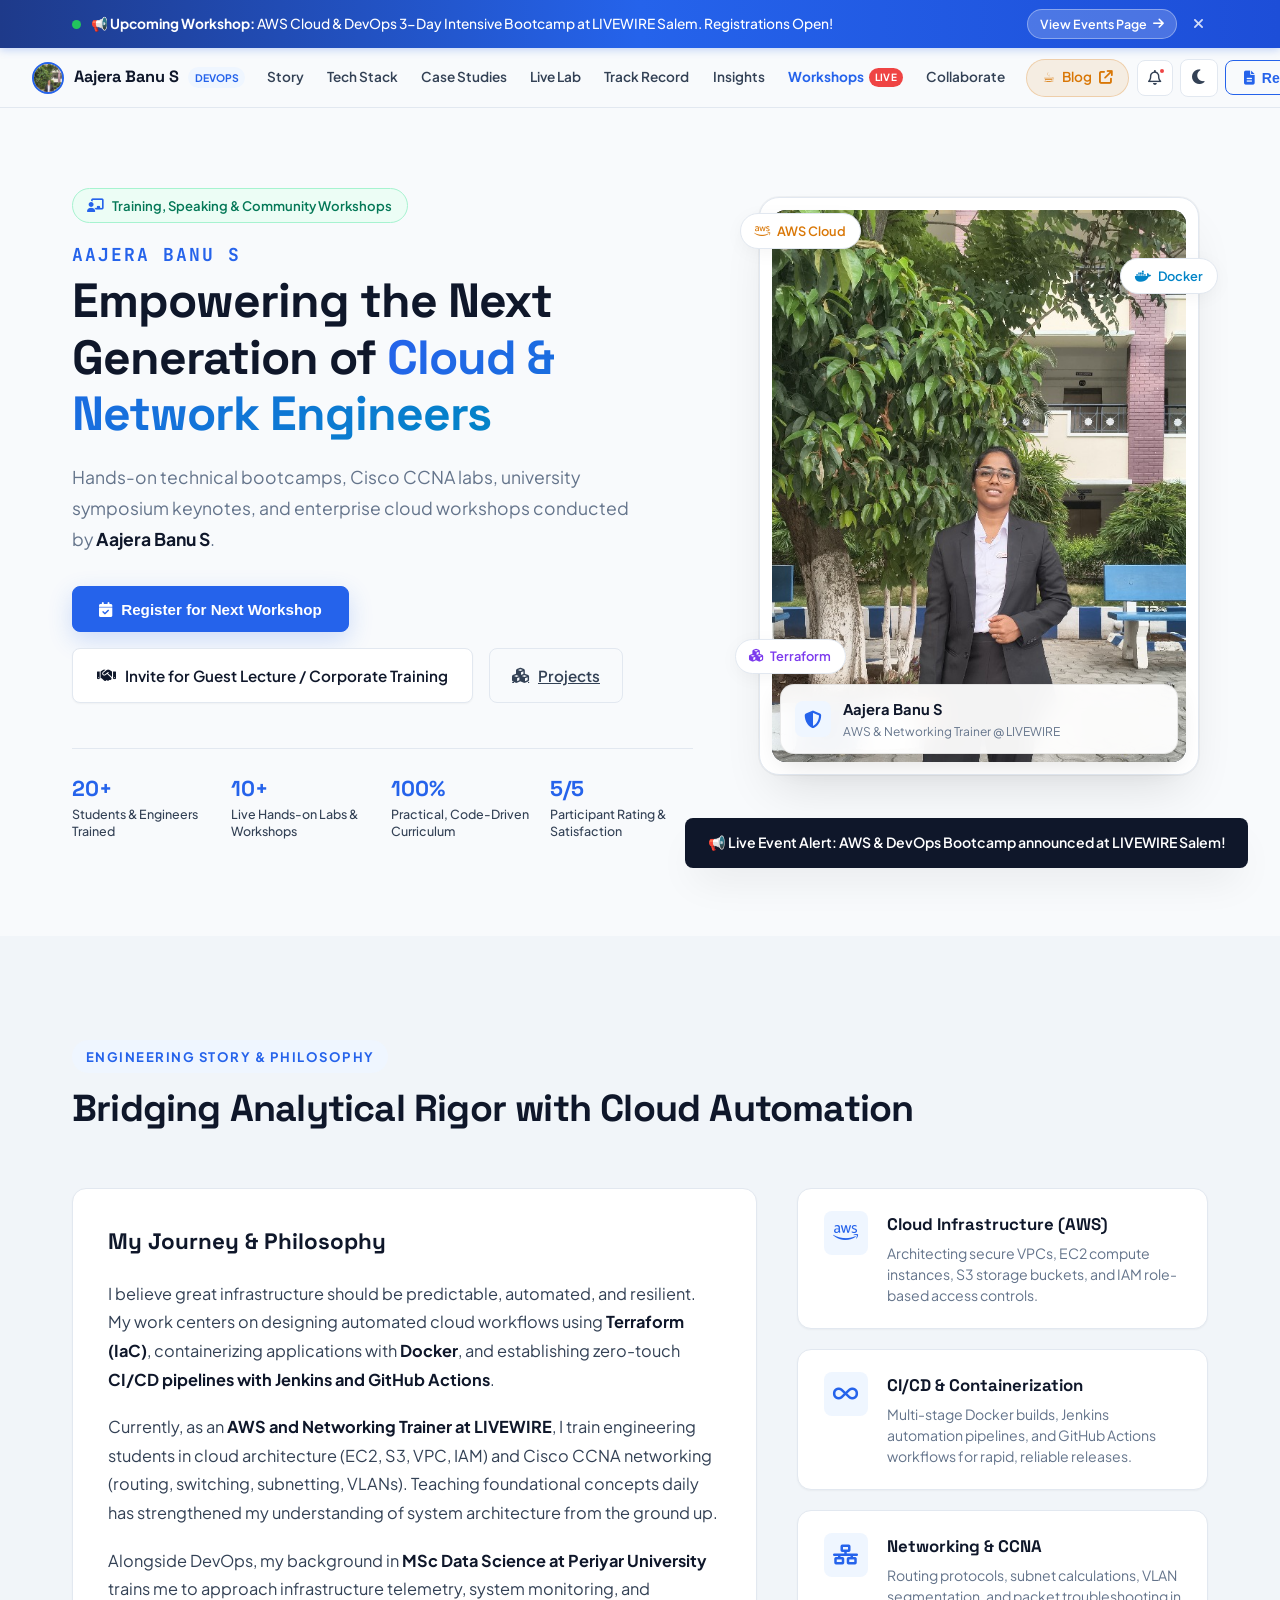
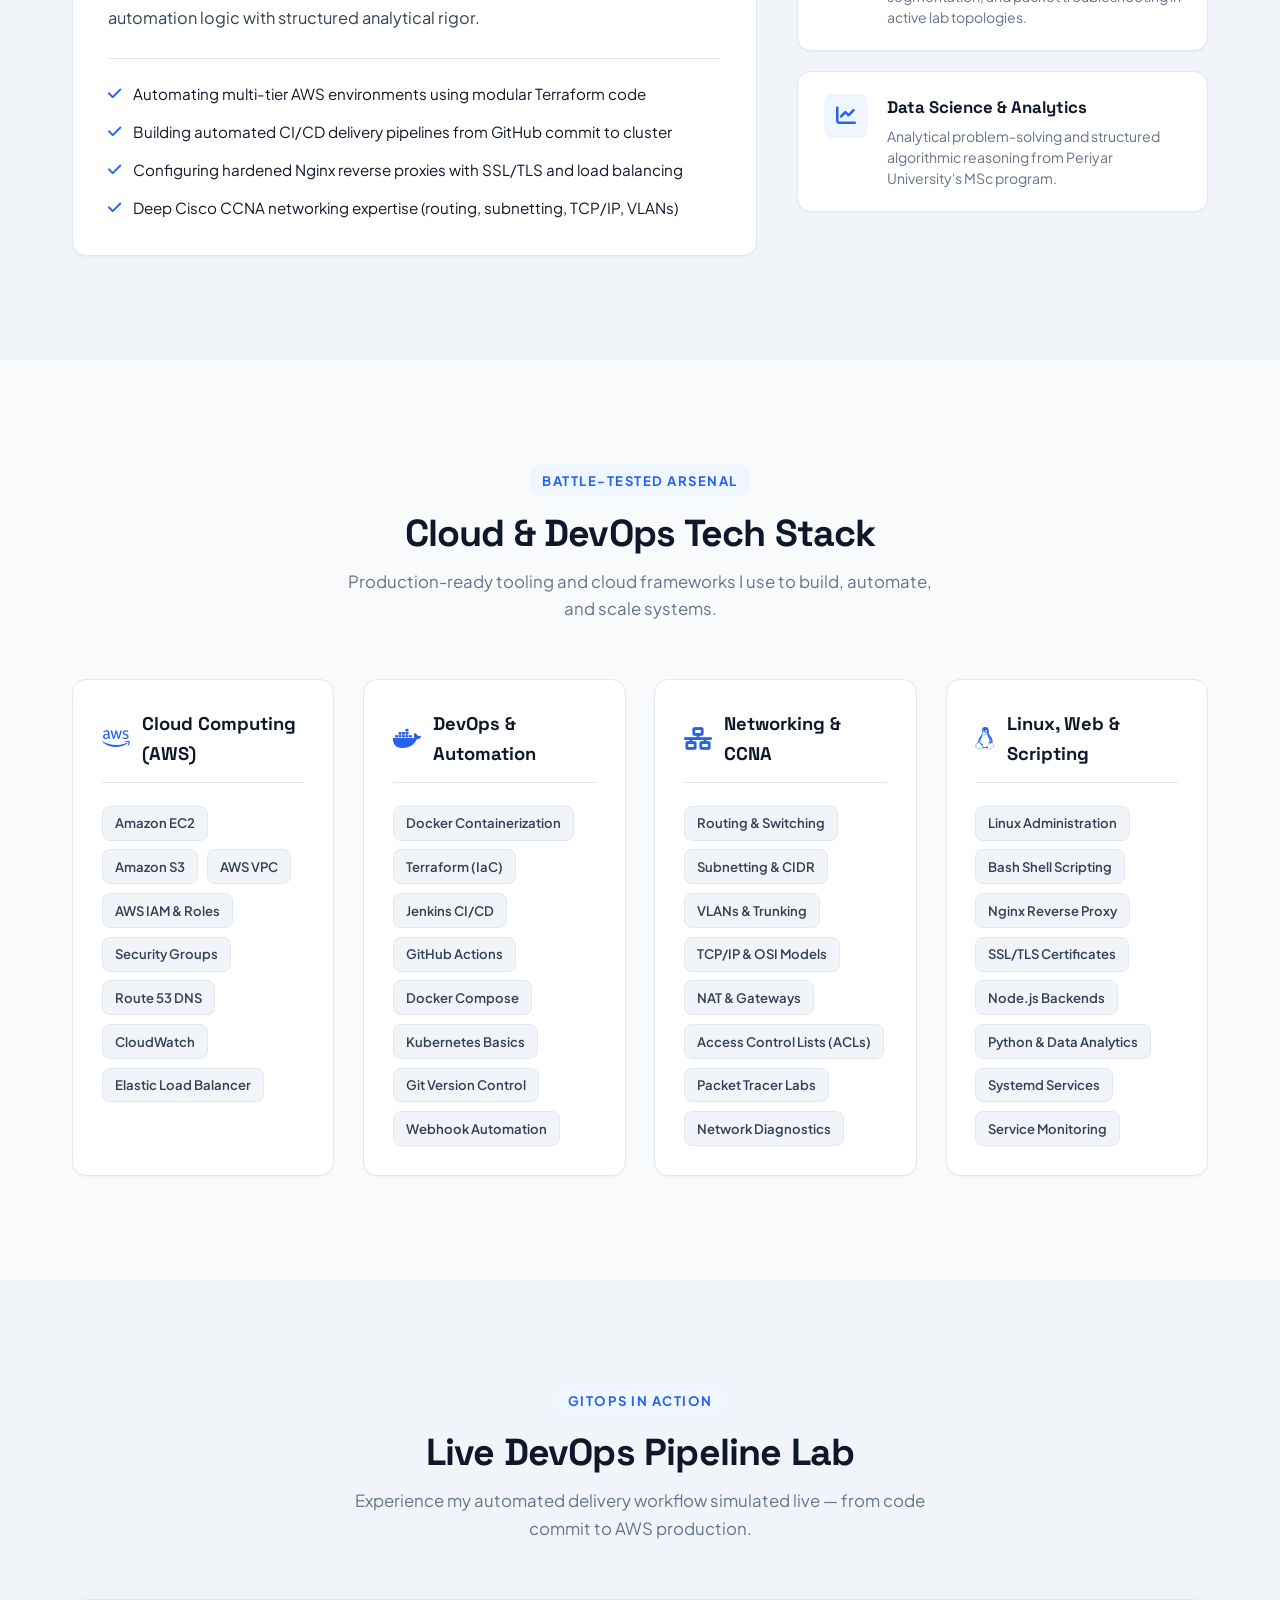
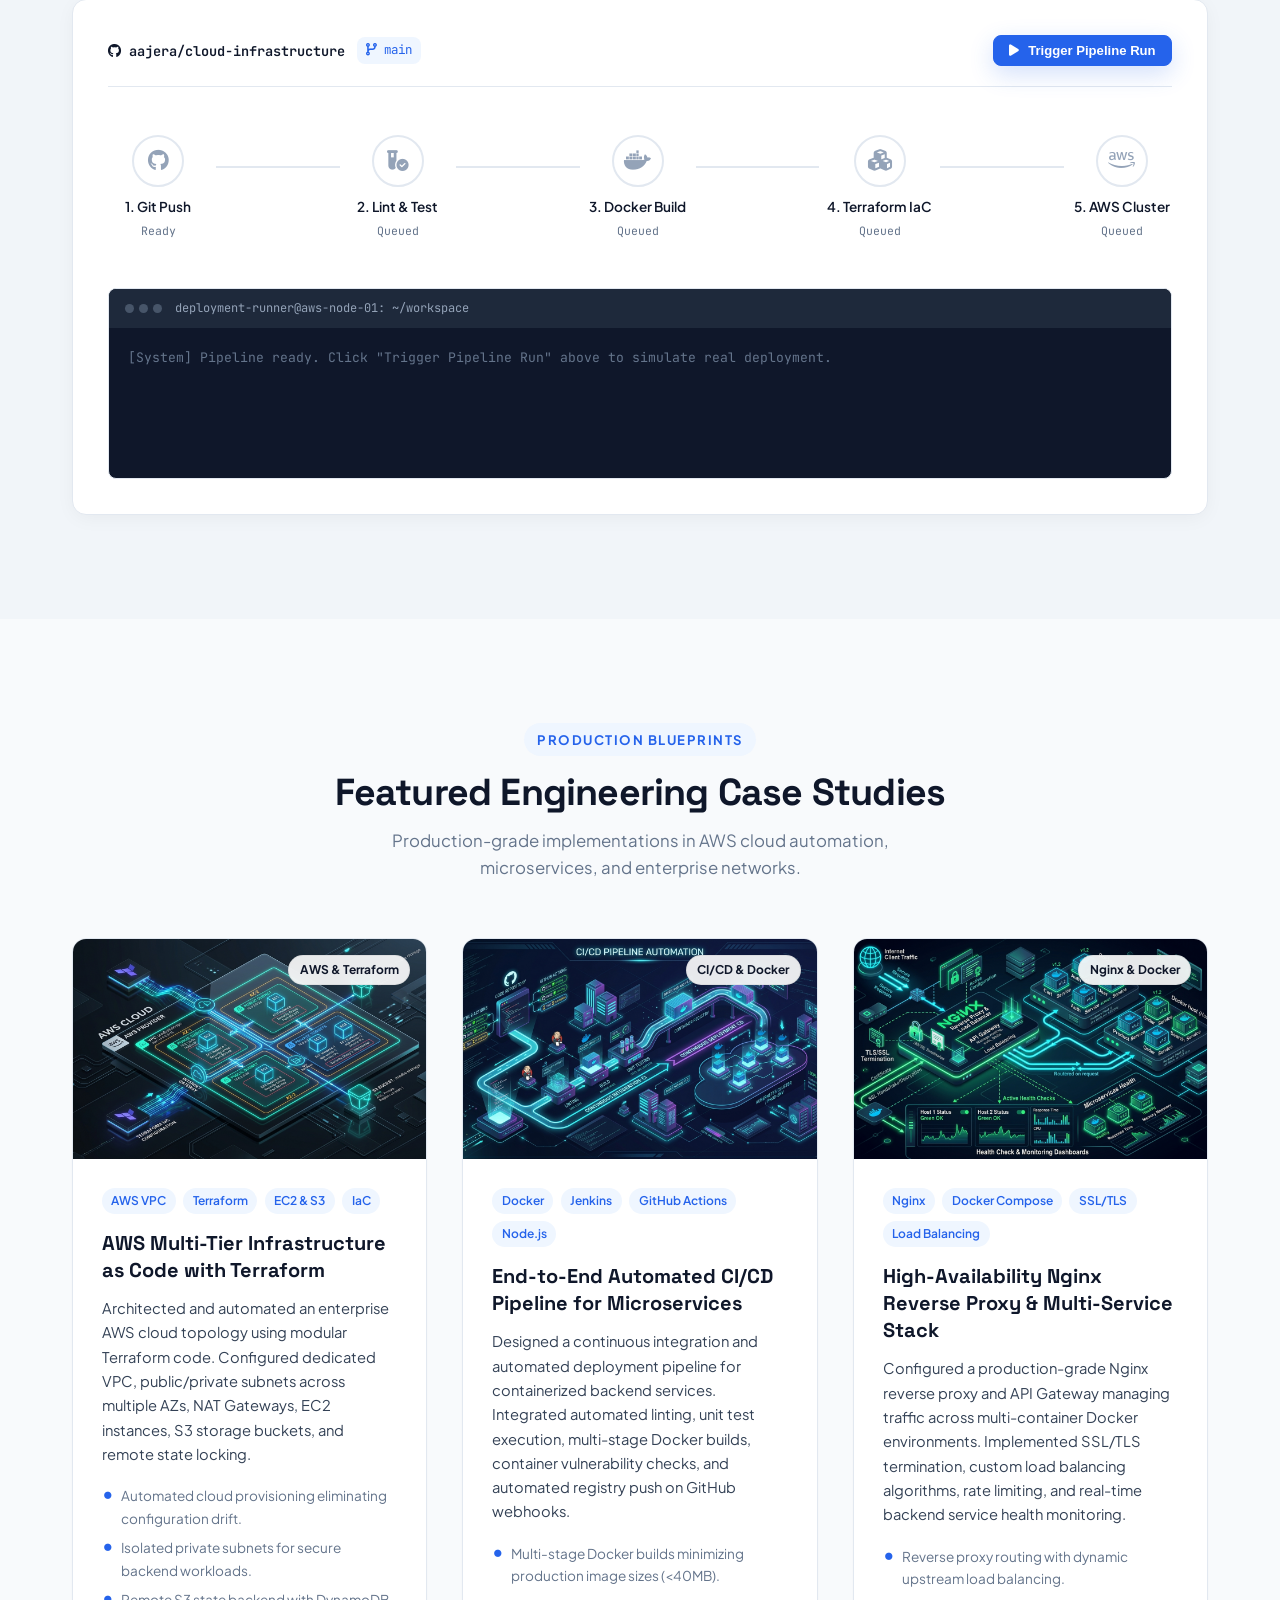
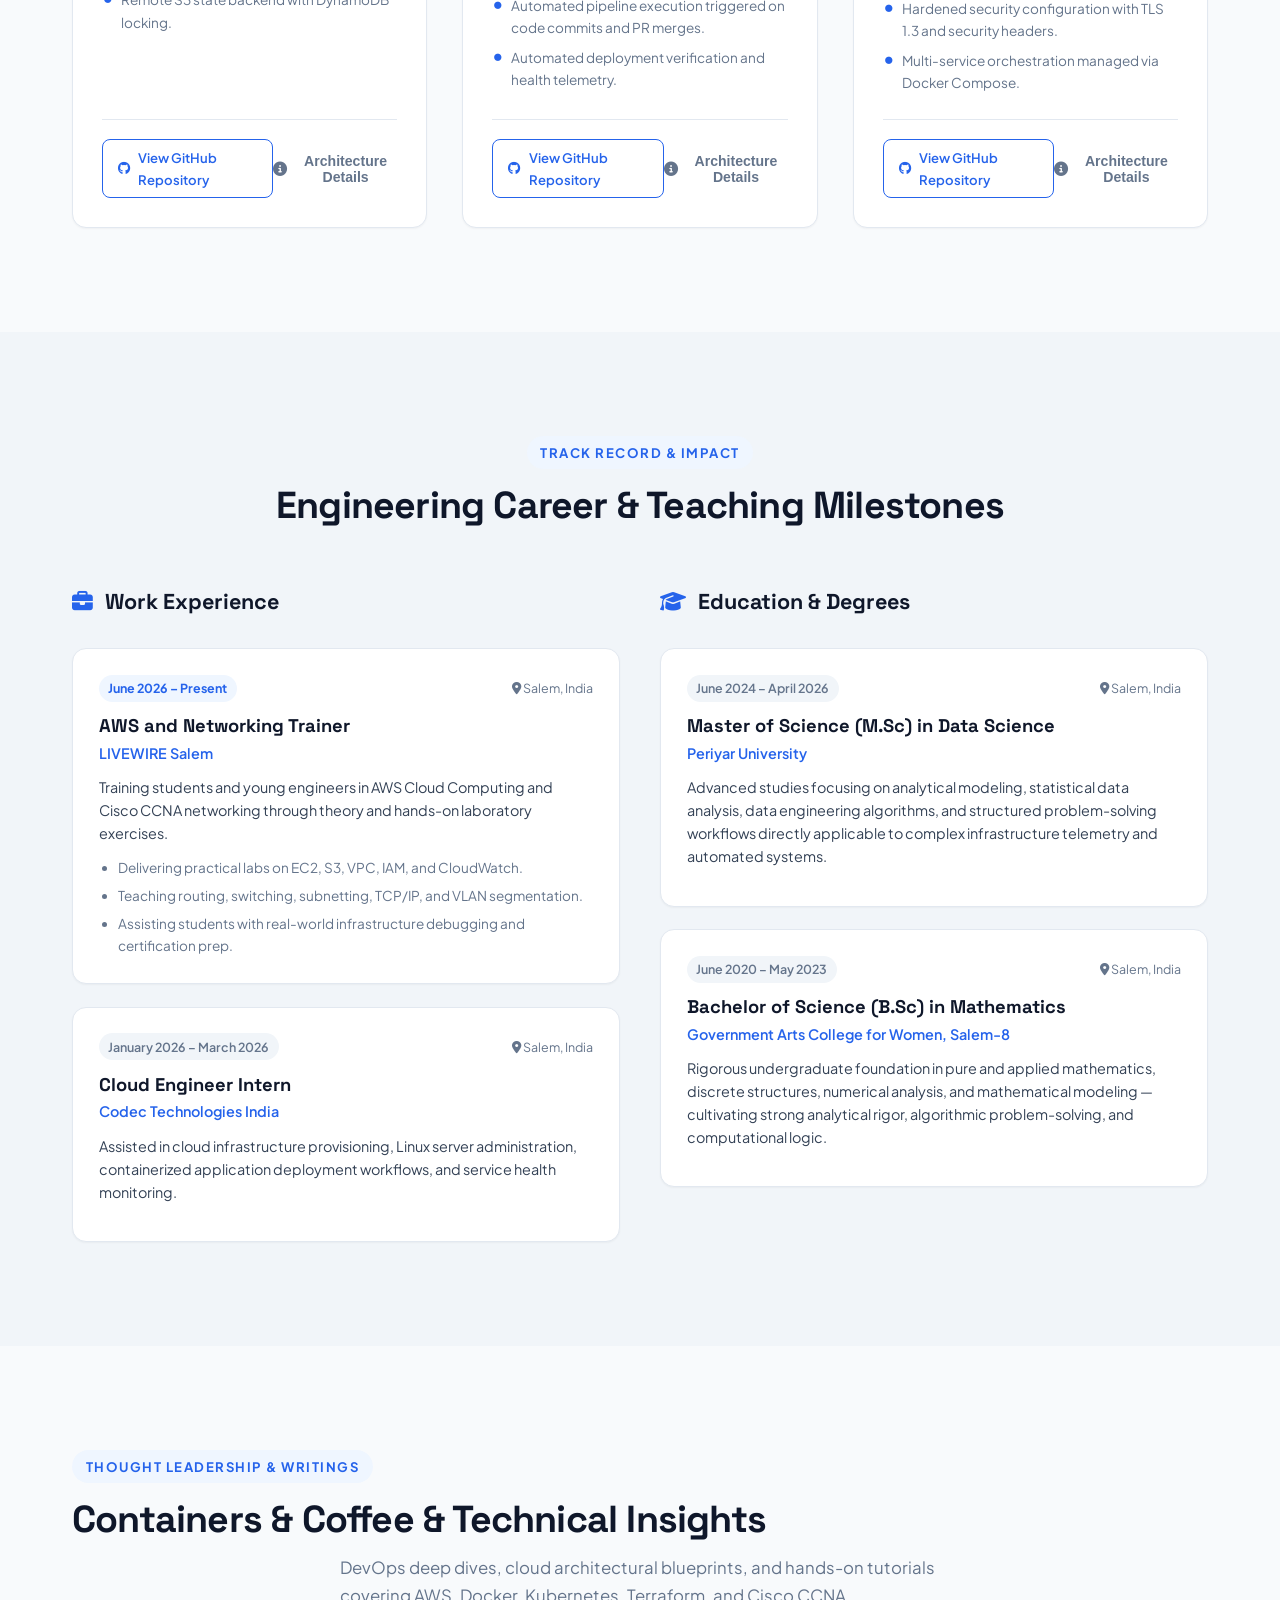
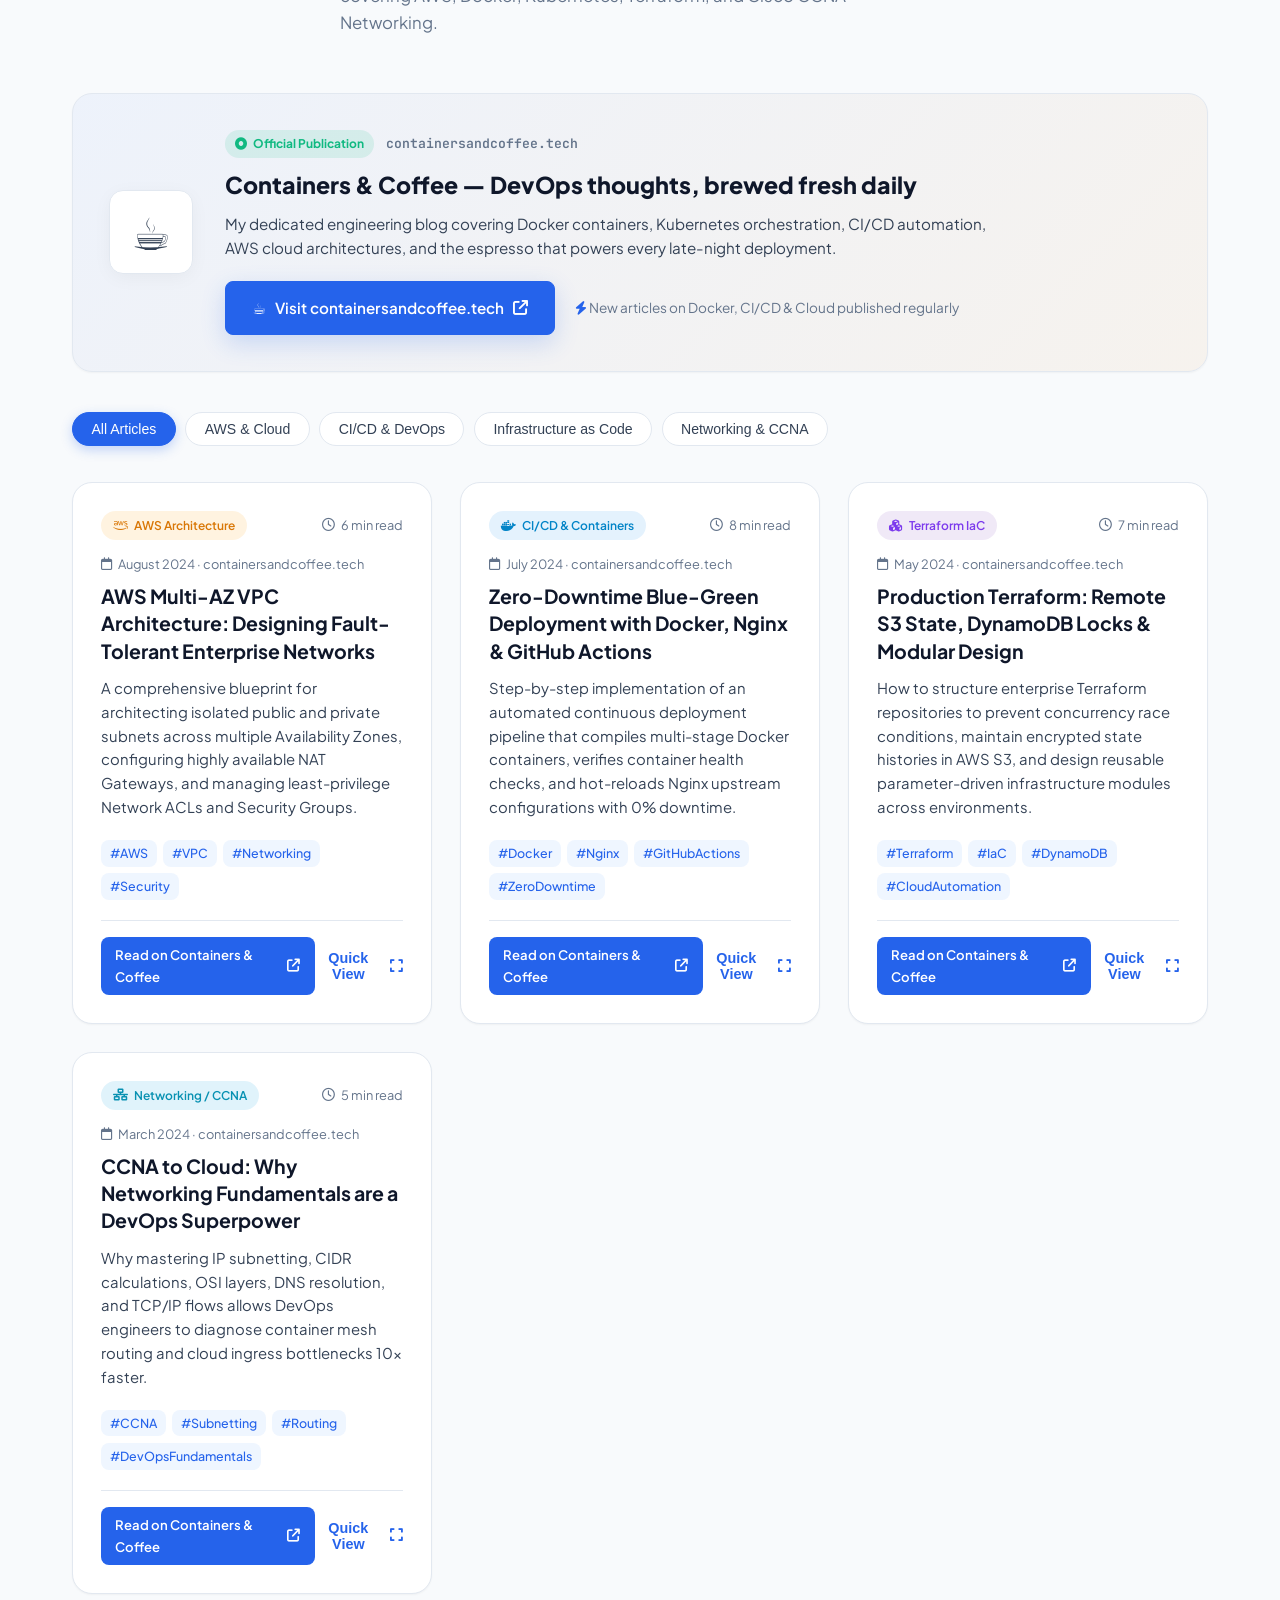
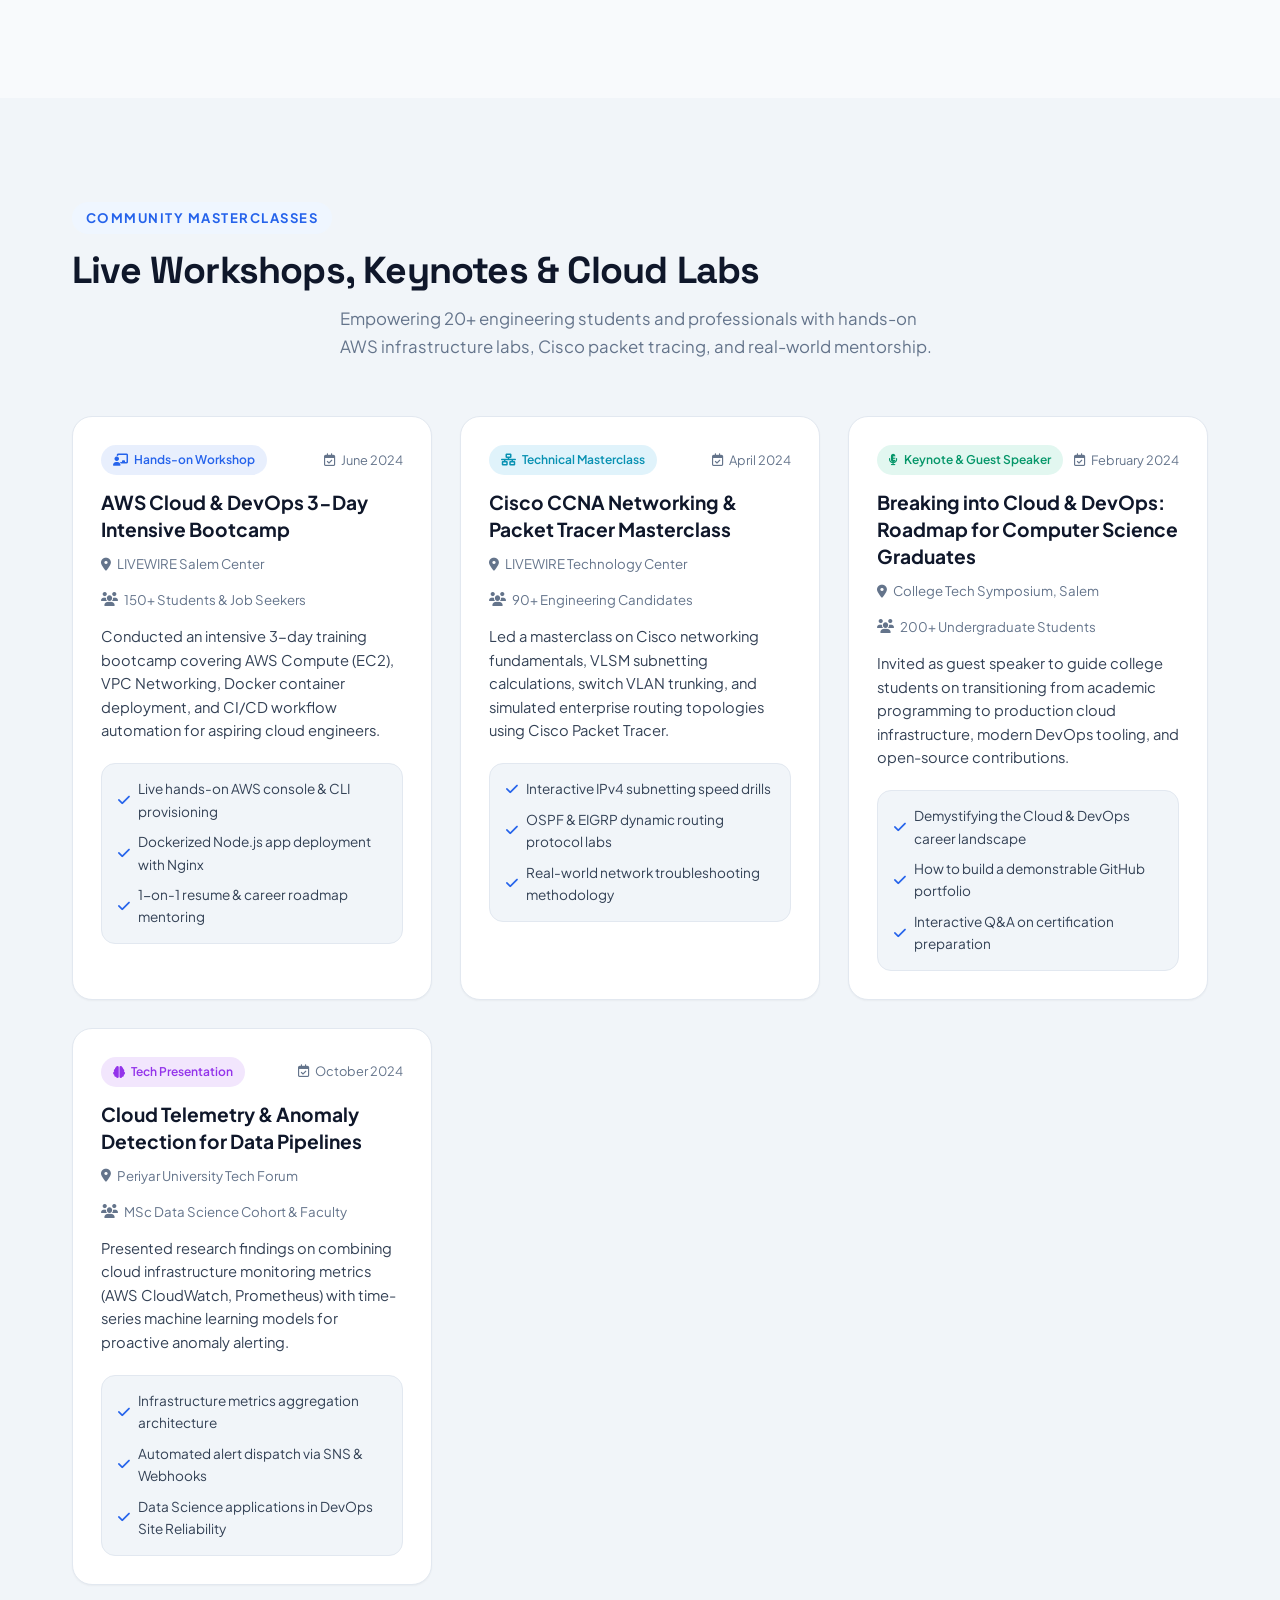
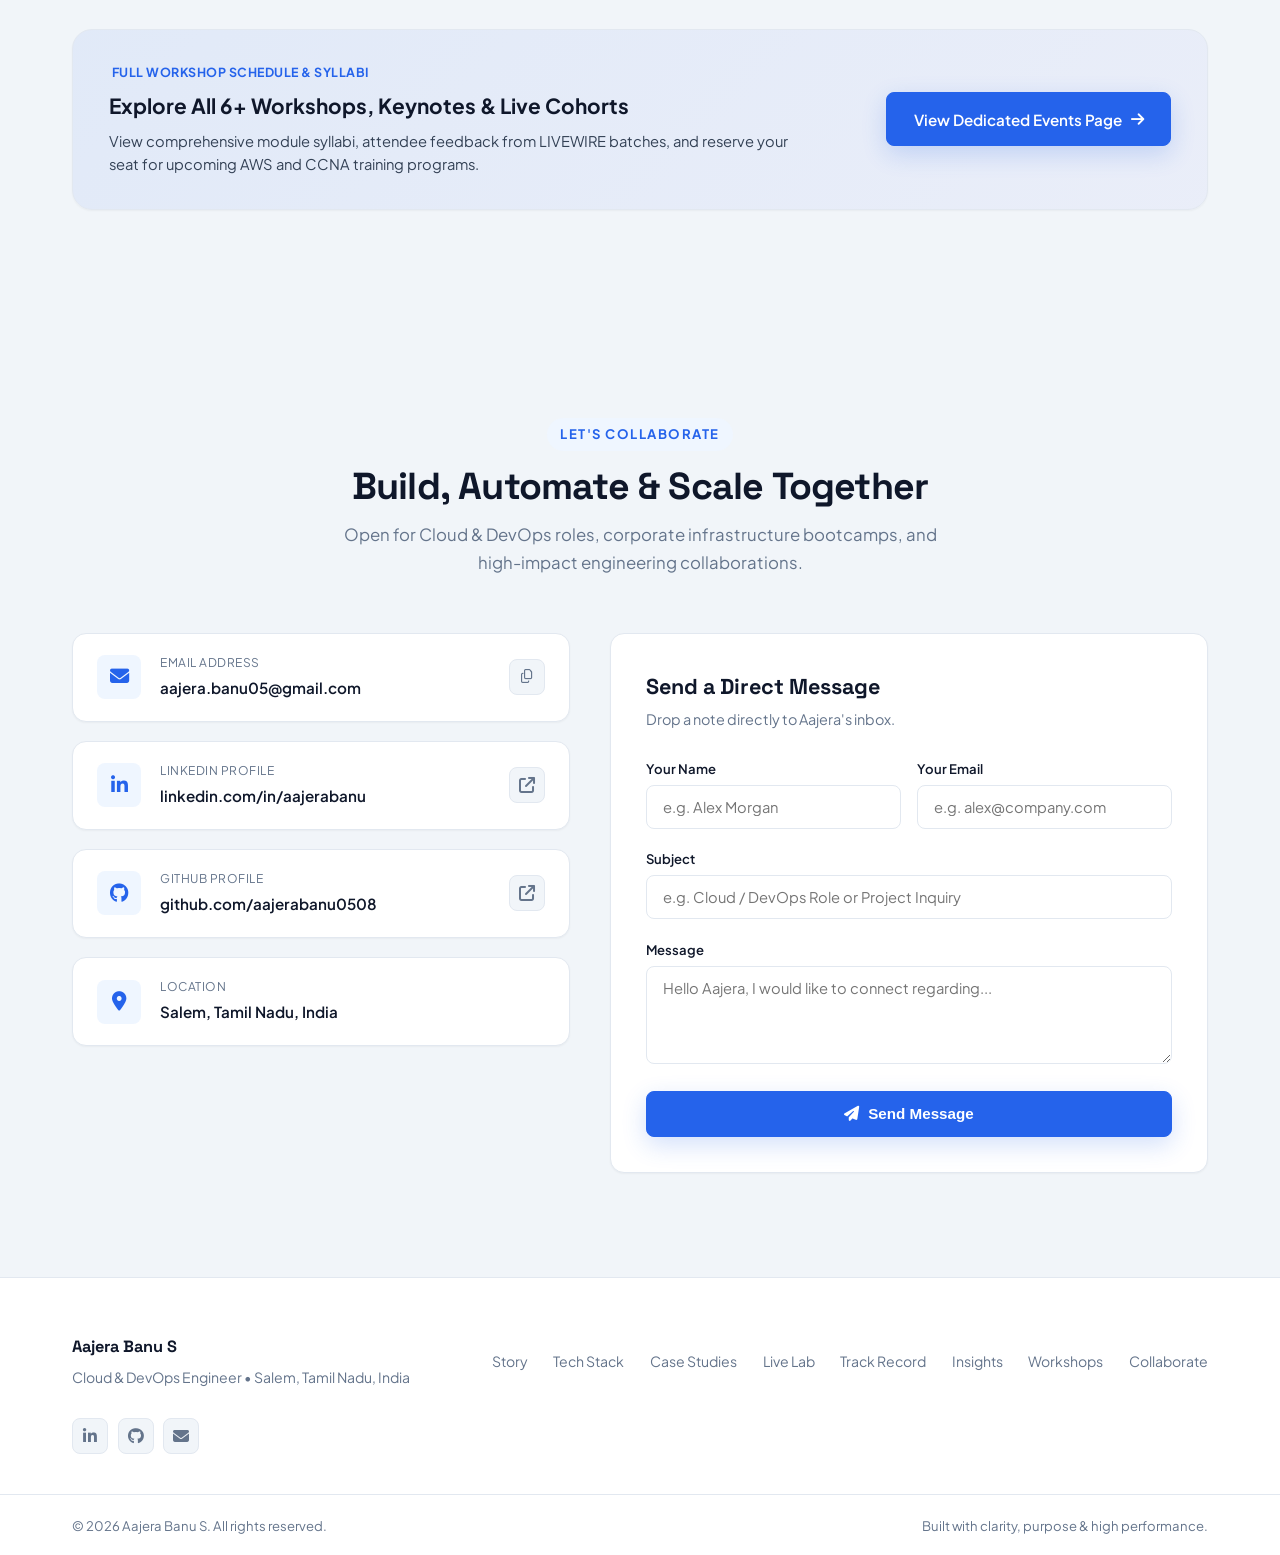
<file: index.html>
<!DOCTYPE html>
<html lang="en" class="scroll-smooth" data-theme="light">
<head>
  <meta charset="UTF-8" />
  <meta name="viewport" content="width=device-width, initial-scale=1.0" />
  
  <!-- Primary SEO Meta Tags -->
  <title>Aajera Banu S | Cloud & DevOps Engineer | Official Portfolio</title>
  <meta name="title" content="Aajera Banu S | Cloud & DevOps Engineer | Official Portfolio" />
  <meta name="description" content="Official portfolio of Aajera Banu S — Cloud & DevOps Engineer, AWS & Cisco Networking Trainer at LIVEWIRE. Author of Containers & Coffee. Specializing in Terraform IaC, Docker, CI/CD pipelines, Kubernetes, and enterprise cloud architecture." />
  <meta name="keywords" content="Aajera Banu, Aajera Banu S, Aajera Banu DevOps, Aajera Banu Cloud, Aajera Banu LinkedIn, Aajera Banu Portfolio, DevOps Engineer Salem, Cloud Engineer Tamil Nadu, AWS Trainer LIVEWIRE, Cisco CCNA Networking, Terraform, Docker, Containers and Coffee" />
  <meta name="author" content="Aajera Banu S" />
  <link rel="canonical" href="https://aajerabanu.github.io/portfolio/" />

  <!-- Favicon & Touch Icons (Displayed next to site in Google Search Results) -->
  <link rel="icon" type="image/png" sizes="32x32" href="assets/images/favicon-32x32.png" />
  <link rel="icon" type="image/png" sizes="16x16" href="assets/images/favicon-16x16.png" />
  <link rel="apple-touch-icon" sizes="180x180" href="assets/images/apple-touch-icon.png" />
  <link rel="shortcut icon" href="favicon.ico" />

  <!-- Google Image Thumbnail & Rich Snippet Directives -->
  <link rel="image_src" href="https://aajerabanu.github.io/portfolio/assets/images/profile-portrait.jpg" />
  <meta name="thumbnail" content="https://aajerabanu.github.io/portfolio/assets/images/profile-portrait.jpg" />

  <!-- Search Engine Crawling Directives -->
  <meta name="robots" content="index, follow, max-snippet:-1, max-image-preview:large, max-video-preview:-1" />
  <meta name="googlebot" content="index, follow, max-snippet:-1, max-image-preview:large, max-video-preview:-1" />
  <meta name="bingbot" content="index, follow, max-snippet:-1, max-image-preview:large, max-video-preview:-1" />

  <!-- Open Graph / Facebook / LinkedIn (Targeted for Google & Social Card Display) -->
  <meta property="og:type" content="profile" />
  <meta property="profile:first_name" content="Aajera" />
  <meta property="profile:last_name" content="Banu S" />
  <meta property="profile:username" content="aajerabanu" />
  <meta property="og:url" content="https://aajerabanu.github.io/portfolio/" />
  <meta property="og:title" content="Aajera Banu S | Cloud & DevOps Engineer | Official Portfolio" />
  <meta property="og:description" content="Official portfolio of Aajera Banu S — Cloud & DevOps Engineer, AWS & Cisco Networking Trainer, and author of Containers & Coffee. Explore live labs, case studies, and engineering workshops." />
  <meta property="og:image" content="https://aajerabanu.github.io/portfolio/assets/images/profile-portrait.jpg" />
  <meta property="og:image:secure_url" content="https://aajerabanu.github.io/portfolio/assets/images/profile-portrait.jpg" />
  <meta property="og:image:type" content="image/jpeg" />
  <meta property="og:image:width" content="576" />
  <meta property="og:image:height" content="576" />
  <meta property="og:image:alt" content="Aajera Banu S — Cloud & DevOps Engineer" />
  <meta property="og:site_name" content="Aajera Banu S Portfolio" />
  <meta property="og:locale" content="en_US" />

  <!-- Twitter Meta Tags -->
  <meta name="twitter:card" content="summary_large_image" />
  <meta name="twitter:url" content="https://aajerabanu.github.io/portfolio/" />
  <meta name="twitter:title" content="Aajera Banu S | Cloud & DevOps Engineer" />
  <meta name="twitter:description" content="Official portfolio of Aajera Banu S — Cloud & DevOps Engineer and AWS & Networking Trainer. Explore production case studies, GitOps pipelines, and technical writings." />
  <meta name="twitter:image" content="https://aajerabanu.github.io/portfolio/assets/images/profile-portrait.jpg" />
  <meta name="twitter:image:alt" content="Aajera Banu S — Cloud & DevOps Engineer" />

  <!-- Schema.org JSON-LD Structured Data (Person, ProfilePage, WebSite, ImageObject) -->
  <script type="application/ld+json">
  {
    "@context": "https://schema.org",
    "@graph": [
      {
        "@type": "Person",
        "@id": "https://aajerabanu.github.io/portfolio/#person",
        "name": "Aajera Banu S",
        "alternateName": ["Aajera Banu", "Aajera", "aajerabanu", "aajerabanu0508"],
        "url": "https://aajerabanu.github.io/portfolio/",
        "image": {
          "@type": "ImageObject",
          "@id": "https://aajerabanu.github.io/portfolio/#personimage",
          "url": "https://aajerabanu.github.io/portfolio/assets/images/profile-portrait.jpg",
          "contentUrl": "https://aajerabanu.github.io/portfolio/assets/images/profile-portrait.jpg",
          "caption": "Aajera Banu S — Cloud & DevOps Engineer",
          "width": 576,
          "height": 576,
          "representativeOfPage": true
        },
        "jobTitle": "Cloud & DevOps Engineer, AWS & Networking Trainer",
        "description": "Cloud and DevOps Engineer and AWS & Cisco Networking Trainer at LIVEWIRE. Creator of Containers & Coffee technical publication.",
        "sameAs": [
          "https://www.linkedin.com/in/aajerabanu/",
          "https://github.com/aajerabanu0508",
          "https://containersandcoffee.tech/"
        ],
        "worksFor": {
          "@type": "Organization",
          "name": "LIVEWIRE",
          "address": {
            "@type": "PostalAddress",
            "addressLocality": "Salem",
            "addressRegion": "Tamil Nadu",
            "addressCountry": "India"
          }
        },
        "alumniOf": [
          {
            "@type": "EducationalOrganization",
            "name": "Periyar University",
            "department": "Master of Science in Data Science"
          },
          {
            "@type": "EducationalOrganization",
            "name": "Government Arts College for Women, Salem-8",
            "department": "Bachelor of Science in Mathematics"
          }
        ],
        "knowsAbout": [
          "DevOps",
          "Cloud Computing",
          "Amazon Web Services (AWS)",
          "Terraform (Infrastructure as Code)",
          "Docker Containerization",
          "Kubernetes",
          "Continuous Integration and Continuous Delivery (CI/CD)",
          "Jenkins",
          "GitHub Actions",
          "Cisco CCNA Networking",
          "Linux Administration",
          "Nginx Reverse Proxy",
          "Data Science",
          "Mathematics"
        ]
      },
      {
        "@type": "WebSite",
        "@id": "https://aajerabanu.github.io/portfolio/#website",
        "url": "https://aajerabanu.github.io/portfolio/",
        "name": "Aajera Banu S — Cloud & DevOps Portfolio",
        "description": "Official personal brand and engineering portfolio of Aajera Banu S.",
        "publisher": {
          "@id": "https://aajerabanu.github.io/portfolio/#person"
        }
      },
      {
        "@type": "ProfilePage",
        "@id": "https://aajerabanu.github.io/portfolio/#profilepage",
        "url": "https://aajerabanu.github.io/portfolio/",
        "name": "Aajera Banu S — Personal Branding & Portfolio",
        "primaryImageOfPage": {
          "@id": "https://aajerabanu.github.io/portfolio/#personimage"
        },
        "about": {
          "@id": "https://aajerabanu.github.io/portfolio/#person"
        },
        "mainEntity": {
          "@id": "https://aajerabanu.github.io/portfolio/#person"
        }
      }
    ]
  }
  </script>

  <!-- Google Fonts: Plus Jakarta Sans & Space Grotesk & JetBrains Mono -->
  <link rel="preconnect" href="https://fonts.googleapis.com" />
  <link rel="preconnect" href="https://fonts.gstatic.com" crossorigin />
  <link href="https://fonts.googleapis.com/css2?family=JetBrains+Mono:wght@400;500;600&family=Plus+Jakarta+Sans:wght@400;500;600;700;800&family=Space+Grotesk:wght@500;600;700&display=swap" rel="stylesheet" />

  <!-- Font Awesome Icons -->
  <link rel="stylesheet" href="https://cdnjs.cloudflare.com/ajax/libs/font-awesome/6.5.1/css/all.min.css" />

  <!-- Main Stylesheet -->
  <link rel="stylesheet" href="style.css" />
</head>
<body>

  <!-- Dashboard Event Notification Alert Banner -->
  <div id="dashboard-event-alert" class="dashboard-event-alert" role="alert">
    <div class="site-container alert-inner">
      <div class="alert-content">
        <span class="live-dot-pulse"></span>
        <span class="alert-text"><strong>📢 Upcoming Workshop:</strong> AWS Cloud & DevOps 3-Day Intensive Bootcamp at LIVEWIRE Salem. Registrations Open!</span>
      </div>
      <div class="alert-actions">
        <a href="events.html" class="alert-link-btn">View Events Page <i class="fa-solid fa-arrow-right"></i></a>
        <button id="close-event-alert" class="alert-dismiss-btn" aria-label="Dismiss notification"><i class="fa-solid fa-xmark"></i></button>
      </div>
    </div>
  </div>

  <!-- Top Navigation Header -->
  <header id="site-header" class="site-header">
    <div class="site-container header-inner">
      <a href="#hero" class="brand-link" aria-label="Aajera Banu Portfolio">
        <span class="brand-avatar-mini">
          <img src="assets/images/profile.jpg" alt="Aajera Banu S — Cloud & DevOps Engineer" />
        </span>
        <span class="brand-name">Aajera Banu S</span>
        <span class="brand-badge">DevOps</span>
      </a>

      <nav class="nav-menu" id="nav-menu">
        <a href="#about" class="nav-link">Story</a>
        <a href="#skills" class="nav-link">Tech Stack</a>
        <a href="#projects" class="nav-link">Case Studies</a>
        <a href="#pipeline" class="nav-link">Live Lab</a>
        <a href="#experience" class="nav-link">Track Record</a>
        <a href="#blogs" class="nav-link">Insights</a>
        <a href="events.html" class="nav-link nav-link-highlight" title="Explore Workshops & Speaking Events">
          <span>Workshops</span>
          <span class="nav-event-badge">Live</span>
        </a>
        <a href="#contact" class="nav-link">Collaborate</a>
      </nav>

      <div class="header-actions">
        <!-- Direct External Blog Link -->
        <a href="https://containersandcoffee.tech/" target="_blank" rel="noopener noreferrer" class="blog-pill-btn" title="Containers & Coffee — DevOps thoughts, brewed fresh daily">
          <span class="coffee-icon">☕</span>
          <span>Blog</span>
          <i class="fa-solid fa-arrow-up-right-from-square"></i>
        </a>

        <!-- Notification Bell Dropdown Button -->
        <button id="notif-bell-btn" class="notif-bell-btn" aria-label="View Event Notifications" title="Event Announcements">
          <i class="fa-regular fa-bell"></i>
          <span class="notif-badge-dot"></span>
        </button>

        <!-- Light / Dark Mode Toggle Button -->
        <button id="theme-toggle-btn" class="theme-toggle-btn" aria-label="Toggle Light and Dark Mode" title="Toggle theme">
          <i class="fa-solid fa-moon dark-icon"></i>
          <i class="fa-solid fa-sun light-icon"></i>
        </button>

        <button id="open-resume-btn" class="btn-primary-outline" aria-label="View Resume">
          <i class="fa-solid fa-file-lines"></i>
          <span>Resume</span>
        </button>
        
        <a href="https://github.com/aajerabanu0508" target="_blank" rel="noopener noreferrer me" class="social-icon-btn" aria-label="GitHub Profile" title="Aajera Banu S on GitHub">
          <i class="fa-brands fa-github"></i>
        </a>
        <a href="https://www.linkedin.com/in/aajerabanu/" target="_blank" rel="noopener noreferrer me" class="social-icon-btn" aria-label="LinkedIn Profile" title="Aajera Banu S on LinkedIn">
          <i class="fa-brands fa-linkedin-in"></i>
        </a>

        <button id="mobile-menu-btn" class="mobile-menu-toggle" aria-label="Toggle Navigation">
          <i class="fa-solid fa-bars"></i>
        </button>
      </div>
    </div>
  </header>

  <!-- Notification Dropdown Popover -->
  <div id="notif-dropdown" class="notif-dropdown">
    <div class="notif-header">
      <h4><i class="fa-solid fa-bell text-accent"></i> Dashboard Notifications</h4>
      <span class="notif-count">1 Live Alert</span>
    </div>
    <div class="notif-list">
      <a href="events.html" class="notif-item unread text-decoration-none">
        <div class="notif-item-icon bg-accent-light"><i class="fa-solid fa-chalkboard-user text-accent"></i></div>
        <div class="notif-item-body">
          <p class="notif-item-title">AWS & DevOps 3-Day Intensive Bootcamp</p>
          <span class="notif-item-meta">LIVEWIRE Salem · Registrations Open now!</span>
        </div>
      </a>
      <a href="https://containersandcoffee.tech/" target="_blank" rel="noopener noreferrer" class="notif-item text-decoration-none">
        <div class="notif-item-icon"><span class="coffee-emoji-sm">☕</span></div>
        <div class="notif-item-body">
          <p class="notif-item-title">Containers & Coffee Publication Live</p>
          <span class="notif-item-meta">Read fresh DevOps articles on the blog ↗</span>
        </div>
      </a>
    </div>
    <div class="notif-footer">
      <a href="events.html" class="btn-ghost-link text-accent">
        <i class="fa-solid fa-calendar-days"></i> View All Events & Workshops →
      </a>
    </div>
  </div>

  <!-- Mobile Drawer Backdrop Overlay -->
  <div id="drawer-backdrop" class="drawer-backdrop"></div>

  <!-- Mobile Drawer Menu -->
  <div id="mobile-menu-drawer" class="mobile-drawer">
    <div class="drawer-header">
      <div class="drawer-title">Navigation</div>
      <button id="drawer-close-btn" class="drawer-close-btn" aria-label="Close menu"><i class="fa-solid fa-xmark"></i></button>
    </div>
    <div class="drawer-scroll-body">
      <div class="drawer-nav">
        <a href="#about" class="drawer-link">
          <i class="fa-regular fa-compass"></i>
          <span>My Story & Philosophy</span>
        </a>
        <a href="#skills" class="drawer-link">
          <i class="fa-solid fa-layer-group"></i>
          <span>Cloud & DevOps Stack</span>
        </a>
        <a href="#projects" class="drawer-link">
          <i class="fa-solid fa-server"></i>
          <span>Production Case Studies</span>
        </a>
        <a href="#pipeline" class="drawer-link">
          <i class="fa-solid fa-terminal"></i>
          <span>Interactive DevOps Lab</span>
        </a>
        <a href="#experience" class="drawer-link">
          <i class="fa-solid fa-timeline"></i>
          <span>Track Record & Impact</span>
        </a>
        <a href="#blogs" class="drawer-link">
          <i class="fa-solid fa-newspaper"></i>
          <span>Technical Insights & Writings</span>
        </a>
        <a href="events.html" class="drawer-link drawer-link-active">
          <i class="fa-solid fa-chalkboard-user"></i>
          <span>Workshops & Masterclasses</span>
          <span class="nav-event-badge">Live</span>
        </a>
        <a href="https://containersandcoffee.tech/" target="_blank" rel="noopener noreferrer" class="drawer-link drawer-link-highlight">
          <span>☕ Containers & Coffee (Blog)</span>
          <i class="fa-solid fa-arrow-up-right-from-square"></i>
        </a>
        <a href="#contact" class="drawer-link">
          <i class="fa-regular fa-paper-plane"></i>
          <span>Let's Build Together</span>
        </a>
        <div class="drawer-action">
          <button id="drawer-resume-btn" class="btn-primary w-full">View Full Resume</button>
        </div>
        <div class="drawer-socials" style="display: flex; gap: 1rem; justify-content: center; margin-top: 1.25rem;">
          <a href="https://www.linkedin.com/in/aajerabanu/" target="_blank" rel="noopener noreferrer me" title="Aajera Banu S on LinkedIn" class="social-icon-btn"><i class="fa-brands fa-linkedin-in"></i></a>
          <a href="https://github.com/aajerabanu0508" target="_blank" rel="noopener noreferrer me" title="Aajera Banu S on GitHub" class="social-icon-btn"><i class="fa-brands fa-github"></i></a>
          <a href="mailto:aajera.banu05@gmail.com" title="Email Aajera Banu" class="social-icon-btn"><i class="fa-solid fa-envelope"></i></a>
        </div>
      </div>
    </div>
  </div>

  <main>
    <!-- HERO SECTION -->
    <section id="hero" class="hero-section">
      <div class="site-container">
        <div class="hero-grid">
          
          <!-- Left Column: Empowering Vision, Authority & Key Metrics -->
          <div class="hero-content">
            <div class="availability-badge">
              <i class="fa-solid fa-chalkboard-user text-accent"></i>
              <span>Training, Speaking & Community Workshops</span>
            </div>

            <h1 class="hero-title">
              <span class="hero-eyebrow-name">Aajera Banu S</span>
              Empowering the Next Generation of <span class="text-gradient">Cloud & Network Engineers</span>
            </h1>

            <p class="hero-lead">
              Hands-on technical bootcamps, Cisco CCNA labs, university symposium keynotes, and enterprise cloud workshops conducted by <strong>Aajera Banu S</strong>.
            </p>

            <div class="hero-actions">
              <button class="btn-primary rsvp-trigger-btn" data-event-title="AWS Cloud Practitioner & DevOps 3-Day Intensive Bootcamp">
                <i class="fa-solid fa-calendar-check"></i>
                <span>Register for Next Workshop</span>
              </button>
              <a href="#contact" class="btn-secondary">
                <i class="fa-solid fa-handshake"></i>
                <span>Invite for Guest Lecture / Corporate Training</span>
              </a>
              <a href="#projects" class="btn-outline">
                <i class="fa-solid fa-cubes"></i>
                <span>Projects</span>
              </a>
            </div>

            <!-- Key 4 Metrics -->
            <div class="hero-stats-row hero-stats-four">
              <div class="stat-box">
                <span class="stat-title">20+</span>
                <span class="stat-subtitle">Students & Engineers Trained</span>
              </div>
              <div class="stat-box">
                <span class="stat-title">10+</span>
                <span class="stat-subtitle">Live Hands-on Labs & Workshops</span>
              </div>
              <div class="stat-box">
                <span class="stat-title">100%</span>
                <span class="stat-subtitle">Practical, Code-Driven Curriculum</span>
              </div>
              <div class="stat-box">
                <span class="stat-title">5/5</span>
                <span class="stat-subtitle">Participant Rating & Satisfaction</span>
              </div>
            </div>
          </div>

          <!-- Right Column: Circular Floating Avatar with Orbital Rings -->
          <!-- Right Column: Clean Portrait Card -->
          <div class="hero-photo-column">
            <div class="photo-card-frame" itemscope itemtype="https://schema.org/Person">
              <meta itemprop="name" content="Aajera Banu S" />
              <meta itemprop="jobTitle" content="Cloud & DevOps Engineer" />
              <link itemprop="sameAs" href="https://www.linkedin.com/in/aajerabanu/" />
              <div class="photo-inner">
                <img src="assets/images/profile.jpg" itemprop="image" alt="Aajera Banu S — Cloud & DevOps Engineer and AWS Trainer" title="Aajera Banu S" class="hero-big-photo" />
              </div>

              <!-- Floating Pill Card on Photo -->
              <div class="photo-info-card">
                <div class="info-card-avatar">
                  <i class="fa-solid fa-shield-halved"></i>
                </div>
                <div>
                  <h3 class="info-card-name">Aajera Banu S</h3>
                  <p class="info-card-role">AWS & Networking Trainer @ LIVEWIRE</p>
                </div>
              </div>

              <!-- Quick Tech Pills -->
              <div class="floating-pill pill-aws">
                <i class="fa-brands fa-aws"></i> AWS Cloud
              </div>
              <div class="floating-pill pill-docker">
                <i class="fa-brands fa-docker"></i> Docker
              </div>
              <div class="floating-pill pill-terraform">
                <i class="fa-solid fa-cubes"></i> Terraform
              </div>
            </div>
          </div>


        </div>
      </div>
    </section>

    <!-- ABOUT SECTION -->
    <section id="about" class="section-padding bg-subtle">
      <div class="site-container">
        <div class="section-intro">
          <span class="sub-heading">ENGINEERING STORY & PHILOSOPHY</span>
          <h2 class="main-heading">Bridging Analytical Rigor with Cloud Automation</h2>
        </div>

        <div class="about-card-grid">
          <div class="about-story-card">
            <h3 class="card-title">My Journey & Philosophy</h3>
            <p>
              I believe great infrastructure should be predictable, automated, and resilient. My work centers on designing automated cloud workflows using <strong>Terraform (IaC)</strong>, containerizing applications with <strong>Docker</strong>, and establishing zero-touch <strong>CI/CD pipelines with Jenkins and GitHub Actions</strong>.
            </p>
            <p>
              Currently, as an <strong>AWS and Networking Trainer at LIVEWIRE</strong>, I train engineering students in cloud architecture (EC2, S3, VPC, IAM) and Cisco CCNA networking (routing, switching, subnetting, VLANs). Teaching foundational concepts daily has strengthened my understanding of system architecture from the ground up.
            </p>
            <p>
              Alongside DevOps, my background in <strong>MSc Data Science at Periyar University</strong> trains me to approach infrastructure telemetry, system monitoring, and automation logic with structured analytical rigor.
            </p>

            <div class="story-highlights">
              <div class="highlight-point">
                <i class="fa-solid fa-check text-accent"></i>
                <span>Automating multi-tier AWS environments using modular Terraform code</span>
              </div>
              <div class="highlight-point">
                <i class="fa-solid fa-check text-accent"></i>
                <span>Building automated CI/CD delivery pipelines from GitHub commit to cluster</span>
              </div>
              <div class="highlight-point">
                <i class="fa-solid fa-check text-accent"></i>
                <span>Configuring hardened Nginx reverse proxies with SSL/TLS and load balancing</span>
              </div>
              <div class="highlight-point">
                <i class="fa-solid fa-check text-accent"></i>
                <span>Deep Cisco CCNA networking expertise (routing, subnetting, TCP/IP, VLANs)</span>
              </div>
            </div>
          </div>

          <!-- Feature Cards -->
          <div class="about-feature-column">
            <div class="feature-box">
              <div class="feature-icon"><i class="fa-brands fa-aws"></i></div>
              <div>
                <h4 class="feature-title">Cloud Infrastructure (AWS)</h4>
                <p class="feature-desc">Architecting secure VPCs, EC2 compute instances, S3 storage buckets, and IAM role-based access controls.</p>
              </div>
            </div>

            <div class="feature-box">
              <div class="feature-icon"><i class="fa-solid fa-infinity"></i></div>
              <div>
                <h4 class="feature-title">CI/CD & Containerization</h4>
                <p class="feature-desc">Multi-stage Docker builds, Jenkins automation pipelines, and GitHub Actions workflows for rapid, reliable releases.</p>
              </div>
            </div>

            <div class="feature-box">
              <div class="feature-icon"><i class="fa-solid fa-network-wired"></i></div>
              <div>
                <h4 class="feature-title">Networking & CCNA</h4>
                <p class="feature-desc">Routing protocols, subnet calculations, VLAN segmentation, and packet troubleshooting in active lab topologies.</p>
              </div>
            </div>

            <div class="feature-box">
              <div class="feature-icon"><i class="fa-solid fa-chart-line"></i></div>
              <div>
                <h4 class="feature-title">Data Science & Analytics</h4>
                <p class="feature-desc">Analytical problem-solving and structured algorithmic reasoning from Periyar University's MSc program.</p>
              </div>
            </div>
          </div>
        </div>
      </div>
    </section>

    <!-- TECHNICAL SKILLS SECTION -->
    <section id="skills" class="section-padding">
      <div class="site-container">
        <div class="section-intro text-center">
          <span class="sub-heading">BATTLE-TESTED ARSENAL</span>
          <h2 class="main-heading">Cloud & DevOps Tech Stack</h2>
          <p class="section-desc">Production-ready tooling and cloud frameworks I use to build, automate, and scale systems.</p>
        </div>

        <div class="skills-card-grid">
          <!-- Skill Category 1 -->
          <div class="skill-category-box">
            <div class="cat-top">
              <i class="fa-brands fa-aws cat-icon"></i>
              <h3 class="cat-title">Cloud Computing (AWS)</h3>
            </div>
            <div class="skill-pill-list">
              <span class="skill-pill">Amazon EC2</span>
              <span class="skill-pill">Amazon S3</span>
              <span class="skill-pill">AWS VPC</span>
              <span class="skill-pill">AWS IAM & Roles</span>
              <span class="skill-pill">Security Groups</span>
              <span class="skill-pill">Route 53 DNS</span>
              <span class="skill-pill">CloudWatch</span>
              <span class="skill-pill">Elastic Load Balancer</span>
            </div>
          </div>

          <!-- Skill Category 2 -->
          <div class="skill-category-box">
            <div class="cat-top">
              <i class="fa-brands fa-docker cat-icon"></i>
              <h3 class="cat-title">DevOps & Automation</h3>
            </div>
            <div class="skill-pill-list">
              <span class="skill-pill">Docker Containerization</span>
              <span class="skill-pill">Terraform (IaC)</span>
              <span class="skill-pill">Jenkins CI/CD</span>
              <span class="skill-pill">GitHub Actions</span>
              <span class="skill-pill">Docker Compose</span>
              <span class="skill-pill">Kubernetes Basics</span>
              <span class="skill-pill">Git Version Control</span>
              <span class="skill-pill">Webhook Automation</span>
            </div>
          </div>

          <!-- Skill Category 3 -->
          <div class="skill-category-box">
            <div class="cat-top">
              <i class="fa-solid fa-network-wired cat-icon"></i>
              <h3 class="cat-title">Networking & CCNA</h3>
            </div>
            <div class="skill-pill-list">
              <span class="skill-pill">Routing & Switching</span>
              <span class="skill-pill">Subnetting & CIDR</span>
              <span class="skill-pill">VLANs & Trunking</span>
              <span class="skill-pill">TCP/IP & OSI Models</span>
              <span class="skill-pill">NAT & Gateways</span>
              <span class="skill-pill">Access Control Lists (ACLs)</span>
              <span class="skill-pill">Packet Tracer Labs</span>
              <span class="skill-pill">Network Diagnostics</span>
            </div>
          </div>

          <!-- Skill Category 4 -->
          <div class="skill-category-box">
            <div class="cat-top">
              <i class="fa-brands fa-linux cat-icon"></i>
              <h3 class="cat-title">Linux, Web & Scripting</h3>
            </div>
            <div class="skill-pill-list">
              <span class="skill-pill">Linux Administration</span>
              <span class="skill-pill">Bash Shell Scripting</span>
              <span class="skill-pill">Nginx Reverse Proxy</span>
              <span class="skill-pill">SSL/TLS Certificates</span>
              <span class="skill-pill">Node.js Backends</span>
              <span class="skill-pill">Python & Data Analytics</span>
              <span class="skill-pill">Systemd Services</span>
              <span class="skill-pill">Service Monitoring</span>
            </div>
          </div>
        </div>
      </div>
    </section>

    <!-- LIVE CI/CD PIPELINE SIMULATOR -->
    <section id="pipeline" class="section-padding bg-subtle">
      <div class="site-container">
        <div class="section-intro text-center">
          <span class="sub-heading">GITOPS IN ACTION</span>
          <h2 class="main-heading">Live DevOps Pipeline Lab</h2>
          <p class="section-desc">Experience my automated delivery workflow simulated live — from code commit to AWS production.</p>
        </div>

        <div class="pipeline-simulator-card">
          <div class="sim-header">
            <div class="sim-repo-info">
              <span class="repo-badge"><i class="fa-brands fa-github"></i> aajera/cloud-infrastructure</span>
              <span class="branch-badge"><i class="fa-solid fa-code-branch"></i> main</span>
            </div>
            <button id="trigger-pipeline-btn" class="btn-primary btn-sm">
              <i class="fa-solid fa-play"></i>
              <span>Trigger Pipeline Run</span>
            </button>
          </div>

          <!-- Pipeline Visual Nodes -->
          <div class="pipeline-visual-track">
            <div class="pipe-node" id="node-1">
              <div class="node-circle"><i class="fa-brands fa-github"></i></div>
              <div class="node-title">1. Git Push</div>
              <div class="node-badge-status">Ready</div>
            </div>
            <div class="node-bar"></div>

            <div class="pipe-node" id="node-2">
              <div class="node-circle"><i class="fa-solid fa-vial-circle-check"></i></div>
              <div class="node-title">2. Lint & Test</div>
              <div class="node-badge-status">Queued</div>
            </div>
            <div class="node-bar"></div>

            <div class="pipe-node" id="node-3">
              <div class="node-circle"><i class="fa-brands fa-docker"></i></div>
              <div class="node-title">3. Docker Build</div>
              <div class="node-badge-status">Queued</div>
            </div>
            <div class="node-bar"></div>

            <div class="pipe-node" id="node-4">
              <div class="node-circle"><i class="fa-solid fa-cubes"></i></div>
              <div class="node-title">4. Terraform IaC</div>
              <div class="node-badge-status">Queued</div>
            </div>
            <div class="node-bar"></div>

            <div class="pipe-node" id="node-5">
              <div class="node-circle"><i class="fa-brands fa-aws"></i></div>
              <div class="node-title">5. AWS Cluster</div>
              <div class="node-badge-status">Queued</div>
            </div>
          </div>

          <!-- Console Output Window -->
          <div class="sim-console">
            <div class="console-titlebar">
              <div class="console-dots">
                <span></span><span></span><span></span>
              </div>
              <span class="console-title">deployment-runner@aws-node-01: ~/workspace</span>
            </div>
            <div id="pipeline-stream" class="console-body">
              <div class="log-entry dim">[System] Pipeline ready. Click "Trigger Pipeline Run" above to simulate real deployment.</div>
            </div>
          </div>
        </div>
      </div>
    </section>

    <!-- FEATURED PROJECTS -->
    <section id="projects" class="section-padding">
      <div class="site-container">
        <div class="section-intro text-center">
          <span class="sub-heading">PRODUCTION BLUEPRINTS</span>
          <h2 class="main-heading">Featured Engineering Case Studies</h2>
          <p class="section-desc">Production-grade implementations in AWS cloud automation, microservices, and enterprise networks.</p>
        </div>

        <div class="projects-display-grid">
          <!-- Project 1 -->
          <article class="project-showcase-card">
            <div class="project-media-wrap">
              <img src="assets/images/project-terraform.jpg" alt="AWS Multi-Tier Infrastructure as Code with Terraform" class="project-img" />
              <span class="media-category-tag">AWS & Terraform</span>
            </div>
            <div class="project-details">
              <div class="project-tag-list">
                <span class="tag-pill">AWS VPC</span>
                <span class="tag-pill">Terraform</span>
                <span class="tag-pill">EC2 & S3</span>
                <span class="tag-pill">IaC</span>
              </div>
              <h3 class="project-card-title">AWS Multi-Tier Infrastructure as Code with Terraform</h3>
              <p class="project-card-summary">
                Architected and automated an enterprise AWS cloud topology using modular Terraform code. Configured dedicated VPC, public/private subnets across multiple AZs, NAT Gateways, EC2 instances, S3 storage buckets, and remote state locking.
              </p>
              <ul class="project-bullet-list">
                <li>Automated cloud provisioning eliminating configuration drift.</li>
                <li>Isolated private subnets for secure backend workloads.</li>
                <li>Remote S3 state backend with DynamoDB locking.</li>
              </ul>
              <div class="project-card-actions">
                <a href="https://github.com/aajerabanu0508" target="_blank" rel="noopener noreferrer" class="btn-primary-outline btn-sm">
                  <i class="fa-brands fa-github"></i> View GitHub Repository
                </a>
                <button class="btn-ghost-link project-modal-btn" data-project="terraform">
                  <i class="fa-solid fa-circle-info"></i> Architecture Details
                </button>
              </div>
            </div>
          </article>

          <!-- Project 2 -->
          <article class="project-showcase-card">
            <div class="project-media-wrap">
              <img src="assets/images/project-cicd.jpg" alt="Automated CI/CD Pipeline for Microservices" class="project-img" />
              <span class="media-category-tag">CI/CD & Docker</span>
            </div>
            <div class="project-details">
              <div class="project-tag-list">
                <span class="tag-pill">Docker</span>
                <span class="tag-pill">Jenkins</span>
                <span class="tag-pill">GitHub Actions</span>
                <span class="tag-pill">Node.js</span>
              </div>
              <h3 class="project-card-title">End-to-End Automated CI/CD Pipeline for Microservices</h3>
              <p class="project-card-summary">
                Designed a continuous integration and automated deployment pipeline for containerized backend services. Integrated automated linting, unit test execution, multi-stage Docker builds, container vulnerability checks, and automated registry push on GitHub webhooks.
              </p>
              <ul class="project-bullet-list">
                <li>Multi-stage Docker builds minimizing production image sizes (&lt;40MB).</li>
                <li>Automated pipeline execution triggered on code commits and PR merges.</li>
                <li>Automated deployment verification and health telemetry.</li>
              </ul>
              <div class="project-card-actions">
                <a href="https://github.com/aajerabanu0508" target="_blank" rel="noopener noreferrer" class="btn-primary-outline btn-sm">
                  <i class="fa-brands fa-github"></i> View GitHub Repository
                </a>
                <button class="btn-ghost-link project-modal-btn" data-project="cicd">
                  <i class="fa-solid fa-circle-info"></i> Architecture Details
                </button>
              </div>
            </div>
          </article>

          <!-- Project 3 -->
          <article class="project-showcase-card">
            <div class="project-media-wrap">
              <img src="assets/images/project-nginx.jpg" alt="Nginx Reverse Proxy & Multi-Service Stack" class="project-img" />
              <span class="media-category-tag">Nginx & Docker</span>
            </div>
            <div class="project-details">
              <div class="project-tag-list">
                <span class="tag-pill">Nginx</span>
                <span class="tag-pill">Docker Compose</span>
                <span class="tag-pill">SSL/TLS</span>
                <span class="tag-pill">Load Balancing</span>
              </div>
              <h3 class="project-card-title">High-Availability Nginx Reverse Proxy & Multi-Service Stack</h3>
              <p class="project-card-summary">
                Configured a production-grade Nginx reverse proxy and API Gateway managing traffic across multi-container Docker environments. Implemented SSL/TLS termination, custom load balancing algorithms, rate limiting, and real-time backend service health monitoring.
              </p>
              <ul class="project-bullet-list">
                <li>Reverse proxy routing with dynamic upstream load balancing.</li>
                <li>Hardened security configuration with TLS 1.3 and security headers.</li>
                <li>Multi-service orchestration managed via Docker Compose.</li>
              </ul>
              <div class="project-card-actions">
                <a href="https://github.com/aajerabanu0508" target="_blank" rel="noopener noreferrer" class="btn-primary-outline btn-sm">
                  <i class="fa-brands fa-github"></i> View GitHub Repository
                </a>
                <button class="btn-ghost-link project-modal-btn" data-project="nginx">
                  <i class="fa-solid fa-circle-info"></i> Architecture Details
                </button>
              </div>
            </div>
          </article>
        </div>
      </div>
    </section>

    <!-- EXPERIENCE & EDUCATION SECTION -->
    <section id="experience" class="section-padding bg-subtle">
      <div class="site-container">
        <div class="section-intro text-center">
          <span class="sub-heading">TRACK RECORD & IMPACT</span>
          <h2 class="main-heading">Engineering Career & Teaching Milestones</h2>
        </div>

        <div class="timeline-two-column">
          <!-- Work Experience Column -->
          <div class="timeline-col">
            <div class="col-head">
              <i class="fa-solid fa-briefcase"></i>
              <h3>Work Experience</h3>
            </div>

            <div class="timeline-cards">
              <div class="timeline-entry-card">
                <div class="entry-header">
                  <span class="entry-period active-period">June 2026 – Present</span>
                  <span class="entry-loc"><i class="fa-solid fa-location-dot"></i> Salem, India</span>
                </div>
                <h4 class="entry-title">AWS and Networking Trainer</h4>
                <div class="entry-company">LIVEWIRE Salem</div>
                <p class="entry-text">
                  Training students and young engineers in AWS Cloud Computing and Cisco CCNA networking through theory and hands-on laboratory exercises.
                </p>
                <ul class="entry-points">
                  <li>Delivering practical labs on EC2, S3, VPC, IAM, and CloudWatch.</li>
                  <li>Teaching routing, switching, subnetting, TCP/IP, and VLAN segmentation.</li>
                  <li>Assisting students with real-world infrastructure debugging and certification prep.</li>
                </ul>
              </div>

              <div class="timeline-entry-card">
                <div class="entry-header">
                  <span class="entry-period">January 2026 – March 2026</span>
                  <span class="entry-loc"><i class="fa-solid fa-location-dot"></i> Salem, India</span>
                </div>
                <h4 class="entry-title">Cloud Engineer Intern</h4>
                <div class="entry-company">Codec Technologies India</div>
                <p class="entry-text">
                  Assisted in cloud infrastructure provisioning, Linux server administration, containerized application deployment workflows, and service health monitoring.
                </p>
              </div>
            </div>
          </div>

          <!-- Education Column -->
          <div class="timeline-col">
            <div class="col-head">
              <i class="fa-solid fa-graduation-cap"></i>
              <h3>Education & Degrees</h3>
            </div>

            <div class="timeline-cards">
              <div class="timeline-entry-card">
                <div class="entry-header">
                  <span class="entry-period">June 2024 – April 2026</span>
                  <span class="entry-loc"><i class="fa-solid fa-location-dot"></i> Salem, India</span>
                </div>
                <h4 class="entry-title">Master of Science (M.Sc) in Data Science</h4>
                <div class="entry-company">Periyar University</div>
                <p class="entry-text">
                  Advanced studies focusing on analytical modeling, statistical data analysis, data engineering algorithms, and structured problem-solving workflows directly applicable to complex infrastructure telemetry and automated systems.
                </p>
              </div>

              <div class="timeline-entry-card">
                <div class="entry-header">
                  <span class="entry-period">June 2020 – May 2023</span>
                  <span class="entry-loc"><i class="fa-solid fa-location-dot"></i> Salem, India</span>
                </div>
                <h4 class="entry-title">Bachelor of Science (B.Sc) in Mathematics</h4>
                <div class="entry-company">Government Arts College for Women, Salem-8</div>
                <p class="entry-text">
                  Rigorous undergraduate foundation in pure and applied mathematics, discrete structures, numerical analysis, and mathematical modeling — cultivating strong analytical rigor, algorithmic problem-solving, and computational logic.
                </p>
              </div>
            </div>
          </div>
        </div>
      </div>
    </section>

    <!-- BLOGS & TECHNICAL ARTICLES SECTION -->
    <section id="blogs" class="section-padding">
      <div class="site-container">
        <div class="section-intro">
          <span class="sub-heading">THOUGHT LEADERSHIP & WRITINGS</span>
          <h2 class="main-heading">Containers & Coffee & Technical Insights</h2>
          <p class="section-desc">DevOps deep dives, cloud architectural blueprints, and hands-on tutorials covering AWS, Docker, Kubernetes, Terraform, and Cisco CCNA Networking.</p>
        </div>

        <!-- Containers & Coffee Publication Spotlight Banner -->
        <div class="blog-publication-banner">
          <div class="banner-coffee-icon">
            <span class="coffee-emoji">☕</span>
            <div class="steam-ring"></div>
          </div>
          <div class="banner-content">
            <div class="banner-badge-row">
              <span class="banner-live-badge"><i class="fa-solid fa-circle-dot"></i> Official Publication</span>
              <span class="banner-domain">containersandcoffee.tech</span>
            </div>
            <h3 class="banner-title">Containers & Coffee — DevOps thoughts, brewed fresh daily</h3>
            <p class="banner-desc">
              My dedicated engineering blog covering Docker containers, Kubernetes orchestration, CI/CD automation, AWS cloud architectures, and the espresso that powers every late-night deployment.
            </p>
            <div class="banner-actions">
              <a href="https://containersandcoffee.tech/" target="_blank" rel="noopener noreferrer" class="btn-primary">
                <span class="btn-coffee-emoji">☕</span>
                <span>Visit containersandcoffee.tech</span>
                <i class="fa-solid fa-arrow-up-right-from-square"></i>
              </a>
              <span class="banner-subtext"><i class="fa-solid fa-bolt text-accent"></i> New articles on Docker, CI/CD & Cloud published regularly</span>
            </div>
          </div>
        </div>

        <!-- Category Filters -->
        <div class="blog-filters">
          <button class="filter-pill active" data-filter="all">All Articles</button>
          <button class="filter-pill" data-filter="aws">AWS & Cloud</button>
          <button class="filter-pill" data-filter="devops">CI/CD & DevOps</button>
          <button class="filter-pill" data-filter="iac">Infrastructure as Code</button>
          <button class="filter-pill" data-filter="networking">Networking & CCNA</button>
        </div>

        <!-- Blog Grid -->
        <div class="blog-cards-grid">
          
          <!-- Article 1 -->
          <article class="blog-card" data-category="aws">
            <div class="blog-card-header">
              <span class="blog-badge badge-aws"><i class="fa-brands fa-aws"></i> AWS Architecture</span>
              <span class="blog-read-time"><i class="fa-regular fa-clock"></i> 6 min read</span>
            </div>
            <div class="blog-date"><i class="fa-regular fa-calendar"></i> August 2024 · containersandcoffee.tech</div>
            <h3 class="blog-title">AWS Multi-AZ VPC Architecture: Designing Fault-Tolerant Enterprise Networks</h3>
            <p class="blog-excerpt">
              A comprehensive blueprint for architecting isolated public and private subnets across multiple Availability Zones, configuring highly available NAT Gateways, and managing least-privilege Network ACLs and Security Groups.
            </p>
            <div class="blog-tags">
              <span class="tag-item">#AWS</span>
              <span class="tag-item">#VPC</span>
              <span class="tag-item">#Networking</span>
              <span class="tag-item">#Security</span>
            </div>
            <div class="blog-footer">
              <a href="https://containersandcoffee.tech/" target="_blank" rel="noopener noreferrer" class="btn-primary-xs">
                <span>Read on Containers & Coffee</span>
                <i class="fa-solid fa-arrow-up-right-from-square"></i>
              </a>
              <button class="btn-ghost-link read-article-btn" data-article="vpc-architecture" title="Quick overview in modal">
                <span>Quick View</span>
                <i class="fa-solid fa-expand"></i>
              </button>
            </div>
          </article>

          <!-- Article 2 -->
          <article class="blog-card" data-category="devops">
            <div class="blog-card-header">
              <span class="blog-badge badge-docker"><i class="fa-brands fa-docker"></i> CI/CD & Containers</span>
              <span class="blog-read-time"><i class="fa-regular fa-clock"></i> 8 min read</span>
            </div>
            <div class="blog-date"><i class="fa-regular fa-calendar"></i> July 2024 · containersandcoffee.tech</div>
            <h3 class="blog-title">Zero-Downtime Blue-Green Deployment with Docker, Nginx & GitHub Actions</h3>
            <p class="blog-excerpt">
              Step-by-step implementation of an automated continuous deployment pipeline that compiles multi-stage Docker containers, verifies container health checks, and hot-reloads Nginx upstream configurations with 0% downtime.
            </p>
            <div class="blog-tags">
              <span class="tag-item">#Docker</span>
              <span class="tag-item">#Nginx</span>
              <span class="tag-item">#GitHubActions</span>
              <span class="tag-item">#ZeroDowntime</span>
            </div>
            <div class="blog-footer">
              <a href="https://containersandcoffee.tech/" target="_blank" rel="noopener noreferrer" class="btn-primary-xs">
                <span>Read on Containers & Coffee</span>
                <i class="fa-solid fa-arrow-up-right-from-square"></i>
              </a>
              <button class="btn-ghost-link read-article-btn" data-article="blue-green" title="Quick overview in modal">
                <span>Quick View</span>
                <i class="fa-solid fa-expand"></i>
              </button>
            </div>
          </article>

          <!-- Article 3 -->
          <article class="blog-card" data-category="iac">
            <div class="blog-card-header">
              <span class="blog-badge badge-terraform"><i class="fa-solid fa-cubes"></i> Terraform IaC</span>
              <span class="blog-read-time"><i class="fa-regular fa-clock"></i> 7 min read</span>
            </div>
            <div class="blog-date"><i class="fa-regular fa-calendar"></i> May 2024 · containersandcoffee.tech</div>
            <h3 class="blog-title">Production Terraform: Remote S3 State, DynamoDB Locks & Modular Design</h3>
            <p class="blog-excerpt">
              How to structure enterprise Terraform repositories to prevent concurrency race conditions, maintain encrypted state histories in AWS S3, and design reusable parameter-driven infrastructure modules across environments.
            </p>
            <div class="blog-tags">
              <span class="tag-item">#Terraform</span>
              <span class="tag-item">#IaC</span>
              <span class="tag-item">#DynamoDB</span>
              <span class="tag-item">#CloudAutomation</span>
            </div>
            <div class="blog-footer">
              <a href="https://containersandcoffee.tech/" target="_blank" rel="noopener noreferrer" class="btn-primary-xs">
                <span>Read on Containers & Coffee</span>
                <i class="fa-solid fa-arrow-up-right-from-square"></i>
              </a>
              <button class="btn-ghost-link read-article-btn" data-article="terraform-production" title="Quick overview in modal">
                <span>Quick View</span>
                <i class="fa-solid fa-expand"></i>
              </button>
            </div>
          </article>

          <!-- Article 4 -->
          <article class="blog-card" data-category="networking">
            <div class="blog-card-header">
              <span class="blog-badge badge-cisco"><i class="fa-solid fa-network-wired"></i> Networking / CCNA</span>
              <span class="blog-read-time"><i class="fa-regular fa-clock"></i> 5 min read</span>
            </div>
            <div class="blog-date"><i class="fa-regular fa-calendar"></i> March 2024 · containersandcoffee.tech</div>
            <h3 class="blog-title">CCNA to Cloud: Why Networking Fundamentals are a DevOps Superpower</h3>
            <p class="blog-excerpt">
              Why mastering IP subnetting, CIDR calculations, OSI layers, DNS resolution, and TCP/IP flows allows DevOps engineers to diagnose container mesh routing and cloud ingress bottlenecks 10x faster.
            </p>
            <div class="blog-tags">
              <span class="tag-item">#CCNA</span>
              <span class="tag-item">#Subnetting</span>
              <span class="tag-item">#Routing</span>
              <span class="tag-item">#DevOpsFundamentals</span>
            </div>
            <div class="blog-footer">
              <a href="https://containersandcoffee.tech/" target="_blank" rel="noopener noreferrer" class="btn-primary-xs">
                <span>Read on Containers & Coffee</span>
                <i class="fa-solid fa-arrow-up-right-from-square"></i>
              </a>
              <button class="btn-ghost-link read-article-btn" data-article="ccna-devops" title="Quick overview in modal">
                <span>Quick View</span>
                <i class="fa-solid fa-expand"></i>
              </button>
            </div>
          </article>

        </div>
      </div>
    </section>

    <section id="events" class="section-padding bg-subtle">
      <div class="site-container">
        <div class="section-intro">
          <span class="sub-heading">COMMUNITY MASTERCLASSES</span>
          <h2 class="main-heading">Live Workshops, Keynotes & Cloud Labs</h2>
          <p class="section-desc">Empowering 20+ engineering students and professionals with hands-on AWS infrastructure labs, Cisco packet tracing, and real-world mentorship.</p>
        </div>

        <div class="events-cards-grid">

          <!-- Event 1 -->
          <div class="event-card">
            <div class="event-top-bar">
              <span class="event-type-badge badge-livewire"><i class="fa-solid fa-chalkboard-user"></i> Hands-on Workshop</span>
              <span class="event-date-pill"><i class="fa-regular fa-calendar-check"></i> June 2024</span>
            </div>
            <h3 class="event-title">AWS Cloud & DevOps 3-Day Intensive Bootcamp</h3>
            <div class="event-location-row">
              <span class="event-loc"><i class="fa-solid fa-location-dot"></i> LIVEWIRE Salem Center</span>
              <span class="event-audience"><i class="fa-solid fa-users"></i> 150+ Students & Job Seekers</span>
            </div>
            <p class="event-desc">
              Conducted an intensive 3-day training bootcamp covering AWS Compute (EC2), VPC Networking, Docker container deployment, and CI/CD workflow automation for aspiring cloud engineers.
            </p>
            <div class="event-key-points">
              <div class="point-item"><i class="fa-solid fa-check text-accent"></i> Live hands-on AWS console & CLI provisioning</div>
              <div class="point-item"><i class="fa-solid fa-check text-accent"></i> Dockerized Node.js app deployment with Nginx</div>
              <div class="point-item"><i class="fa-solid fa-check text-accent"></i> 1-on-1 resume & career roadmap mentoring</div>
            </div>
          </div>

          <!-- Event 2 -->
          <div class="event-card">
            <div class="event-top-bar">
              <span class="event-type-badge badge-cisco"><i class="fa-solid fa-network-wired"></i> Technical Masterclass</span>
              <span class="event-date-pill"><i class="fa-regular fa-calendar-check"></i> April 2024</span>
            </div>
            <h3 class="event-title">Cisco CCNA Networking & Packet Tracer Masterclass</h3>
            <div class="event-location-row">
              <span class="event-loc"><i class="fa-solid fa-location-dot"></i> LIVEWIRE Technology Center</span>
              <span class="event-audience"><i class="fa-solid fa-users"></i> 90+ Engineering Candidates</span>
            </div>
            <p class="event-desc">
              Led a masterclass on Cisco networking fundamentals, VLSM subnetting calculations, switch VLAN trunking, and simulated enterprise routing topologies using Cisco Packet Tracer.
            </p>
            <div class="event-key-points">
              <div class="point-item"><i class="fa-solid fa-check text-accent"></i> Interactive IPv4 subnetting speed drills</div>
              <div class="point-item"><i class="fa-solid fa-check text-accent"></i> OSPF & EIGRP dynamic routing protocol labs</div>
              <div class="point-item"><i class="fa-solid fa-check text-accent"></i> Real-world network troubleshooting methodology</div>
            </div>
          </div>

          <!-- Event 3 -->
          <div class="event-card">
            <div class="event-top-bar">
              <span class="event-type-badge badge-speaker"><i class="fa-solid fa-microphone-lines"></i> Keynote & Guest Speaker</span>
              <span class="event-date-pill"><i class="fa-regular fa-calendar-check"></i> February 2024</span>
            </div>
            <h3 class="event-title">Breaking into Cloud & DevOps: Roadmap for Computer Science Graduates</h3>
            <div class="event-location-row">
              <span class="event-loc"><i class="fa-solid fa-location-dot"></i> College Tech Symposium, Salem</span>
              <span class="event-audience"><i class="fa-solid fa-users"></i> 200+ Undergraduate Students</span>
            </div>
            <p class="event-desc">
              Invited as guest speaker to guide college students on transitioning from academic programming to production cloud infrastructure, modern DevOps tooling, and open-source contributions.
            </p>
            <div class="event-key-points">
              <div class="point-item"><i class="fa-solid fa-check text-accent"></i> Demystifying the Cloud & DevOps career landscape</div>
              <div class="point-item"><i class="fa-solid fa-check text-accent"></i> How to build a demonstrable GitHub portfolio</div>
              <div class="point-item"><i class="fa-solid fa-check text-accent"></i> Interactive Q&A on certification preparation</div>
            </div>
          </div>

          <!-- Event 4 -->
          <div class="event-card">
            <div class="event-top-bar">
              <span class="event-type-badge badge-research"><i class="fa-solid fa-brain"></i> Tech Presentation</span>
              <span class="event-date-pill"><i class="fa-regular fa-calendar-check"></i> October 2024</span>
            </div>
            <h3 class="event-title">Cloud Telemetry & Anomaly Detection for Data Pipelines</h3>
            <div class="event-location-row">
              <span class="event-loc"><i class="fa-solid fa-location-dot"></i> Periyar University Tech Forum</span>
              <span class="event-audience"><i class="fa-solid fa-users"></i> MSc Data Science Cohort & Faculty</span>
            </div>
            <p class="event-desc">
              Presented research findings on combining cloud infrastructure monitoring metrics (AWS CloudWatch, Prometheus) with time-series machine learning models for proactive anomaly alerting.
            </p>
            <div class="event-key-points">
              <div class="point-item"><i class="fa-solid fa-check text-accent"></i> Infrastructure metrics aggregation architecture</div>
              <div class="point-item"><i class="fa-solid fa-check text-accent"></i> Automated alert dispatch via SNS & Webhooks</div>
              <div class="point-item"><i class="fa-solid fa-check text-accent"></i> Data Science applications in DevOps Site Reliability</div>
            </div>
          </div>

        </div>

        <!-- Dedicated Events Page Action Banner -->
        <div class="events-explore-banner">
          <div class="explore-banner-content">
            <div class="banner-tag"><i class="fa-solid fa-sparkles text-accent"></i> Full Workshop Schedule & Syllabi</div>
            <h3 class="explore-banner-title">Explore All 6+ Workshops, Keynotes & Live Cohorts</h3>
            <p class="explore-banner-desc">
              View comprehensive module syllabi, attendee feedback from LIVEWIRE batches, and reserve your seat for upcoming AWS and CCNA training programs.
            </p>
          </div>
          <div class="explore-banner-action">
            <a href="events.html" class="btn-primary">
              <span>View Dedicated Events Page</span>
              <i class="fa-solid fa-arrow-right"></i>
            </a>
          </div>
        </div>

      </div>
    </section>

    <!-- CONTACT SECTION -->
    <section id="contact" class="section-padding bg-subtle">
      <div class="site-container">
        <div class="section-intro text-center">
          <span class="sub-heading">LET'S COLLABORATE</span>
          <h2 class="main-heading">Build, Automate & Scale Together</h2>
          <p class="section-desc">Open for Cloud & DevOps roles, corporate infrastructure bootcamps, and high-impact engineering collaborations.</p>
        </div>

        <div class="contact-split-grid">
          <!-- Info Column -->
          <div class="contact-cards-col">
            <div class="contact-info-card">
              <div class="contact-card-icon"><i class="fa-solid fa-envelope"></i></div>
              <div class="contact-card-body">
                <span class="contact-card-label">Email Address</span>
                <a href="mailto:aajera.banu05@gmail.com" class="contact-card-link">aajera.banu05@gmail.com</a>
              </div>
              <button id="copy-email-btn" class="copy-action-btn" title="Copy email to clipboard">
                <i class="fa-regular fa-copy"></i>
              </button>
            </div>

            <div class="contact-info-card">
              <div class="contact-card-icon"><i class="fa-brands fa-linkedin-in"></i></div>
              <div class="contact-card-body">
                <span class="contact-card-label">LinkedIn Profile</span>
                <a href="https://www.linkedin.com/in/aajerabanu/" target="_blank" rel="noopener noreferrer me" class="contact-card-link" title="Connect with Aajera Banu S on LinkedIn">
                  linkedin.com/in/aajerabanu
                </a>
              </div>
              <a href="https://www.linkedin.com/in/aajerabanu/" target="_blank" rel="noopener noreferrer me" class="copy-action-btn" title="Open LinkedIn Profile of Aajera Banu S">
                <i class="fa-solid fa-arrow-up-right-from-square"></i>
              </a>
            </div>

            <div class="contact-info-card">
              <div class="contact-card-icon"><i class="fa-brands fa-github"></i></div>
              <div class="contact-card-body">
                <span class="contact-card-label">GitHub Profile</span>
                <a href="https://github.com/aajerabanu0508" target="_blank" rel="noopener noreferrer me" class="contact-card-link" title="Aajera Banu S on GitHub">
                  github.com/aajerabanu0508
                </a>
              </div>
              <a href="https://github.com/aajerabanu0508" target="_blank" rel="noopener noreferrer me" class="copy-action-btn" title="Open GitHub Profile of Aajera Banu S">
                <i class="fa-solid fa-arrow-up-right-from-square"></i>
              </a>
            </div>

            <div class="contact-info-card">
              <div class="contact-card-icon"><i class="fa-solid fa-location-dot"></i></div>
              <div class="contact-card-body">
                <span class="contact-card-label">Location</span>
                <span class="contact-card-static">Salem, Tamil Nadu, India</span>
              </div>
            </div>
          </div>

          <!-- Form Column -->
          <div class="contact-form-col">
            <div class="contact-form-container">
              <h3 class="form-title">Send a Direct Message</h3>
              <p class="form-subtitle">Drop a note directly to Aajera's inbox.</p>

              <form id="contact-form" class="human-form" action="https://formspree.io/f/xvkojzpr" method="POST">
                <input type="hidden" name="_source" value="Portfolio Direct Contact Form" />
                <div class="form-row">
                  <div class="form-group">
                    <label for="form-name">Your Name</label>
                    <input type="text" id="form-name" name="name" required placeholder="e.g. Alex Morgan" />
                  </div>
                  <div class="form-group">
                    <label for="form-email">Your Email</label>
                    <input type="email" id="form-email" name="email" required placeholder="e.g. alex@company.com" />
                  </div>
                </div>

                <div class="form-group">
                  <label for="form-subject">Subject</label>
                  <input type="text" id="form-subject" name="subject" required placeholder="e.g. Cloud / DevOps Role or Project Inquiry" />
                </div>

                <div class="form-group">
                  <label for="form-message">Message</label>
                  <textarea id="form-message" name="message" rows="4" required placeholder="Hello Aajera, I would like to connect regarding..."></textarea>
                </div>

                <button type="submit" id="contact-submit-btn" class="btn-primary w-full">
                  <i class="fa-solid fa-paper-plane"></i>
                  <span>Send Message</span>
                </button>

                <div id="form-status" class="form-status-msg"></div>
              </form>
            </div>
          </div>
        </div>
      </div>
    </section>
  </main>

  <!-- FOOTER -->
  <footer class="site-footer">
    <div class="site-container footer-content">
      <div class="footer-left">
        <a href="#hero" class="brand-link">
          <span class="brand-name">Aajera Banu S</span>
        </a>
        <p class="footer-tagline">Cloud & DevOps Engineer • Salem, Tamil Nadu, India</p>
      </div>

      <div class="footer-nav-links">
        <a href="#about">Story</a>
        <a href="#skills">Tech Stack</a>
        <a href="#projects">Case Studies</a>
        <a href="#pipeline">Live Lab</a>
        <a href="#experience">Track Record</a>
        <a href="#blogs">Insights</a>
        <a href="events.html">Workshops</a>
        <a href="#contact">Collaborate</a>
      </div>

      <div class="footer-social-links">
        <a href="https://www.linkedin.com/in/aajerabanu/" target="_blank" rel="noopener noreferrer me" aria-label="LinkedIn Profile" title="Aajera Banu S on LinkedIn"><i class="fa-brands fa-linkedin-in"></i></a>
        <a href="https://github.com/aajerabanu0508" target="_blank" rel="noopener noreferrer me" aria-label="GitHub Profile" title="Aajera Banu S on GitHub"><i class="fa-brands fa-github"></i></a>
        <a href="mailto:aajera.banu05@gmail.com" aria-label="Email Aajera Banu S" title="Send Email to Aajera Banu S"><i class="fa-solid fa-envelope"></i></a>
      </div>
    </div>
    <div class="footer-bottom">
      <div class="site-container bottom-flex">
        <span>&copy; <span id="year-span">2026</span> Aajera Banu S. All rights reserved.</span>
        <span>Built with clarity, purpose & high performance.</span>
      </div>
    </div>
  </footer>

  <!-- RESUME / CV MODAL -->
  <div id="resume-modal" class="modal-backdrop">
    <div class="modal-dialog">
      <div class="modal-header-bar">
        <div class="modal-title-text">
          <i class="fa-solid fa-file-lines text-accent"></i>
          <span>Curriculum Vitae — Aajera Banu S</span>
        </div>
        <div class="modal-header-actions">
          <button id="print-cv-btn" class="btn-primary-outline btn-sm"><i class="fa-solid fa-print"></i> Print</button>
          <button id="close-resume-modal" class="modal-close-btn" aria-label="Close modal"><i class="fa-solid fa-xmark"></i></button>
        </div>
      </div>

      <div class="modal-body-scroll" id="printable-cv-document">
        <div class="resume-paper">
          <!-- Resume Header -->
          <div class="r-head">
            <div class="r-head-main">
              <h1 class="r-name">AAJERA BANU S</h1>
              <div class="r-subtitle">DevOps & Cloud Enthusiast | Docker • Jenkins • GitHub Actions • Terraform • AWS</div>
              <div class="r-location">Salem, Tamil Nadu, India</div>
            </div>
            <div class="r-head-links">
              <div>Email: <a href="mailto:aajera.banu05@gmail.com">aajera.banu05@gmail.com</a></div>
              <div>LinkedIn: <a href="https://www.linkedin.com/in/aajerabanu/" target="_blank">linkedin.com/in/aajerabanu</a></div>
              <div>GitHub: <a href="https://github.com/aajerabanu0508" target="_blank">github.com/aajerabanu0508</a></div>
            </div>
          </div>

          <hr class="r-line" />

          <!-- Summary -->
          <div class="r-section">
            <h2 class="r-section-heading">PROFESSIONAL SUMMARY</h2>
            <p class="r-paragraph">
              Hands-on DevOps, Cloud, and Infrastructure Automation practitioner focused on CI/CD pipelines, containerization, and modern deployment workflows. Experience with Docker containerization, Jenkins & GitHub Actions CI/CD pipelines, Linux administration, Terraform infrastructure provisioning, AWS cloud fundamentals (EC2, S3, VPC, IAM), and Nginx reverse proxy configuration. Academic background in MSc Data Science from Periyar University providing structured, analytical workflow optimization. Seeking opportunities to contribute to real-world engineering environments as a DevOps or Cloud Engineer.
            </p>
          </div>

          <!-- Skills -->
          <div class="r-section">
            <h2 class="r-section-heading">CORE TECHNICAL SKILLS</h2>
            <div class="r-skills-matrix">
              <div><strong>Cloud Computing:</strong> Amazon Web Services (AWS - EC2, S3, VPC, IAM, Route 53, CloudWatch, ALB)</div>
              <div><strong>DevOps & CI/CD:</strong> Docker, Docker Compose, Jenkins, GitHub Actions, Kubernetes Fundamentals</div>
              <div><strong>Infrastructure as Code:</strong> Terraform, Cloud Architecture Automation</div>
              <div><strong>Networking:</strong> Cisco CCNA (Routing, Switching, Subnetting, TCP/IP, VLANs, NAT, ACLs)</div>
              <div><strong>Web & Servers:</strong> Nginx Reverse Proxy, SSL/TLS Termination, Load Balancing</div>
              <div><strong>Scripting & OS:</strong> Linux Administration (Ubuntu/Debian), Bash Shell Scripting, Git, Python</div>
            </div>
          </div>

          <!-- Experience -->
          <div class="r-section">
            <h2 class="r-section-heading">WORK EXPERIENCE</h2>
            <div class="r-entry">
              <div class="r-entry-top">
                <span class="r-role">AWS and Networking Trainer</span>
                <span class="r-date">June 2026 – Present</span>
              </div>
              <div class="r-org">LIVEWIRE Salem — Salem, Tamil Nadu</div>
              <ul class="r-bullets">
                <li>Trained students in AWS Cloud and Cisco CCNA networking curriculum through theory and hands-on laboratory exercises.</li>
                <li>Guided learners in core networking concepts including routing, switching, subnetting, TCP/IP, VLANs, and firewall configurations.</li>
                <li>Delivered practical labs on AWS services including EC2 instance management, S3 storage, VPC configuration, and IAM access controls.</li>
                <li>Assisted students with troubleshooting live network topologies and preparation for industry certification exams.</li>
              </ul>
            </div>

            <div class="r-entry">
              <div class="r-entry-top">
                <span class="r-role">Cloud Engineer Intern</span>
                <span class="r-date">January 2026 – March 2026</span>
              </div>
              <div class="r-org">Codec Technologies India — Salem, Tamil Nadu</div>
              <ul class="r-bullets">
                <li>Supported cloud infrastructure provisioning and server deployment automation workflows.</li>
                <li>Assisted with containerized application deployments using Docker and basic CI/CD pipeline triggers.</li>
                <li>Monitored Linux server performance and assisted with system diagnostics and service configuration.</li>
              </ul>
            </div>
          </div>

          <!-- Education -->
          <div class="r-section">
            <h2 class="r-section-heading">EDUCATION</h2>
            <div class="r-entry">
              <div class="r-entry-top">
                <span class="r-role">Master of Science (M.Sc) in Data Science</span>
                <span class="r-date">June 2024 – April 2026</span>
              </div>
              <div class="r-org">Periyar University, Salem</div>
            </div>

            <div class="r-entry">
              <div class="r-entry-top">
                <span class="r-role">Bachelor of Science (B.Sc) in Mathematics</span>
                <span class="r-date">June 2020 – May 2023</span>
              </div>
              <div class="r-org">Government Arts College for Women, Salem-8</div>
            </div>
          </div>
        </div>
      </div>
    </div>
  </div>

  <!-- ARCHITECTURE MODAL -->
  <div id="project-modal" class="modal-backdrop">
    <div class="modal-dialog modal-dialog-compact">
      <div class="modal-header-bar">
        <h3 id="modal-project-title" class="modal-title-text text-accent">Architecture Details</h3>
        <button id="close-project-modal" class="modal-close-btn" aria-label="Close modal"><i class="fa-solid fa-xmark"></i></button>
      </div>
      <div class="modal-body-scroll" id="modal-project-content">
        <!-- Dynamic content injected by JavaScript -->
      </div>
    </div>
  </div>

  <!-- ARTICLE / BLOG MODAL -->
  <div id="article-modal" class="modal-backdrop">
    <div class="modal-dialog modal-dialog-readable">
      <div class="modal-header-bar">
        <div class="modal-title-wrap">
          <span id="modal-article-category" class="modal-cat-badge">Article</span>
          <h3 id="modal-article-title" class="modal-title-text">Article Deep Dive</h3>
        </div>
        <button id="close-article-modal" class="modal-close-btn" aria-label="Close modal"><i class="fa-solid fa-xmark"></i></button>
      </div>
      <div class="modal-body-scroll article-reader-content" id="modal-article-content">
        <!-- Dynamic content injected by JavaScript -->
      </div>
    </div>
  </div>

  <!-- RSVP / EVENT REGISTRATION MODAL -->
  <div id="rsvp-modal" class="modal-backdrop">
    <div class="modal-dialog modal-dialog-compact">
      <div class="modal-header-bar">
        <div>
          <span class="modal-cat-badge">Event Registration</span>
          <h3 id="modal-rsvp-title" class="modal-title-text text-accent">Register for Workshop</h3>
        </div>
        <button id="close-rsvp-modal" class="modal-close-btn" aria-label="Close modal"><i class="fa-solid fa-xmark"></i></button>
      </div>
      <div class="modal-body-scroll">
        <form id="rsvp-form" class="rsvp-form" action="https://formspree.io/f/xvkojzpr" method="POST">
          <input type="hidden" name="_source" value="Workshop RSVP Registration" />
          <div class="form-group">
            <label for="rsvp-name">Full Name *</label>
            <input type="text" id="rsvp-name" name="name" required placeholder="Your Name" />
          </div>
          <div class="form-group">
            <label for="rsvp-email">Email Address *</label>
            <input type="email" id="rsvp-email" name="email" required placeholder="your.email@example.com" />
          </div>
          <div class="form-group">
            <label for="rsvp-phone">Phone / WhatsApp Number</label>
            <input type="tel" id="rsvp-phone" name="phone" placeholder="+91 98765 43210" />
          </div>
          <div class="form-group">
            <label for="rsvp-event-select">Selected Event / Workshop</label>
            <input type="text" id="rsvp-event-select" name="workshop" readonly value="AWS Cloud Practitioner & DevOps 3-Day Intensive Bootcamp" />
          </div>
          <div class="form-group">
            <label for="rsvp-notes">Institution / Current Role & Questions</label>
            <textarea id="rsvp-notes" name="notes" rows="3" placeholder="Tell us about your college, background or specific topics you want covered..."></textarea>
          </div>
          <button type="submit" id="rsvp-submit-btn" class="btn-primary w-full">
            <i class="fa-solid fa-paper-plane"></i>
            <span>Submit Registration Request</span>
          </button>
          <div id="rsvp-status" class="form-status-msg"></div>
        </form>
      </div>
    </div>
  </div>

  <!-- EVENT SYLLABUS DETAILS MODAL -->
  <div id="syllabus-modal" class="modal-backdrop">
    <div class="modal-dialog modal-dialog-readable">
      <div class="modal-header-bar">
        <div>
          <span id="modal-syllabus-cat" class="modal-cat-badge">Workshop Syllabus</span>
          <h3 id="modal-syllabus-title" class="modal-title-text">Event Details</h3>
        </div>
        <button id="close-syllabus-modal" class="modal-close-btn" aria-label="Close modal"><i class="fa-solid fa-xmark"></i></button>
      </div>
      <div class="modal-body-scroll article-reader-content" id="modal-syllabus-content">
        <!-- Injected via JavaScript -->
      </div>
    </div>
  </div>

  <!-- Toast Notification Box -->
  <div id="toast" class="toast-popup"></div>

  <!-- Script -->
  <script src="script.js"></script>
</body>
</html>
</file>
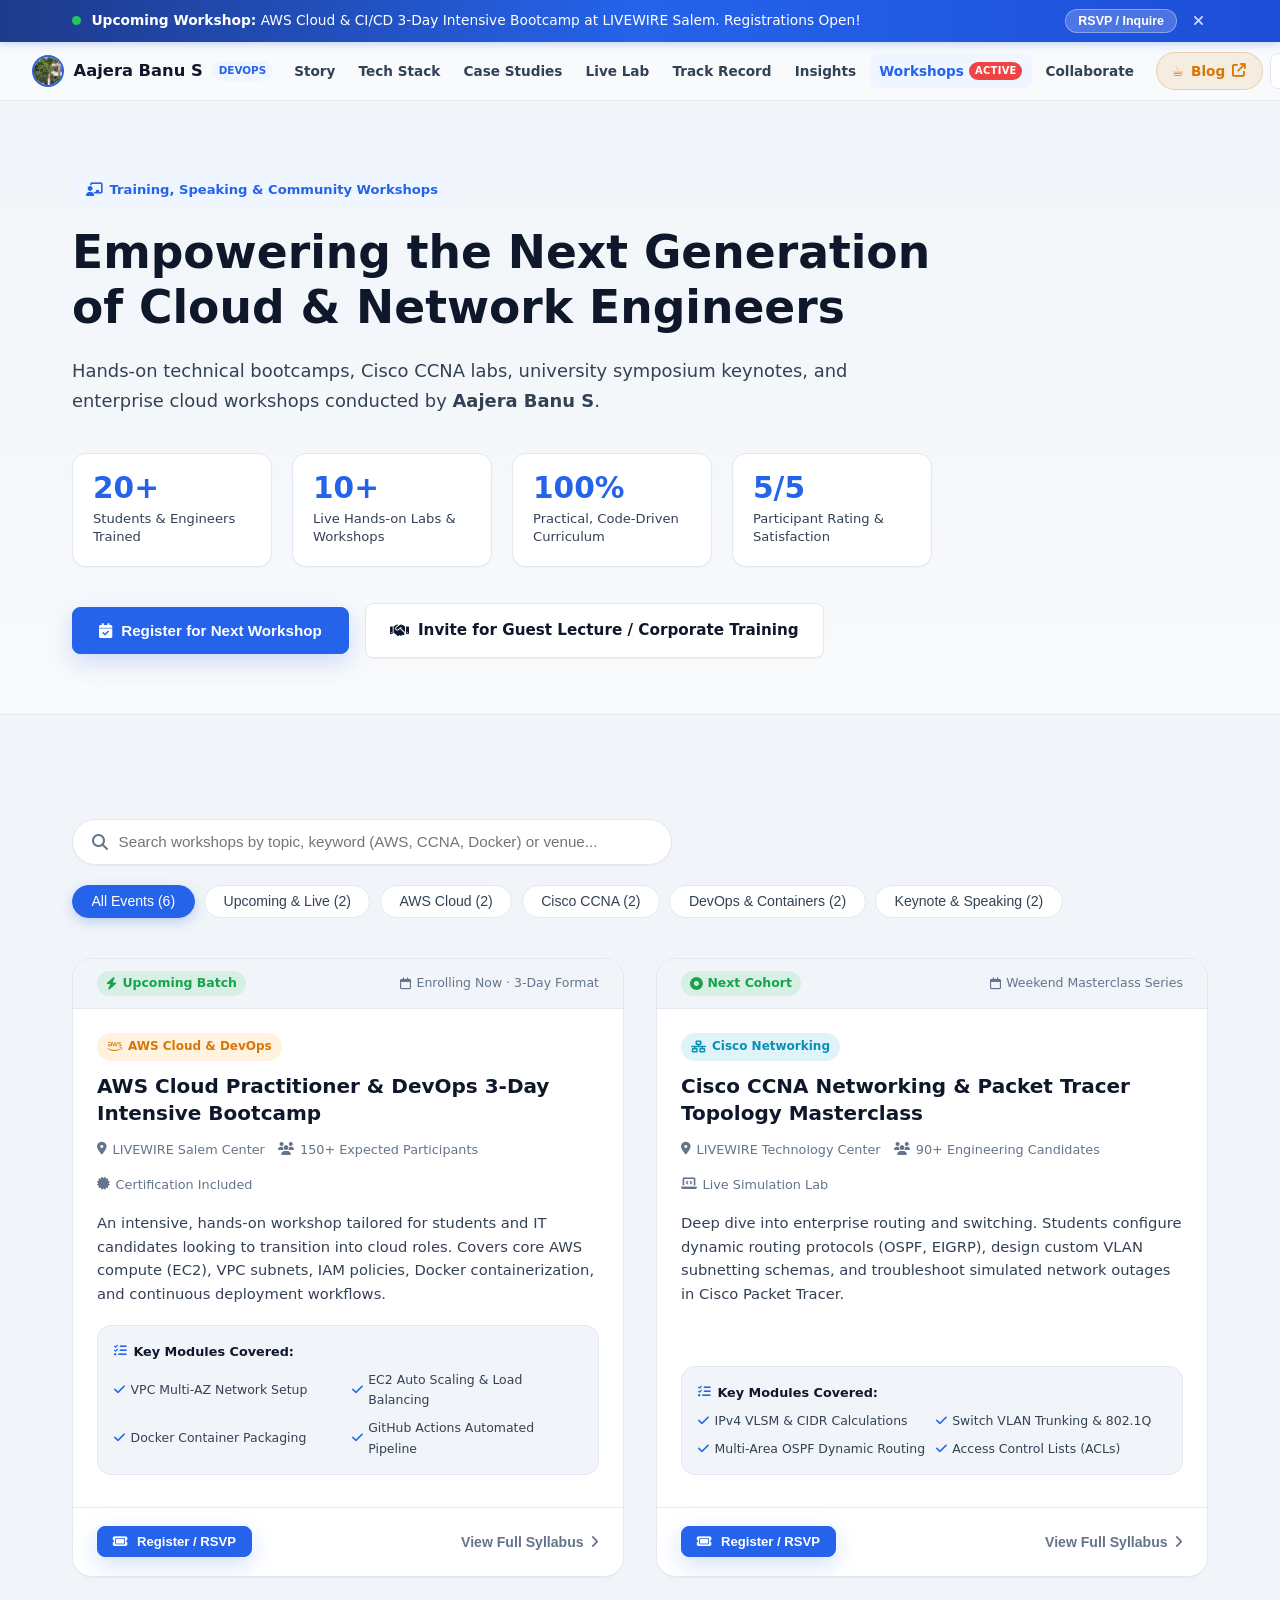
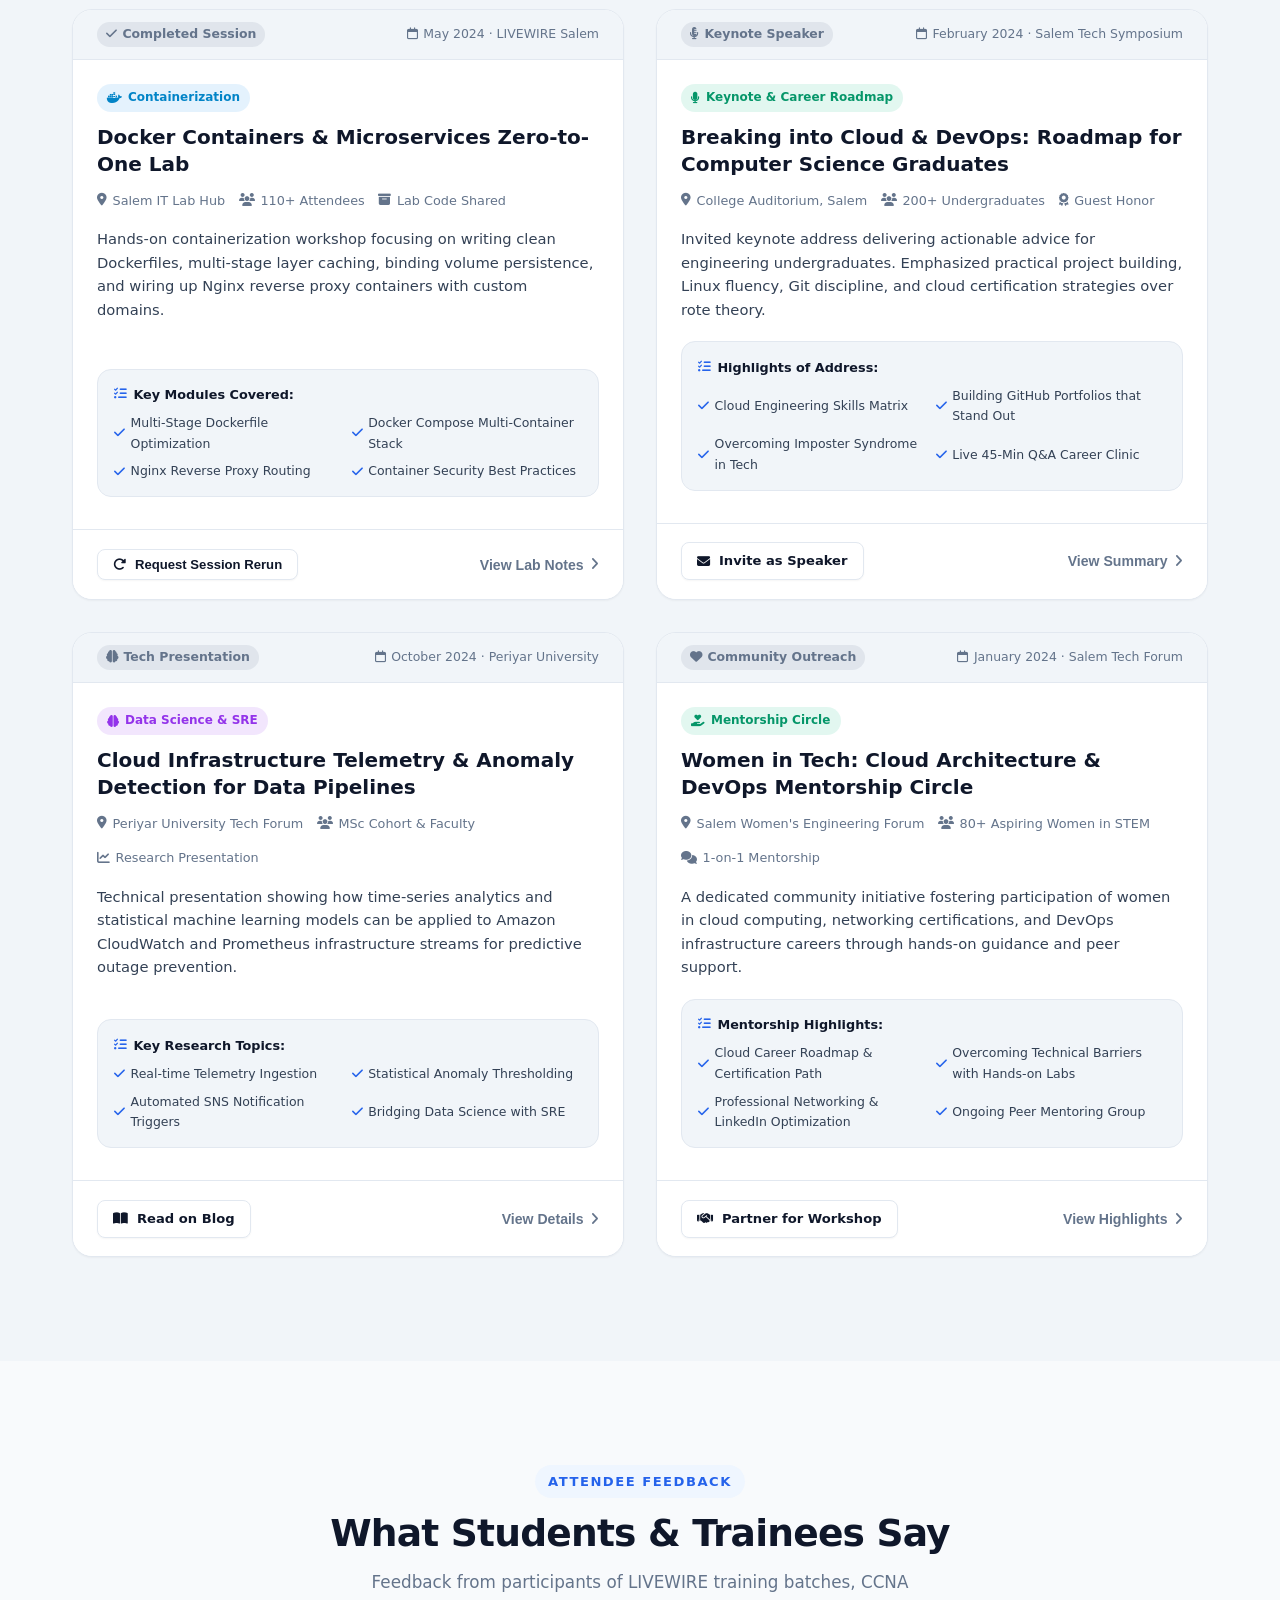
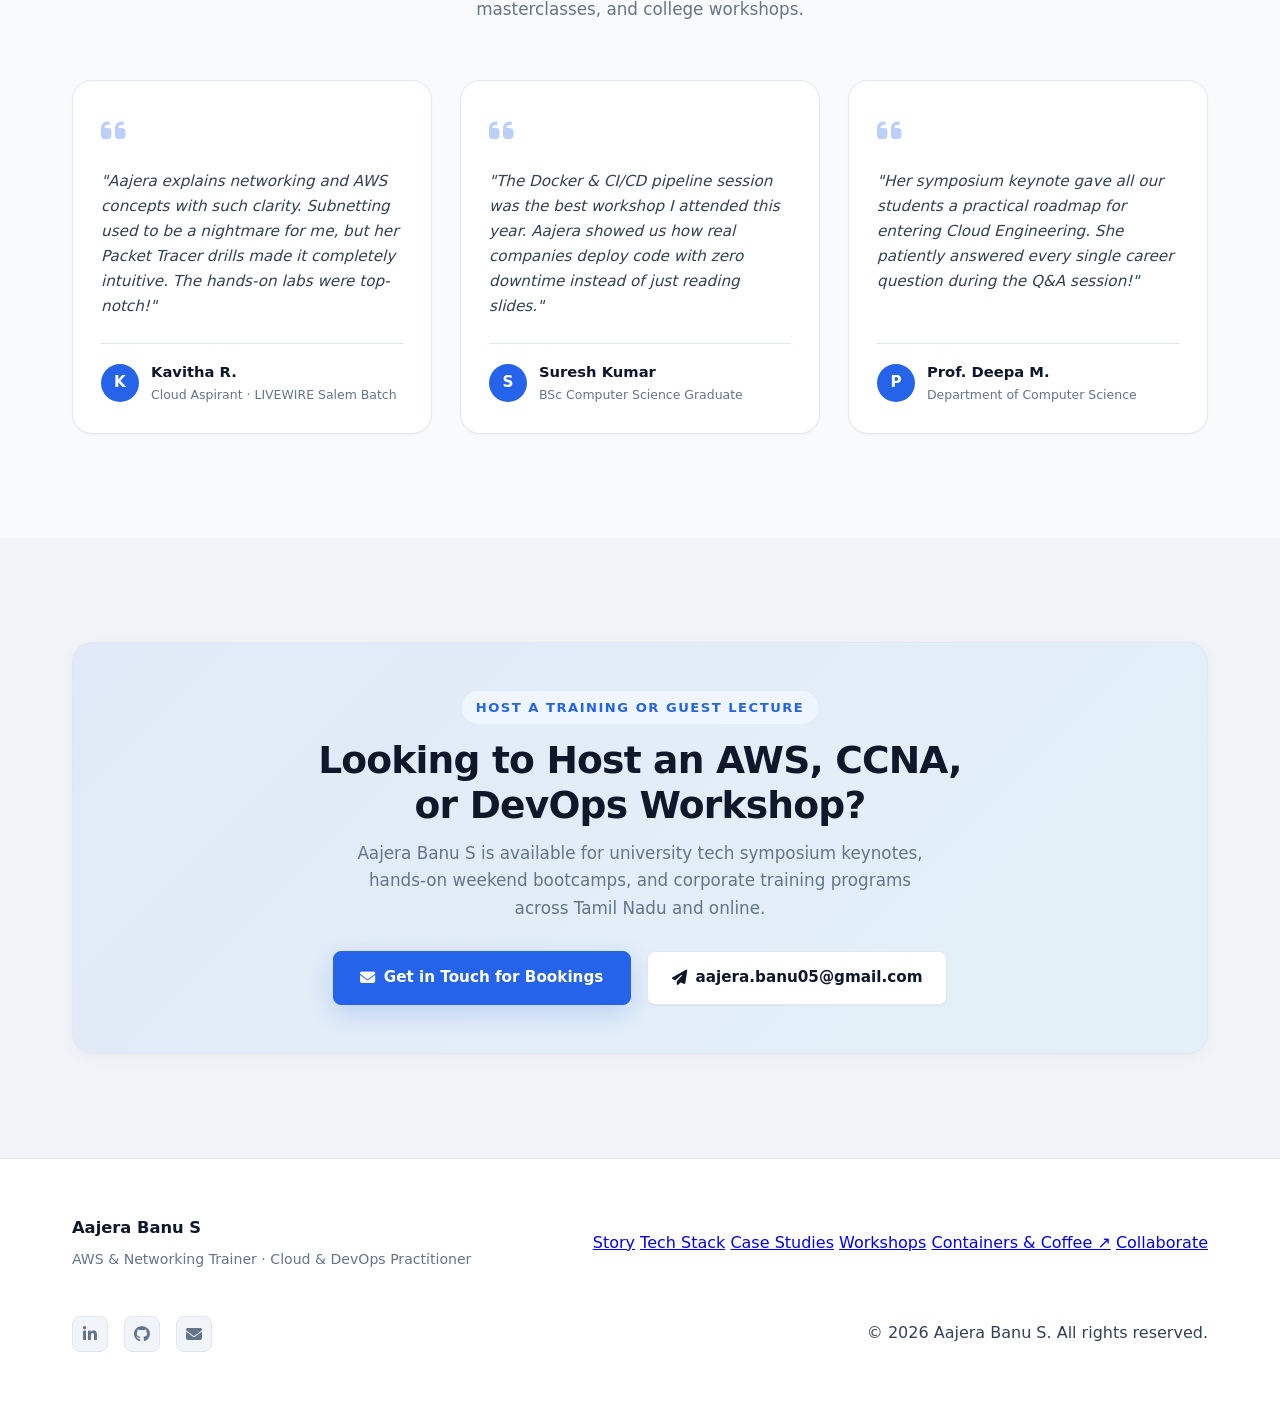
<file: events.html>
<!DOCTYPE html>
<html lang="en" data-theme="light">
<head>
  <meta charset="UTF-8" />
  <meta name="viewport" content="width=device-width, initial-scale=1.0" />
  
  <!-- Primary SEO Meta Tags -->
  <title>Workshops & Speaking Events — Aajera Banu S | AWS & DevOps Trainer</title>
  <meta name="title" content="Workshops & Speaking Events — Aajera Banu S | AWS & DevOps Trainer" />
  <meta name="description" content="Explore live hands-on AWS bootcamps, CCNA networking masterclasses, and technical keynotes conducted by Aajera Banu S at LIVEWIRE, universities, and symposiums." />
  <meta name="keywords" content="Aajera Banu, Aajera Banu S, Aajera Banu Events, Aajera Banu Workshops, AWS Workshops Salem, DevOps Bootcamps, LIVEWIRE Salem, Cisco CCNA Trainer, Aajera Banu LinkedIn, Cloud Mentorship" />
  <meta name="author" content="Aajera Banu S" />
  <link rel="canonical" href="https://aajerabanu.github.io/portfolio/events.html" />

  <!-- Favicon & Touch Icons (Displayed next to site in Google Search Results) -->
  <link rel="icon" type="image/png" sizes="32x32" href="assets/images/favicon-32x32.png" />
  <link rel="icon" type="image/png" sizes="16x16" href="assets/images/favicon-16x16.png" />
  <link rel="apple-touch-icon" sizes="180x180" href="assets/images/apple-touch-icon.png" />
  <link rel="shortcut icon" href="favicon.ico" />

  <!-- Google Thumbnail Extraction Meta -->
  <link rel="image_src" href="https://aajerabanu.github.io/portfolio/assets/images/profile-portrait.jpg" />
  <meta name="thumbnail" content="https://aajerabanu.github.io/portfolio/assets/images/profile-portrait.jpg" />

  <!-- Search Engine Crawling Directives -->
  <meta name="robots" content="index, follow, max-snippet:-1, max-image-preview:large, max-video-preview:-1" />
  <meta name="googlebot" content="index, follow, max-snippet:-1, max-image-preview:large, max-video-preview:-1" />
  <meta name="bingbot" content="index, follow, max-snippet:-1, max-image-preview:large, max-video-preview:-1" />

  <!-- Open Graph / Facebook / LinkedIn -->
  <meta property="og:type" content="website" />
  <meta property="og:url" content="https://aajerabanu.github.io/portfolio/events.html" />
  <meta property="og:title" content="Workshops & Speaking Events — Aajera Banu S | AWS & DevOps Trainer" />
  <meta property="og:description" content="Explore live hands-on AWS bootcamps, CCNA networking masterclasses, and technical keynotes conducted by Aajera Banu S." />
  <meta property="og:image" content="https://aajerabanu.github.io/portfolio/assets/images/profile-portrait.jpg" />
  <meta property="og:image:secure_url" content="https://aajerabanu.github.io/portfolio/assets/images/profile-portrait.jpg" />
  <meta property="og:image:type" content="image/jpeg" />
  <meta property="og:image:width" content="576" />
  <meta property="og:image:height" content="576" />
  <meta property="og:image:alt" content="Aajera Banu S — Cloud & DevOps Trainer" />
  <meta property="og:site_name" content="Aajera Banu S Portfolio" />
  <meta property="og:locale" content="en_US" />

  <!-- Twitter Meta Tags -->
  <meta name="twitter:card" content="summary_large_image" />
  <meta name="twitter:url" content="https://aajerabanu.github.io/portfolio/events.html" />
  <meta name="twitter:title" content="Workshops & Speaking Events — Aajera Banu S" />
  <meta name="twitter:description" content="Hands-on AWS Cloud & DevOps masterclasses, CCNA routing labs, and university symposium keynotes by Aajera Banu S." />
  <meta name="twitter:image" content="https://aajerabanu.github.io/portfolio/assets/images/profile-portrait.jpg" />
  <meta name="twitter:image:alt" content="Aajera Banu S — Cloud & DevOps Trainer" />

  <!-- Schema.org JSON-LD Structured Data (CollectionPage & Events) -->
  <script type="application/ld+json">
  {
    "@context": "https://schema.org",
    "@type": "CollectionPage",
    "name": "Workshops, Bootcamps & Speaking Events — Aajera Banu S",
    "url": "https://aajerabanu.github.io/portfolio/events.html",
    "description": "Live AWS Cloud Practitioner & DevOps bootcamps, Cisco CCNA networking workshops, and keynote speeches led by Aajera Banu S.",
    "author": {
      "@type": "Person",
      "name": "Aajera Banu S",
      "jobTitle": "AWS & Cisco Networking Trainer, Cloud & DevOps Engineer",
      "url": "https://aajerabanu.github.io/portfolio/",
      "sameAs": [
        "https://www.linkedin.com/in/aajerabanu/",
        "https://github.com/aajerabanu0508",
        "https://containersandcoffee.tech/"
      ]
    }
  }
  </script>

  <!-- Google Fonts: Inter & Outfit -->
  <link rel="preconnect" href="https://fonts.googleapis.com" />
  <link rel="preconnect" href="https://fonts.gstatic.com" crossorigin />
  <link href="https://fonts.googleapis.com/css2?family=Inter:wght@300;400;500;600;700;800&family=Outfit:wght@500;600;700;800&family=Fira+Code:wght@400;500;600&display=swap" rel="stylesheet" />

  <!-- Font Awesome Icons -->
  <link rel="stylesheet" href="https://cdnjs.cloudflare.com/ajax/libs/font-awesome/6.5.1/css/all.min.css" />

  <!-- Stylesheet -->
  <link rel="stylesheet" href="style.css" />
</head>
<body>

  <!-- Top Announcement Notification Bar -->
  <div id="events-top-banner" class="events-top-banner">
    <div class="site-container top-banner-inner">
      <div class="banner-left">
        <span class="live-dot-pulse"></span>
        <span class="banner-msg"><strong>Upcoming Workshop:</strong> AWS Cloud & CI/CD 3-Day Intensive Bootcamp at LIVEWIRE Salem. Registrations Open!</span>
      </div>
      <div class="banner-right">
        <button id="open-rsvp-top-btn" class="banner-action-btn">RSVP / Inquire</button>
        <button id="dismiss-top-banner" class="banner-close-btn" aria-label="Dismiss banner"><i class="fa-solid fa-xmark"></i></button>
      </div>
    </div>
  </div>

  <!-- Top Navigation Header -->
  <header id="site-header" class="site-header">
    <div class="site-container header-inner">
      <a href="index.html#hero" class="brand-link" aria-label="Aajera Banu Portfolio">
        <span class="brand-avatar-mini">
          <img src="assets/images/profile.jpg" alt="Aajera Banu S — Cloud & DevOps Trainer" />
        </span>
        <span class="brand-name">Aajera Banu S</span>
        <span class="brand-badge">DevOps</span>
      </a>

      <nav class="nav-menu" id="nav-menu">
        <a href="index.html#about" class="nav-link">Story</a>
        <a href="index.html#skills" class="nav-link">Tech Stack</a>
        <a href="index.html#projects" class="nav-link">Case Studies</a>
        <a href="index.html#pipeline" class="nav-link">Live Lab</a>
        <a href="index.html#experience" class="nav-link">Track Record</a>
        <a href="index.html#blogs" class="nav-link">Insights</a>
        <a href="events.html" class="nav-link nav-link-active nav-link-highlight">
          <span>Workshops</span>
          <span class="nav-event-badge">Active</span>
        </a>
        <a href="index.html#contact" class="nav-link">Collaborate</a>
      </nav>

      <div class="header-actions">
        <!-- Direct External Blog Link -->
        <a href="https://containersandcoffee.tech/" target="_blank" rel="noopener noreferrer" class="blog-pill-btn" title="Containers & Coffee — DevOps thoughts, brewed fresh daily">
          <span class="coffee-icon">☕</span>
          <span>Blog</span>
          <i class="fa-solid fa-arrow-up-right-from-square"></i>
        </a>

        <!-- Notification Bell Dropdown Button -->
        <button id="notif-bell-btn" class="notif-bell-btn" aria-label="View Event Notifications" title="Event Announcements">
          <i class="fa-regular fa-bell"></i>
          <span class="notif-badge-dot"></span>
        </button>

        <!-- Light / Dark Mode Toggle Button -->
        <button id="theme-toggle-btn" class="theme-toggle-btn" aria-label="Toggle Light and Dark Mode" title="Toggle theme">
          <i class="fa-solid fa-moon dark-icon"></i>
          <i class="fa-solid fa-sun light-icon"></i>
        </button>

        <a href="index.html" class="btn-primary-outline btn-sm">
          <i class="fa-solid fa-arrow-left"></i>
          <span>Portfolio</span>
        </a>

        <button id="mobile-menu-btn" class="mobile-menu-toggle" aria-label="Toggle Navigation">
          <i class="fa-solid fa-bars"></i>
        </button>
      </div>
    </div>
  </header>

  <!-- Mobile Drawer Backdrop Overlay -->
  <div id="drawer-backdrop" class="drawer-backdrop"></div>

  <!-- Mobile Drawer Menu -->
  <div id="mobile-menu-drawer" class="mobile-drawer">
    <div class="drawer-header">
      <div class="drawer-title">Navigation</div>
      <button id="drawer-close-btn" class="drawer-close-btn" aria-label="Close menu"><i class="fa-solid fa-xmark"></i></button>
    </div>
    <div class="drawer-scroll-body">
      <div class="drawer-nav">
        <a href="index.html#about" class="drawer-link">
          <i class="fa-regular fa-compass"></i>
          <span>My Story & Philosophy</span>
        </a>
        <a href="index.html#skills" class="drawer-link">
          <i class="fa-solid fa-layer-group"></i>
          <span>Cloud & DevOps Stack</span>
        </a>
        <a href="index.html#projects" class="drawer-link">
          <i class="fa-solid fa-server"></i>
          <span>Production Case Studies</span>
        </a>
        <a href="index.html#pipeline" class="drawer-link">
          <i class="fa-solid fa-terminal"></i>
          <span>Interactive DevOps Lab</span>
        </a>
        <a href="index.html#experience" class="drawer-link">
          <i class="fa-solid fa-timeline"></i>
          <span>Track Record & Impact</span>
        </a>
        <a href="index.html#blogs" class="drawer-link">
          <i class="fa-solid fa-newspaper"></i>
          <span>Technical Insights & Writings</span>
        </a>
        <a href="events.html" class="drawer-link drawer-link-active">
          <i class="fa-solid fa-chalkboard-user"></i>
          <span>Workshops & Masterclasses</span>
          <span class="nav-event-badge">Active</span>
        </a>
        <a href="https://containersandcoffee.tech/" target="_blank" rel="noopener noreferrer" class="drawer-link drawer-link-highlight">
          <span>☕ Containers & Coffee (Blog)</span>
          <i class="fa-solid fa-arrow-up-right-from-square"></i>
        </a>
        <a href="index.html#contact" class="drawer-link">
          <i class="fa-regular fa-paper-plane"></i>
          <span>Let's Build Together</span>
        </a>
        <div class="drawer-action">
          <a href="index.html" class="btn-primary w-full text-center">Back to Main Portfolio</a>
        </div>
        <div class="drawer-socials" style="display: flex; gap: 1rem; justify-content: center; margin-top: 1.25rem;">
          <a href="https://www.linkedin.com/in/aajerabanu/" target="_blank" rel="noopener noreferrer me" title="Aajera Banu S on LinkedIn" class="social-icon-btn"><i class="fa-brands fa-linkedin-in"></i></a>
          <a href="https://github.com/aajerabanu0508" target="_blank" rel="noopener noreferrer me" title="Aajera Banu S on GitHub" class="social-icon-btn"><i class="fa-brands fa-github"></i></a>
          <a href="mailto:aajera.banu05@gmail.com" title="Email Aajera Banu" class="social-icon-btn"><i class="fa-solid fa-envelope"></i></a>
        </div>
      </div>
    </div>
  </div>

  <!-- Notification Dropdown Popover -->
  <div id="notif-dropdown" class="notif-dropdown">
    <div class="notif-header">
      <h4><i class="fa-solid fa-bell text-accent"></i> Event Notifications</h4>
      <span class="notif-count">2 Updates</span>
    </div>
    <div class="notif-list">
      <div class="notif-item unread">
        <div class="notif-item-icon bg-accent-light"><i class="fa-solid fa-chalkboard-user text-accent"></i></div>
        <div class="notif-item-body">
          <p class="notif-item-title">AWS & DevOps 3-Day Intensive Bootcamp</p>
          <span class="notif-item-meta">LIVEWIRE Salem · Registrations Open</span>
        </div>
      </div>
      <div class="notif-item">
        <div class="notif-item-icon"><i class="fa-solid fa-network-wired"></i></div>
        <div class="notif-item-body">
          <p class="notif-item-title">Cisco CCNA Packet Tracer Masterclass</p>
          <span class="notif-item-meta">Next batch starting next month</span>
        </div>
      </div>
    </div>
    <div class="notif-footer">
      <button id="invite-speaker-btn" class="btn-ghost-link text-accent">
        <i class="fa-solid fa-envelope"></i> Invite Aajera to Speak
      </button>
    </div>
  </div>

  <main class="page-content events-page-main">
    
    <!-- HERO SECTION FOR EVENTS -->
    <section class="events-hero-section">
      <div class="site-container">
        <div class="events-hero-content">
          <div class="events-hero-badge">
            <i class="fa-solid fa-chalkboard-user"></i>
            <span>Training, Speaking & Community Workshops</span>
          </div>
          <h1 class="events-hero-title">Empowering the Next Generation of Cloud & Network Engineers</h1>
          <p class="events-hero-desc">
            Hands-on technical bootcamps, Cisco CCNA labs, university symposium keynotes, and enterprise cloud workshops conducted by <strong>Aajera Banu S</strong>.
          </p>

          <!-- Key Metrics -->
          <div class="events-metrics-row">
            <div class="event-metric-card">
              <div class="metric-number">20+</div>
              <div class="metric-label">Students & Engineers Trained</div>
            </div>
            <div class="event-metric-card">
              <div class="metric-number">10+</div>
              <div class="metric-label">Live Hands-on Labs & Workshops</div>
            </div>
            <div class="event-metric-card">
              <div class="metric-number">100%</div>
              <div class="metric-label">Practical, Code-Driven Curriculum</div>
            </div>
            <div class="event-metric-card">
              <div class="metric-number">5/5</div>
              <div class="metric-label">Participant Rating & Satisfaction</div>
            </div>
          </div>

          <div class="events-hero-actions">
            <button id="hero-rsvp-btn" class="btn-primary">
              <i class="fa-solid fa-calendar-check"></i>
              <span>Register for Next Workshop</span>
            </button>
            <a href="index.html#contact" class="btn-secondary">
              <i class="fa-solid fa-handshake"></i>
              <span>Invite for Guest Lecture / Corporate Training</span>
            </a>
          </div>
        </div>
      </div>
    </section>

    <!-- EVENTS LISTING & FILTER SECTION -->
    <section class="section-padding bg-subtle">
      <div class="site-container">
        
        <!-- Search & Filter Controls -->
        <div class="events-filter-wrapper">
          <div class="events-search-box">
            <i class="fa-solid fa-magnifying-glass"></i>
            <input type="text" id="event-search-input" placeholder="Search workshops by topic, keyword (AWS, CCNA, Docker) or venue..." />
          </div>

          <div class="events-pills-row">
            <button class="event-pill active" data-filter="all">All Events (6)</button>
            <button class="event-pill" data-filter="upcoming">Upcoming & Live (2)</button>
            <button class="event-pill" data-filter="aws">AWS Cloud (2)</button>
            <button class="event-pill" data-filter="ccna">Cisco CCNA (2)</button>
            <button class="event-pill" data-filter="devops">DevOps & Containers (2)</button>
            <button class="event-pill" data-filter="keynote">Keynote & Speaking (2)</button>
          </div>
        </div>

        <!-- Events Grid -->
        <div class="events-grid-full" id="events-list-grid">

          <!-- Event 1: UPCOMING AWS BOOTCAMP -->
          <div class="event-card-rich" data-category="upcoming aws devops" data-tags="aws cloud ec2 vpc docker cicd livewire salem">
            <div class="rich-card-status-bar">
              <span class="status-tag status-upcoming"><i class="fa-solid fa-bolt"></i> Upcoming Batch</span>
              <span class="status-date"><i class="fa-regular fa-calendar"></i> Enrolling Now · 3-Day Format</span>
            </div>
            <div class="rich-card-body">
              <div class="rich-card-cat-badge badge-aws"><i class="fa-brands fa-aws"></i> AWS Cloud & DevOps</div>
              <h2 class="rich-card-title">AWS Cloud Practitioner & DevOps 3-Day Intensive Bootcamp</h2>
              <div class="rich-card-meta-row">
                <span class="meta-item"><i class="fa-solid fa-location-dot"></i> LIVEWIRE Salem Center</span>
                <span class="meta-item"><i class="fa-solid fa-users"></i> 150+ Expected Participants</span>
                <span class="meta-item"><i class="fa-solid fa-certificate"></i> Certification Included</span>
              </div>
              <p class="rich-card-desc">
                An intensive, hands-on workshop tailored for students and IT candidates looking to transition into cloud roles. Covers core AWS compute (EC2), VPC subnets, IAM policies, Docker containerization, and continuous deployment workflows.
              </p>
              
              <div class="rich-curriculum-box">
                <div class="curriculum-header"><i class="fa-solid fa-list-check text-accent"></i> Key Modules Covered:</div>
                <div class="curriculum-grid">
                  <div class="curr-item"><i class="fa-solid fa-check text-accent"></i> VPC Multi-AZ Network Setup</div>
                  <div class="curr-item"><i class="fa-solid fa-check text-accent"></i> EC2 Auto Scaling & Load Balancing</div>
                  <div class="curr-item"><i class="fa-solid fa-check text-accent"></i> Docker Container Packaging</div>
                  <div class="curr-item"><i class="fa-solid fa-check text-accent"></i> GitHub Actions Automated Pipeline</div>
                </div>
              </div>
            </div>
            <div class="rich-card-footer">
              <button class="btn-primary btn-sm rsvp-trigger-btn" data-event-title="AWS Cloud Practitioner & DevOps 3-Day Intensive Bootcamp">
                <i class="fa-solid fa-ticket"></i> Register / RSVP
              </button>
              <button class="btn-ghost-link view-syllabus-btn" data-event-id="aws-bootcamp">
                <span>View Full Syllabus</span>
                <i class="fa-solid fa-angle-right"></i>
              </button>
            </div>
          </div>

          <!-- Event 2: CISCO CCNA MASTERCLASS -->
          <div class="event-card-rich" data-category="upcoming ccna" data-tags="cisco ccna subnetting vlsm vlan ospf packet tracer livewire">
            <div class="rich-card-status-bar">
              <span class="status-tag status-upcoming"><i class="fa-solid fa-circle-dot"></i> Next Cohort</span>
              <span class="status-date"><i class="fa-regular fa-calendar"></i> Weekend Masterclass Series</span>
            </div>
            <div class="rich-card-body">
              <div class="rich-card-cat-badge badge-cisco"><i class="fa-solid fa-network-wired"></i> Cisco Networking</div>
              <h2 class="rich-card-title">Cisco CCNA Networking & Packet Tracer Topology Masterclass</h2>
              <div class="rich-card-meta-row">
                <span class="meta-item"><i class="fa-solid fa-location-dot"></i> LIVEWIRE Technology Center</span>
                <span class="meta-item"><i class="fa-solid fa-users"></i> 90+ Engineering Candidates</span>
                <span class="meta-item"><i class="fa-solid fa-laptop-code"></i> Live Simulation Lab</span>
              </div>
              <p class="rich-card-desc">
                Deep dive into enterprise routing and switching. Students configure dynamic routing protocols (OSPF, EIGRP), design custom VLAN subnetting schemas, and troubleshoot simulated network outages in Cisco Packet Tracer.
              </p>
              
              <div class="rich-curriculum-box">
                <div class="curriculum-header"><i class="fa-solid fa-list-check text-accent"></i> Key Modules Covered:</div>
                <div class="curriculum-grid">
                  <div class="curr-item"><i class="fa-solid fa-check text-accent"></i> IPv4 VLSM & CIDR Calculations</div>
                  <div class="curr-item"><i class="fa-solid fa-check text-accent"></i> Switch VLAN Trunking & 802.1Q</div>
                  <div class="curr-item"><i class="fa-solid fa-check text-accent"></i> Multi-Area OSPF Dynamic Routing</div>
                  <div class="curr-item"><i class="fa-solid fa-check text-accent"></i> Access Control Lists (ACLs)</div>
                </div>
              </div>
            </div>
            <div class="rich-card-footer">
              <button class="btn-primary btn-sm rsvp-trigger-btn" data-event-title="Cisco CCNA Networking & Packet Tracer Masterclass">
                <i class="fa-solid fa-ticket"></i> Register / RSVP
              </button>
              <button class="btn-ghost-link view-syllabus-btn" data-event-id="ccna-masterclass">
                <span>View Full Syllabus</span>
                <i class="fa-solid fa-angle-right"></i>
              </button>
            </div>
          </div>

          <!-- Event 3: DOCKER CONTAINERIZATION WORKSHOP -->
          <div class="event-card-rich" data-category="devops" data-tags="docker containers microservices nginx linux livewire">
            <div class="rich-card-status-bar">
              <span class="status-tag status-completed"><i class="fa-solid fa-check"></i> Completed Session</span>
              <span class="status-date"><i class="fa-regular fa-calendar"></i> May 2024 · LIVEWIRE Salem</span>
            </div>
            <div class="rich-card-body">
              <div class="rich-card-cat-badge badge-docker"><i class="fa-brands fa-docker"></i> Containerization</div>
              <h2 class="rich-card-title">Docker Containers & Microservices Zero-to-One Lab</h2>
              <div class="rich-card-meta-row">
                <span class="meta-item"><i class="fa-solid fa-location-dot"></i> Salem IT Lab Hub</span>
                <span class="meta-item"><i class="fa-solid fa-users"></i> 110+ Attendees</span>
                <span class="meta-item"><i class="fa-solid fa-box-archive"></i> Lab Code Shared</span>
              </div>
              <p class="rich-card-desc">
                Hands-on containerization workshop focusing on writing clean Dockerfiles, multi-stage layer caching, binding volume persistence, and wiring up Nginx reverse proxy containers with custom domains.
              </p>
              
              <div class="rich-curriculum-box">
                <div class="curriculum-header"><i class="fa-solid fa-list-check text-accent"></i> Key Modules Covered:</div>
                <div class="curriculum-grid">
                  <div class="curr-item"><i class="fa-solid fa-check text-accent"></i> Multi-Stage Dockerfile Optimization</div>
                  <div class="curr-item"><i class="fa-solid fa-check text-accent"></i> Docker Compose Multi-Container Stack</div>
                  <div class="curr-item"><i class="fa-solid fa-check text-accent"></i> Nginx Reverse Proxy Routing</div>
                  <div class="curr-item"><i class="fa-solid fa-check text-accent"></i> Container Security Best Practices</div>
                </div>
              </div>
            </div>
            <div class="rich-card-footer">
              <button class="btn-secondary btn-sm rsvp-trigger-btn" data-event-title="Docker Containers & Microservices Lab (Request Rerun)">
                <i class="fa-solid fa-rotate-right"></i> Request Session Rerun
              </button>
              <button class="btn-ghost-link view-syllabus-btn" data-event-id="docker-lab">
                <span>View Lab Notes</span>
                <i class="fa-solid fa-angle-right"></i>
              </button>
            </div>
          </div>

          <!-- Event 4: COLLEGE SYMPOSIUM KEYNOTE -->
          <div class="event-card-rich" data-category="keynote" data-tags="career keynote speaking symposium college undergrads roadmap">
            <div class="rich-card-status-bar">
              <span class="status-tag status-completed"><i class="fa-solid fa-microphone-lines"></i> Keynote Speaker</span>
              <span class="status-date"><i class="fa-regular fa-calendar"></i> February 2024 · Salem Tech Symposium</span>
            </div>
            <div class="rich-card-body">
              <div class="rich-card-cat-badge badge-speaker"><i class="fa-solid fa-microphone"></i> Keynote & Career Roadmap</div>
              <h2 class="rich-card-title">Breaking into Cloud & DevOps: Roadmap for Computer Science Graduates</h2>
              <div class="rich-card-meta-row">
                <span class="meta-item"><i class="fa-solid fa-location-dot"></i> College Auditorium, Salem</span>
                <span class="meta-item"><i class="fa-solid fa-users"></i> 200+ Undergraduates</span>
                <span class="meta-item"><i class="fa-solid fa-award"></i> Guest Honor</span>
              </div>
              <p class="rich-card-desc">
                Invited keynote address delivering actionable advice for engineering undergraduates. Emphasized practical project building, Linux fluency, Git discipline, and cloud certification strategies over rote theory.
              </p>
              
              <div class="rich-curriculum-box">
                <div class="curriculum-header"><i class="fa-solid fa-list-check text-accent"></i> Highlights of Address:</div>
                <div class="curriculum-grid">
                  <div class="curr-item"><i class="fa-solid fa-check text-accent"></i> Cloud Engineering Skills Matrix</div>
                  <div class="curr-item"><i class="fa-solid fa-check text-accent"></i> Building GitHub Portfolios that Stand Out</div>
                  <div class="curr-item"><i class="fa-solid fa-check text-accent"></i> Overcoming Imposter Syndrome in Tech</div>
                  <div class="curr-item"><i class="fa-solid fa-check text-accent"></i> Live 45-Min Q&A Career Clinic</div>
                </div>
              </div>
            </div>
            <div class="rich-card-footer">
              <a href="index.html#contact" class="btn-secondary btn-sm">
                <i class="fa-solid fa-envelope"></i> Invite as Speaker
              </a>
              <button class="btn-ghost-link view-syllabus-btn" data-event-id="career-keynote">
                <span>View Summary</span>
                <i class="fa-solid fa-angle-right"></i>
              </button>
            </div>
          </div>

          <!-- Event 5: UNIVERSITY TELEMETRY SESSION -->
          <div class="event-card-rich" data-category="keynote aws" data-tags="periyar university data science telemetry cloudwatch prometheus">
            <div class="rich-card-status-bar">
              <span class="status-tag status-completed"><i class="fa-solid fa-brain"></i> Tech Presentation</span>
              <span class="status-date"><i class="fa-regular fa-calendar"></i> October 2024 · Periyar University</span>
            </div>
            <div class="rich-card-body">
              <div class="rich-card-cat-badge badge-research"><i class="fa-solid fa-brain"></i> Data Science & SRE</div>
              <h2 class="rich-card-title">Cloud Infrastructure Telemetry & Anomaly Detection for Data Pipelines</h2>
              <div class="rich-card-meta-row">
                <span class="meta-item"><i class="fa-solid fa-location-dot"></i> Periyar University Tech Forum</span>
                <span class="meta-item"><i class="fa-solid fa-users"></i> MSc Cohort & Faculty</span>
                <span class="meta-item"><i class="fa-solid fa-chart-line"></i> Research Presentation</span>
              </div>
              <p class="rich-card-desc">
                Technical presentation showing how time-series analytics and statistical machine learning models can be applied to Amazon CloudWatch and Prometheus infrastructure streams for predictive outage prevention.
              </p>
              
              <div class="rich-curriculum-box">
                <div class="curriculum-header"><i class="fa-solid fa-list-check text-accent"></i> Key Research Topics:</div>
                <div class="curriculum-grid">
                  <div class="curr-item"><i class="fa-solid fa-check text-accent"></i> Real-time Telemetry Ingestion</div>
                  <div class="curr-item"><i class="fa-solid fa-check text-accent"></i> Statistical Anomaly Thresholding</div>
                  <div class="curr-item"><i class="fa-solid fa-check text-accent"></i> Automated SNS Notification Triggers</div>
                  <div class="curr-item"><i class="fa-solid fa-check text-accent"></i> Bridging Data Science with SRE</div>
                </div>
              </div>
            </div>
            <div class="rich-card-footer">
              <a href="https://containersandcoffee.tech/" target="_blank" rel="noopener noreferrer" class="btn-secondary btn-sm">
                <i class="fa-solid fa-book-open"></i> Read on Blog
              </a>
              <button class="btn-ghost-link view-syllabus-btn" data-event-id="telemetry-session">
                <span>View Details</span>
                <i class="fa-solid fa-angle-right"></i>
              </button>
            </div>
          </div>

          <!-- Event 6: WOMEN IN TECH MENTORSHIP -->
          <div class="event-card-rich" data-category="keynote" data-tags="women in tech mentorship diversity cloud computing salem">
            <div class="rich-card-status-bar">
              <span class="status-tag status-completed"><i class="fa-solid fa-heart"></i> Community Outreach</span>
              <span class="status-date"><i class="fa-regular fa-calendar"></i> January 2024 · Salem Tech Forum</span>
            </div>
            <div class="rich-card-body">
              <div class="rich-card-cat-badge badge-speaker"><i class="fa-solid fa-hand-holding-heart"></i> Mentorship Circle</div>
              <h2 class="rich-card-title">Women in Tech: Cloud Architecture & DevOps Mentorship Circle</h2>
              <div class="rich-card-meta-row">
                <span class="meta-item"><i class="fa-solid fa-location-dot"></i> Salem Women's Engineering Forum</span>
                <span class="meta-item"><i class="fa-solid fa-users"></i> 80+ Aspiring Women in STEM</span>
                <span class="meta-item"><i class="fa-solid fa-comments"></i> 1-on-1 Mentorship</span>
              </div>
              <p class="rich-card-desc">
                A dedicated community initiative fostering participation of women in cloud computing, networking certifications, and DevOps infrastructure careers through hands-on guidance and peer support.
              </p>
              
              <div class="rich-curriculum-box">
                <div class="curriculum-header"><i class="fa-solid fa-list-check text-accent"></i> Mentorship Highlights:</div>
                <div class="curriculum-grid">
                  <div class="curr-item"><i class="fa-solid fa-check text-accent"></i> Cloud Career Roadmap & Certification Path</div>
                  <div class="curr-item"><i class="fa-solid fa-check text-accent"></i> Overcoming Technical Barriers with Hands-on Labs</div>
                  <div class="curr-item"><i class="fa-solid fa-check text-accent"></i> Professional Networking & LinkedIn Optimization</div>
                  <div class="curr-item"><i class="fa-solid fa-check text-accent"></i> Ongoing Peer Mentoring Group</div>
                </div>
              </div>
            </div>
            <div class="rich-card-footer">
              <a href="index.html#contact" class="btn-secondary btn-sm">
                <i class="fa-solid fa-handshake"></i> Partner for Workshop
              </a>
              <button class="btn-ghost-link view-syllabus-btn" data-event-id="women-in-tech">
                <span>View Highlights</span>
                <i class="fa-solid fa-angle-right"></i>
              </button>
            </div>
          </div>

        </div>
      </div>
    </section>

    <!-- TESTIMONIALS & FEEDBACK SECTION -->
    <section class="section-padding">
      <div class="site-container">
        <div class="section-intro text-center">
          <span class="sub-heading">Attendee Feedback</span>
          <h2 class="main-heading">What Students & Trainees Say</h2>
          <p class="section-desc">Feedback from participants of LIVEWIRE training batches, CCNA masterclasses, and college workshops.</p>
        </div>

        <div class="testimonials-grid">
          
          <div class="testimonial-card">
            <div class="quote-icon"><i class="fa-solid fa-quote-left"></i></div>
            <p class="quote-text">
              "Aajera explains networking and AWS concepts with such clarity. Subnetting used to be a nightmare for me, but her Packet Tracer drills made it completely intuitive. The hands-on labs were top-notch!"
            </p>
            <div class="reviewer-info">
              <div class="reviewer-avatar">K</div>
              <div>
                <div class="reviewer-name">Kavitha R.</div>
                <div class="reviewer-role">Cloud Aspirant · LIVEWIRE Salem Batch</div>
              </div>
            </div>
          </div>

          <div class="testimonial-card">
            <div class="quote-icon"><i class="fa-solid fa-quote-left"></i></div>
            <p class="quote-text">
              "The Docker & CI/CD pipeline session was the best workshop I attended this year. Aajera showed us how real companies deploy code with zero downtime instead of just reading slides."
            </p>
            <div class="reviewer-info">
              <div class="reviewer-avatar">S</div>
              <div>
                <div class="reviewer-name">Suresh Kumar</div>
                <div class="reviewer-role">BSc Computer Science Graduate</div>
              </div>
            </div>
          </div>

          <div class="testimonial-card">
            <div class="quote-icon"><i class="fa-solid fa-quote-left"></i></div>
            <p class="quote-text">
              "Her symposium keynote gave all our students a practical roadmap for entering Cloud Engineering. She patiently answered every single career question during the Q&A session!"
            </p>
            <div class="reviewer-info">
              <div class="reviewer-avatar">P</div>
              <div>
                <div class="reviewer-name">Prof. Deepa M.</div>
                <div class="reviewer-role">Department of Computer Science</div>
              </div>
            </div>
          </div>

        </div>
      </div>
    </section>

    <!-- INVITATION CTA BANNER -->
    <section class="section-padding bg-subtle">
      <div class="site-container">
        <div class="event-invite-cta-card">
          <div class="cta-card-content">
            <span class="sub-heading text-accent">Host a Training or Guest Lecture</span>
            <h2 class="main-heading">Looking to Host an AWS, CCNA, or DevOps Workshop?</h2>
            <p class="section-desc">
              Aajera Banu S is available for university tech symposium keynotes, hands-on weekend bootcamps, and corporate training programs across Tamil Nadu and online.
            </p>
            <div class="cta-buttons-row">
              <a href="index.html#contact" class="btn-primary">
                <i class="fa-solid fa-envelope"></i>
                <span>Get in Touch for Bookings</span>
              </a>
              <a href="mailto:aajera.banu05@gmail.com" class="btn-secondary">
                <i class="fa-solid fa-paper-plane"></i>
                <span>aajera.banu05@gmail.com</span>
              </a>
            </div>
          </div>
        </div>
      </div>
    </section>

  </main>

  <!-- FOOTER -->
  <footer class="site-footer">
    <div class="site-container">
      <div class="footer-content">
        <div class="footer-brand">
          <span class="brand-name">Aajera Banu S</span>
          <p class="footer-tagline">AWS & Networking Trainer · Cloud & DevOps Practitioner</p>
        </div>
        <div class="footer-links">
          <a href="index.html#about">Story</a>
          <a href="index.html#skills">Tech Stack</a>
          <a href="index.html#projects">Case Studies</a>
          <a href="events.html">Workshops</a>
          <a href="https://containersandcoffee.tech/" target="_blank" rel="noopener noreferrer">Containers & Coffee ↗</a>
          <a href="index.html#contact">Collaborate</a>
        </div>
        <div class="footer-social-links" style="display: flex; gap: 1rem; justify-content: center; margin: 1rem 0;">
          <a href="https://www.linkedin.com/in/aajerabanu/" target="_blank" rel="noopener noreferrer me" aria-label="LinkedIn Profile" title="Aajera Banu S on LinkedIn"><i class="fa-brands fa-linkedin-in"></i></a>
          <a href="https://github.com/aajerabanu0508" target="_blank" rel="noopener noreferrer me" aria-label="GitHub Profile" title="Aajera Banu S on GitHub"><i class="fa-brands fa-github"></i></a>
          <a href="mailto:aajera.banu05@gmail.com" aria-label="Email Aajera Banu S" title="Send Email to Aajera Banu S"><i class="fa-solid fa-envelope"></i></a>
        </div>
        <div class="footer-copyright">
          &copy; <span id="year-span"></span> Aajera Banu S. All rights reserved.
        </div>
      </div>
    </div>
  </footer>

  <!-- RSVP / EVENT REGISTRATION MODAL -->
  <div id="rsvp-modal" class="modal-backdrop">
    <div class="modal-dialog modal-dialog-compact">
      <div class="modal-header-bar">
        <div>
          <span class="modal-cat-badge">Event Registration</span>
          <h3 id="modal-rsvp-title" class="modal-title-text text-accent">Register for Workshop</h3>
        </div>
        <button id="close-rsvp-modal" class="modal-close-btn" aria-label="Close modal"><i class="fa-solid fa-xmark"></i></button>
      </div>
      <div class="modal-body-scroll">
        <form id="rsvp-form" class="rsvp-form" action="https://formspree.io/f/xvkojzpr" method="POST">
          <input type="hidden" name="_source" value="Workshop RSVP Registration (Events Page)" />
          <div class="form-group">
            <label for="rsvp-name">Full Name *</label>
            <input type="text" id="rsvp-name" name="name" required placeholder="Your Name" />
          </div>
          <div class="form-group">
            <label for="rsvp-email">Email Address *</label>
            <input type="email" id="rsvp-email" name="email" required placeholder="your.email@example.com" />
          </div>
          <div class="form-group">
            <label for="rsvp-phone">Phone / WhatsApp Number</label>
            <input type="tel" id="rsvp-phone" name="phone" placeholder="+91 98765 43210" />
          </div>
          <div class="form-group">
            <label for="rsvp-event-select">Selected Event / Workshop</label>
            <input type="text" id="rsvp-event-select" name="workshop" readonly value="AWS Cloud Practitioner & DevOps 3-Day Intensive Bootcamp" />
          </div>
          <div class="form-group">
            <label for="rsvp-notes">Institution / Current Role & Questions</label>
            <textarea id="rsvp-notes" name="notes" rows="3" placeholder="Tell us about your college, background or specific topics you want covered..."></textarea>
          </div>
          <button type="submit" id="rsvp-submit-btn" class="btn-primary w-full">
            <i class="fa-solid fa-paper-plane"></i>
            <span>Submit Registration Request</span>
          </button>
          <div id="rsvp-status" class="form-status-msg"></div>
        </form>
      </div>
    </div>
  </div>

  <!-- EVENT SYLLABUS DETAILS MODAL -->
  <div id="syllabus-modal" class="modal-backdrop">
    <div class="modal-dialog modal-dialog-readable">
      <div class="modal-header-bar">
        <div>
          <span id="modal-syllabus-cat" class="modal-cat-badge">Workshop Syllabus</span>
          <h3 id="modal-syllabus-title" class="modal-title-text">Event Details</h3>
        </div>
        <button id="close-syllabus-modal" class="modal-close-btn" aria-label="Close modal"><i class="fa-solid fa-xmark"></i></button>
      </div>
      <div class="modal-body-scroll article-reader-content" id="modal-syllabus-content">
        <!-- Injected via JavaScript -->
      </div>
    </div>
  </div>

  <!-- Toast Notification Box -->
  <div id="toast" class="toast-popup"></div>

  <!-- Script -->
  <script src="script.js"></script>
</body>
</html>
</file>
<file: style.css>
/* ==========================================================================
   Aajera Banu S — Modern Human-Crafted Portfolio Design System
   Default: Pure White / Light Editorial Theme with Seamless Dark Mode Toggle
   ========================================================================== */

/* --------------------------------------------------------------------------
   Design Tokens: Light (Default) & Dark Modes
   -------------------------------------------------------------------------- */
:root {
  /* Default Light Theme */
  --bg-page: #f8fafc;
  --bg-subtle: #f1f5f9;
  --bg-card: #ffffff;
  --bg-card-hover: #ffffff;
  --bg-input: #ffffff;

  --border-color: #e2e8f0;
  --border-subtle: #f1f5f9;
  --border-focus: #2563eb;

  --text-primary: #0f172a;
  --text-secondary: #334155;
  --text-muted: #64748b;
  --text-dim: #94a3b8;

  --accent: #2563eb;
  --accent-hover: #1d4ed8;
  --accent-light: #eff6ff;
  --accent-tint: rgba(37, 99, 235, 0.08);
  --accent-border: rgba(37, 99, 235, 0.25);
  --accent-contrast: #ffffff;

  --shadow-sm: 0 1px 2px rgba(0, 0, 0, 0.04);
  --shadow-md: 0 4px 20px -2px rgba(0, 0, 0, 0.05);
  --shadow-lg: 0 20px 40px -10px rgba(0, 0, 0, 0.08);
  --shadow-accent: 0 8px 25px rgba(37, 99, 235, 0.2);

  --terminal-bg: #0f172a;
  --terminal-text: #e2e8f0;
  --terminal-bar: #1e293b;

  --font-sans: 'Plus Jakarta Sans', system-ui, -apple-system, sans-serif;
  --font-heading: 'Space Grotesk', system-ui, -apple-system, sans-serif;
  --font-mono: 'JetBrains Mono', monospace;

  --radius-sm: 8px;
  --radius-md: 14px;
  --radius-lg: 20px;
  --radius-full: 9999px;

  --trans-fast: 0.2s cubic-bezier(0.4, 0, 0.2, 1);
  --trans-smooth: 0.3s cubic-bezier(0.4, 0, 0.2, 1);
}

/* Dark Theme Overrides */
[data-theme="dark"] {
  --bg-page: #0b0f19;
  --bg-subtle: #0f172a;
  --bg-card: #131b2e;
  --bg-card-hover: #17223b;
  --bg-input: #0b0f19;

  --border-color: #1e293b;
  --border-subtle: #172033;
  --border-focus: #38bdf8;

  --text-primary: #f8fafc;
  --text-secondary: #cbd5e1;
  --text-muted: #94a3b8;
  --text-dim: #64748b;

  --accent: #38bdf8;
  --accent-hover: #0284c7;
  --accent-light: rgba(56, 189, 248, 0.12);
  --accent-tint: rgba(56, 189, 248, 0.1);
  --accent-border: rgba(56, 189, 248, 0.3);
  --accent-contrast: #0b0f19;

  --shadow-sm: 0 1px 3px rgba(0, 0, 0, 0.3);
  --shadow-md: 0 6px 20px rgba(0, 0, 0, 0.4);
  --shadow-lg: 0 20px 40px rgba(0, 0, 0, 0.6);
  --shadow-accent: 0 8px 25px rgba(56, 189, 248, 0.25);

  --terminal-bg: #070a12;
  --terminal-text: #f1f5f9;
  --terminal-bar: #0f172a;
}

/* --------------------------------------------------------------------------
   Base & Reset
   -------------------------------------------------------------------------- */
*, *::before, *::after {
  box-sizing: border-box;
  margin: 0;
  padding: 0;
}

html {
  scroll-behavior: smooth;
  scroll-padding-top: 80px;
  font-size: 16px;
}

body {
  font-family: var(--font-sans);
  background-color: var(--bg-page);
  color: var(--text-secondary);
  line-height: 1.65;
  overflow-x: hidden;
  transition: background-color var(--trans-smooth), color var(--trans-smooth);
}

::selection {
  background: var(--accent);
  color: var(--accent-contrast);
}

.site-container {
  width: 100%;
  max-width: 1200px;
  margin-left: auto;
  margin-right: auto;
  padding-left: 2rem;
  padding-right: 2rem;
}

.section-padding {
  padding-top: 6.5rem;
  padding-bottom: 6.5rem;
}

.bg-subtle {
  background-color: var(--bg-subtle);
}

.text-accent {
  color: var(--accent) !important;
}

.text-gradient {
  background: linear-gradient(135deg, var(--accent) 0%, #0284c7 100%);
  -webkit-background-clip: text;
  -webkit-text-fill-color: transparent;
}

.text-center {
  text-align: center;
}

.w-full {
  width: 100%;
}

/* --------------------------------------------------------------------------
   Section Headers
   -------------------------------------------------------------------------- */
.section-intro {
  margin-bottom: 3.5rem;
}

.sub-heading {
  display: inline-block;
  font-size: 0.82rem;
  font-weight: 700;
  text-transform: uppercase;
  letter-spacing: 1.5px;
  color: var(--accent);
  background: var(--accent-light);
  padding: 0.35rem 0.85rem;
  border-radius: var(--radius-full);
  margin-bottom: 0.85rem;
}

.main-heading {
  font-family: var(--font-heading);
  font-size: 2.35rem;
  font-weight: 700;
  color: var(--text-primary);
  letter-spacing: -0.8px;
  line-height: 1.2;
}

.section-desc {
  font-size: 1.05rem;
  color: var(--text-muted);
  max-width: 600px;
  margin: 0.75rem auto 0;
}

/* --------------------------------------------------------------------------
   Buttons & Links
   -------------------------------------------------------------------------- */
.btn-primary {
  display: inline-flex;
  align-items: center;
  justify-content: center;
  gap: 0.55rem;
  background-color: var(--accent);
  color: var(--accent-contrast);
  font-weight: 600;
  font-size: 0.95rem;
  padding: 0.85rem 1.65rem;
  border-radius: var(--radius-sm);
  text-decoration: none;
  border: 1px solid var(--accent);
  cursor: pointer;
  box-shadow: var(--shadow-accent);
  transition: all var(--trans-fast);
}

.btn-primary:hover {
  background-color: var(--accent-hover);
  border-color: var(--accent-hover);
  transform: translateY(-2px);
  box-shadow: 0 10px 25px rgba(37, 99, 235, 0.3);
  color: var(--accent-contrast);
}

.btn-secondary {
  display: inline-flex;
  align-items: center;
  justify-content: center;
  gap: 0.55rem;
  background-color: var(--bg-card);
  color: var(--text-primary);
  font-weight: 600;
  font-size: 0.95rem;
  padding: 0.85rem 1.5rem;
  border-radius: var(--radius-sm);
  text-decoration: none;
  border: 1px solid var(--border-color);
  box-shadow: var(--shadow-sm);
  cursor: pointer;
  transition: all var(--trans-fast);
}

.btn-secondary:hover {
  border-color: var(--accent);
  color: var(--accent);
  transform: translateY(-2px);
}

.btn-outline {
  display: inline-flex;
  align-items: center;
  justify-content: center;
  gap: 0.55rem;
  background: transparent;
  color: var(--text-secondary);
  font-weight: 600;
  font-size: 0.95rem;
  padding: 0.85rem 1.4rem;
  border-radius: var(--radius-sm);
  border: 1px solid var(--border-color);
  cursor: pointer;
  transition: all var(--trans-fast);
}

.btn-outline:hover {
  background: var(--accent-light);
  border-color: var(--accent);
  color: var(--accent);
  transform: translateY(-2px);
}

.btn-primary-outline {
  display: inline-flex;
  align-items: center;
  justify-content: center;
  gap: 0.45rem;
  background: transparent;
  color: var(--accent);
  font-weight: 600;
  font-size: 0.88rem;
  padding: 0.55rem 1.1rem;
  border-radius: var(--radius-sm);
  border: 1px solid var(--accent);
  text-decoration: none;
  cursor: pointer;
  transition: all var(--trans-fast);
}

.btn-primary-outline:hover {
  background: var(--accent);
  color: var(--accent-contrast);
}

.btn-ghost-link {
  display: inline-flex;
  align-items: center;
  gap: 0.4rem;
  background: transparent;
  border: none;
  color: var(--text-muted);
  font-weight: 600;
  font-size: 0.88rem;
  cursor: pointer;
  transition: color var(--trans-fast);
}

.btn-ghost-link:hover {
  color: var(--accent);
}

.btn-sm {
  padding: 0.45rem 0.95rem;
  font-size: 0.82rem;
}

/* --------------------------------------------------------------------------
/* --------------------------------------------------------------------------
   Top Announcement & Dashboard Event Notification Alert
   -------------------------------------------------------------------------- */
.dashboard-event-alert, .events-top-banner {
  background: linear-gradient(90deg, #1e3a8a 0%, #2563eb 50%, #1d4ed8 100%);
  color: #ffffff;
  padding: 0.55rem 0;
  font-size: 0.86rem;
  position: relative;
  z-index: 1002;
  box-shadow: 0 2px 8px rgba(37, 99, 235, 0.25);
  transition: all var(--trans-smooth);
}

.alert-inner, .top-banner-inner {
  display: flex;
  align-items: center;
  justify-content: space-between;
  gap: 1rem;
}

.alert-content, .banner-left {
  display: flex;
  align-items: center;
  gap: 0.65rem;
  flex-wrap: wrap;
}

.live-dot-pulse {
  width: 9px;
  height: 9px;
  border-radius: 50%;
  background: #22c55e;
  box-shadow: 0 0 0 0 rgba(34, 197, 94, 0.7);
  animation: pulseGreen 1.8s infinite;
  flex-shrink: 0;
}

@keyframes pulseGreen {
  0% { transform: scale(0.95); box-shadow: 0 0 0 0 rgba(34, 197, 94, 0.7); }
  70% { transform: scale(1); box-shadow: 0 0 0 8px rgba(34, 197, 94, 0); }
  100% { transform: scale(0.95); box-shadow: 0 0 0 0 rgba(34, 197, 94, 0); }
}

.alert-text, .banner-msg {
  color: #ffffff;
  font-weight: 500;
}

.alert-actions, .banner-right {
  display: flex;
  align-items: center;
  gap: 0.75rem;
  flex-shrink: 0;
}

.alert-link-btn, .banner-action-btn {
  background: rgba(255, 255, 255, 0.2);
  color: #ffffff;
  padding: 0.25rem 0.75rem;
  border-radius: var(--radius-full);
  font-size: 0.78rem;
  font-weight: 600;
  text-decoration: none;
  border: 1px solid rgba(255, 255, 255, 0.35);
  display: inline-flex;
  align-items: center;
  gap: 0.35rem;
  cursor: pointer;
  transition: all var(--trans-fast);
}

.alert-link-btn:hover, .banner-action-btn:hover {
  background: #ffffff;
  color: #1e3a8a;
  border-color: #ffffff;
}

.alert-dismiss-btn, .banner-close-btn {
  background: transparent;
  border: none;
  color: rgba(255, 255, 255, 0.8);
  cursor: pointer;
  padding: 0.25rem;
  font-size: 0.9rem;
  display: flex;
  align-items: center;
  transition: color var(--trans-fast);
}

.alert-dismiss-btn:hover, .banner-close-btn:hover {
  color: #ffffff;
}

/* --------------------------------------------------------------------------
   Header & Navigation
   -------------------------------------------------------------------------- */
.site-header {
  position: sticky;
  top: 0;
  left: 0;
  width: 100%;
  z-index: 1000;
  background: rgba(248, 250, 252, 0.94);
  backdrop-filter: blur(16px);
  -webkit-backdrop-filter: blur(16px);
  border-bottom: 1px solid var(--border-color);
  padding: 0.65rem 0;
  transition: all var(--trans-fast);
}

[data-theme="dark"] .site-header {
  background: rgba(11, 15, 25, 0.94);
}

.header-inner {
  display: flex;
  align-items: center;
  justify-content: space-between;
  gap: 0.75rem;
  max-width: 1360px;
  margin: 0 auto;
}

.brand-link {
  display: flex;
  align-items: center;
  gap: 0.6rem;
  text-decoration: none;
  flex-shrink: 0;
}

.brand-avatar-mini {
  width: 32px;
  height: 32px;
  border-radius: var(--radius-full);
  overflow: hidden;
  border: 2px solid var(--accent);
}

.brand-avatar-mini img {
  width: 100%;
  height: 100%;
  object-fit: cover;
  object-position: center top;
}

.brand-name {
  font-family: var(--font-heading);
  font-size: 1.02rem;
  font-weight: 700;
  color: var(--text-primary);
  white-space: nowrap;
}

.brand-badge {
  font-size: 0.65rem;
  font-weight: 700;
  text-transform: uppercase;
  background: var(--accent-light);
  color: var(--accent);
  padding: 0.1rem 0.4rem;
  border-radius: var(--radius-full);
}

.nav-menu {
  display: flex;
  align-items: center;
  gap: 0.25rem;
  margin: 0;
  padding: 0;
}

.nav-link {
  color: var(--text-secondary);
  text-decoration: none;
  font-size: 0.85rem;
  font-weight: 600;
  padding: 0.35rem 0.6rem;
  border-radius: var(--radius-sm);
  transition: all var(--trans-fast);
  white-space: nowrap;
  display: inline-flex;
  align-items: center;
  gap: 0.35rem;
}

.nav-link:hover, .nav-link.nav-link-active {
  color: var(--accent);
  background: var(--accent-light);
}

.nav-link-highlight {
  color: var(--accent) !important;
  font-weight: 700;
}

.nav-event-badge {
  font-size: 0.62rem;
  font-weight: 700;
  background: #ef4444;
  color: #ffffff;
  padding: 0.08rem 0.35rem;
  border-radius: var(--radius-full);
  text-transform: uppercase;
  letter-spacing: 0.3px;
  animation: pulseBadge 2s infinite;
}

@keyframes pulseBadge {
  0% { transform: scale(1); }
  50% { transform: scale(1.08); }
  100% { transform: scale(1); }
}

.header-actions {
  display: flex;
  align-items: center;
  gap: 0.45rem;
  flex-shrink: 0;
  position: relative;
}

/* Notification Bell */
.notif-bell-btn {
  width: 36px;
  height: 36px;
  border-radius: var(--radius-sm);
  background: var(--bg-card);
  border: 1px solid var(--border-color);
  color: var(--text-secondary);
  cursor: pointer;
  display: flex;
  align-items: center;
  justify-content: center;
  font-size: 0.95rem;
  position: relative;
  transition: all var(--trans-fast);
}

.notif-bell-btn:hover {
  border-color: var(--accent);
  color: var(--accent);
}

.notif-badge-dot {
  position: absolute;
  top: 6px;
  right: 6px;
  width: 8px;
  height: 8px;
  border-radius: 50%;
  background: #ef4444;
  border: 2px solid var(--bg-card);
}

/* Notification Dropdown Popover */
.notif-dropdown {
  position: absolute;
  top: calc(100% + 10px);
  right: 0;
  width: 320px;
  background: var(--bg-card);
  border: 1px solid var(--border-color);
  border-radius: var(--radius-md);
  box-shadow: var(--shadow-lg);
  display: none;
  flex-direction: column;
  z-index: 1050;
  overflow: hidden;
  animation: fadeInDown 0.2s ease-out;
}

.notif-dropdown.open {
  display: flex;
}

@keyframes fadeInDown {
  from { opacity: 0; transform: translateY(-8px); }
  to { opacity: 1; transform: translateY(0); }
}

.notif-header {
  padding: 0.85rem 1rem;
  border-bottom: 1px solid var(--border-color);
  display: flex;
  align-items: center;
  justify-content: space-between;
  background: var(--bg-subtle);
}

.notif-header h4 {
  font-size: 0.88rem;
  font-weight: 700;
  color: var(--text-primary);
  display: flex;
  align-items: center;
  gap: 0.45rem;
}

.notif-count {
  font-size: 0.72rem;
  font-weight: 600;
  background: var(--accent-light);
  color: var(--accent);
  padding: 0.15rem 0.45rem;
  border-radius: var(--radius-full);
}

.notif-list {
  display: flex;
  flex-direction: column;
  max-height: 260px;
  overflow-y: auto;
}

.notif-item {
  padding: 0.85rem 1rem;
  border-bottom: 1px solid var(--border-color);
  display: flex;
  align-items: flex-start;
  gap: 0.75rem;
  text-decoration: none;
  transition: background var(--trans-fast);
}

.notif-item:hover {
  background: var(--bg-subtle);
}

.notif-item.unread {
  background: rgba(37, 99, 235, 0.04);
}

[data-theme="dark"] .notif-item.unread {
  background: rgba(37, 99, 235, 0.1);
}

.notif-item-icon {
  width: 32px;
  height: 32px;
  border-radius: var(--radius-sm);
  background: var(--bg-subtle);
  display: flex;
  align-items: center;
  justify-content: center;
  font-size: 0.95rem;
  color: var(--text-muted);
  flex-shrink: 0;
}

.coffee-emoji-sm {
  font-size: 1.1rem;
}

.notif-item-body {
  flex-grow: 1;
}

.notif-item-title {
  font-size: 0.85rem;
  font-weight: 600;
  color: var(--text-primary);
  margin-bottom: 0.2rem;
  line-height: 1.3;
}

.notif-item-meta {
  font-size: 0.75rem;
  color: var(--text-muted);
}

.notif-footer {
  padding: 0.65rem 1rem;
  border-top: 1px solid var(--border-color);
  background: var(--bg-subtle);
  text-align: center;
}

.notif-footer .btn-ghost-link {
  font-size: 0.82rem;
  font-weight: 600;
}

/* Theme Toggle Button */
.theme-toggle-btn {
  width: 38px;
  height: 38px;
  border-radius: var(--radius-sm);
  background: var(--bg-card);
  border: 1px solid var(--border-color);
  color: var(--text-secondary);
  cursor: pointer;
  display: flex;
  align-items: center;
  justify-content: center;
  font-size: 1.05rem;
  transition: all var(--trans-fast);
}

.theme-toggle-btn:hover {
  border-color: var(--accent);
  color: var(--accent);
}

.dark-icon { display: block; }
.light-icon { display: none; }

[data-theme="dark"] .dark-icon { display: none; }
[data-theme="dark"] .light-icon { display: block; }

.social-icon-btn {
  width: 36px;
  height: 36px;
  border-radius: var(--radius-sm);
  background: var(--bg-card);
  border: 1px solid var(--border-color);
  color: var(--text-muted);
  display: flex;
  align-items: center;
  justify-content: center;
  text-decoration: none;
  font-size: 0.95rem;
  transition: all var(--trans-fast);
}

.social-icon-btn:hover {
  color: var(--accent);
  border-color: var(--accent);
  transform: translateY(-2px);
}

.mobile-menu-toggle {
  display: none;
  background: var(--bg-card);
  border: 1px solid var(--border-color);
  color: var(--text-primary);
  padding: 0.45rem 0.65rem;
  border-radius: var(--radius-sm);
  cursor: pointer;
}

/* Mobile Drawer */
.mobile-drawer {
  position: fixed;
  top: 0;
  right: -100%;
  width: 320px;
  max-width: 85vw;
  height: 100vh;
  height: 100dvh;
  background: var(--bg-card);
  border-left: 1px solid var(--border-color);
  z-index: 1200;
  padding: 0;
  display: flex;
  flex-direction: column;
  transition: right 0.25s cubic-bezier(0.16, 1, 0.3, 1), visibility 0.25s ease;
  box-shadow: -10px 0 35px rgba(0, 0, 0, 0.4);
  overflow: hidden;
  visibility: hidden;
  pointer-events: none;
}

.mobile-drawer.open {
  right: 0;
  visibility: visible;
  pointer-events: auto;
}

/* Mobile Drawer Backdrop Overlay */
.drawer-backdrop {
  position: fixed;
  top: 0;
  left: 0;
  width: 100vw;
  height: 100vh;
  height: 100dvh;
  background: rgba(0, 0, 0, 0.65);
  backdrop-filter: blur(4px);
  -webkit-backdrop-filter: blur(4px);
  z-index: 1190;
  opacity: 0;
  visibility: hidden;
  pointer-events: none;
  transition: opacity 0.25s ease, visibility 0.25s ease;
}

.drawer-backdrop.open {
  opacity: 1;
  visibility: visible;
  pointer-events: auto;
}

.drawer-header {
  display: flex;
  align-items: center;
  justify-content: space-between;
  padding: 1.15rem 1.5rem;
  border-bottom: 1px solid var(--border-color);
  background: var(--bg-card);
  flex-shrink: 0;
  position: sticky;
  top: 0;
  z-index: 10;
}

.drawer-title {
  font-family: var(--font-heading);
  font-size: 1.1rem;
  font-weight: 700;
  color: var(--text-primary);
}

.drawer-close-btn {
  background: var(--bg-page);
  border: 1px solid var(--border-color);
  color: var(--text-primary);
  width: 38px;
  height: 38px;
  border-radius: 50%;
  display: inline-flex;
  align-items: center;
  justify-content: center;
  font-size: 1.15rem;
  cursor: pointer;
  transition: all 0.2s ease;
}

.drawer-close-btn:hover,
.drawer-close-btn:active {
  background: var(--accent);
  color: #ffffff;
  border-color: var(--accent);
  transform: rotate(90deg);
}

.drawer-scroll-body {
  padding: 1.5rem;
  overflow-y: auto;
  flex: 1;
  -webkit-overflow-scrolling: touch;
}

.drawer-nav {
  display: flex;
  flex-direction: column;
  gap: 1.1rem;
}

.drawer-link {
  color: var(--text-secondary);
  text-decoration: none;
  font-size: 0.96rem;
  font-weight: 600;
  padding-bottom: 0.55rem;
  border-bottom: 1px solid var(--border-color);
  transition: all 0.18s ease;
  display: flex;
  align-items: center;
  gap: 0.75rem;
}

.drawer-link i {
  width: 20px;
  font-size: 0.95rem;
  color: var(--accent);
  opacity: 0.85;
  transition: transform 0.2s ease, opacity 0.2s ease;
}

.drawer-link:hover,
.drawer-link:active {
  color: var(--accent);
  transform: translateX(5px);
}

.drawer-link:hover i {
  opacity: 1;
  transform: scale(1.15);
}

.drawer-action {
  margin-top: 1.8rem;
  margin-bottom: 0.5rem;
}

/* --------------------------------------------------------------------------
   Hero Section & BIG Photo Showcase
   -------------------------------------------------------------------------- */
.hero-section {
  padding-top: 3rem;
  padding-bottom: 4rem;
  min-height: 92vh;
  display: flex;
  align-items: center;
}

.hero-grid {
  display: grid;
  grid-template-columns: 1.15fr 0.85fr;
  gap: 3.5rem;
  align-items: center;
}

.availability-badge {
  display: inline-flex;
  align-items: center;
  gap: 0.55rem;
  background: #ecfdf5;
  border: 1px solid #a7f3d0;
  color: #047857;
  font-size: 0.82rem;
  font-weight: 600;
  padding: 0.35rem 0.9rem;
  border-radius: var(--radius-full);
  margin-bottom: 1.3rem;
}

[data-theme="dark"] .availability-badge {
  background: rgba(16, 185, 129, 0.12);
  border-color: rgba(16, 185, 129, 0.3);
  color: #34d399;
}

.live-dot {
  width: 8px;
  height: 8px;
  border-radius: 50%;
  background: #10b981;
  box-shadow: 0 0 8px #10b981;
}

.hero-eyebrow-name {
  display: block;
  font-family: var(--font-mono);
  font-size: 1.12rem;
  font-weight: 700;
  color: var(--accent);
  text-transform: uppercase;
  letter-spacing: 2px;
  margin-bottom: 0.5rem;
}

.hero-title {
  font-family: var(--font-heading);
  font-size: 3rem;
  font-weight: 700;
  line-height: 1.18;
  color: var(--text-primary);
  margin-bottom: 1.2rem;
  letter-spacing: -1px;
}

.hero-lead {
  font-size: 1.1rem;
  color: var(--text-muted);
  line-height: 1.75;
  margin-bottom: 2rem;
  max-width: 580px;
}

.hero-lead strong {
  color: var(--text-primary);
}

.hero-actions {
  display: flex;
  flex-wrap: wrap;
  gap: 1rem;
  margin-bottom: 2.8rem;
}

.hero-stats-row {
  display: grid;
  grid-template-columns: repeat(3, 1fr);
  gap: 1.2rem;
  padding-top: 1.8rem;
  border-top: 1px solid var(--border-color);
}

.hero-stats-four {
  grid-template-columns: repeat(4, 1fr);
  gap: 1rem;
}

@media (max-width: 1200px) {
  .hero-stats-four {
    grid-template-columns: repeat(2, 1fr);
    gap: 1.15rem;
  }
}

.stat-box {
  display: flex;
  flex-direction: column;
}

.stat-title {
  font-family: var(--font-heading);
  font-size: 1.35rem;
  font-weight: 800;
  color: var(--accent);
  line-height: 1.15;
}

.stat-subtitle {
  font-size: 0.78rem;
  font-weight: 500;
  color: var(--text-secondary);
  margin-top: 0.25rem;
  line-height: 1.35;
}

/* Photo Column */
.hero-photo-column {
  display: flex;
  justify-content: center;
  align-items: flex-start;
  position: relative;
  margin-top: -55px;
}

/* The scene container — everything is positioned relative to this */
.orb-scene {
  position: relative;
  width: 420px;
  height: 520px;
  display: flex;
  justify-content: center;
  align-items: center;
}

/* ---- Orbital Rings ---- */
.orb-ring {
  position: absolute;
  border-radius: 50%;
  border-style: solid;
  pointer-events: none;
}

.orb-ring-1 {
  width: 320px;
  height: 320px;
  border-width: 1.5px;
  border-color: rgba(99, 102, 241, 0.25);
  animation: ring-spin 12s linear infinite;
}

.orb-ring-2 {
  width: 390px;
  height: 390px;
  border-width: 1px;
  border-color: rgba(6, 182, 212, 0.18);
  border-style: dashed;
  animation: ring-spin 20s linear infinite reverse;
}

.orb-ring-3 {
  width: 460px;
  height: 460px;
  border-width: 1px;
  border-color: rgba(139, 92, 246, 0.12);
  animation: ring-spin 30s linear infinite;
}

@keyframes ring-spin {
  from { transform: rotate(0deg); }
  to   { transform: rotate(360deg); }
}

/* ---- Orbiting Tech Icon Dots ---- */
.orbit-dot {
  position: absolute;
  width: 36px;
  height: 36px;
  border-radius: 50%;
  display: flex;
  align-items: center;
  justify-content: center;
  font-size: 0.85rem;
  color: #fff;
  z-index: 5;
  box-shadow: 0 4px 14px rgba(0,0,0,0.2);
}

/* Each dot sits on ring-1 (160px radius) and orbits */
.orbit-dot-1 {
  background: linear-gradient(135deg, #f97316, #ea580c);
  animation: orbit1 12s linear infinite;
  transform-origin: 0 0;
}

.orbit-dot-2 {
  background: linear-gradient(135deg, #0ea5e9, #0284c7);
  animation: orbit2 12s linear infinite;
}

.orbit-dot-3 {
  background: linear-gradient(135deg, #8b5cf6, #6d28d9);
  animation: orbit3 12s linear infinite;
}

.orbit-dot-4 {
  background: linear-gradient(135deg, #10b981, #059669);
  animation: orbit4 12s linear infinite;
}

/* Place dots equidistant on a 160px radius circle */
@keyframes orbit1 {
  from { transform: rotate(0deg)   translate(160px) rotate(0deg); }
  to   { transform: rotate(360deg) translate(160px) rotate(-360deg); }
}
@keyframes orbit2 {
  from { transform: rotate(90deg)  translate(160px) rotate(-90deg); }
  to   { transform: rotate(450deg) translate(160px) rotate(-450deg); }
}
@keyframes orbit3 {
  from { transform: rotate(180deg) translate(160px) rotate(-180deg); }
  to   { transform: rotate(540deg) translate(160px) rotate(-540deg); }
}
@keyframes orbit4 {
  from { transform: rotate(270deg) translate(160px) rotate(-270deg); }
  to   { transform: rotate(630deg) translate(160px) rotate(-630deg); }
}

/* ---- Circular Image Frame ---- */
.orb-photo-frame {
  position: relative;
  z-index: 10;
  display: flex;
  flex-direction: column;
  align-items: center;
  gap: 16px;
}

.orb-photo-inner {
  position: relative;
  width: 240px;
  height: 240px;
  border-radius: 50%;
  overflow: hidden;
  background: #0f172a;
}

.orb-photo {
  position: absolute;
  inset: 0;
  width: 100%;
  height: 100%;
  object-fit: cover;
  object-position: center top;
  border-radius: 50%;
}

/* Name card below circle */
.orb-name-card {
  display: flex;
  align-items: center;
  gap: 10px;
  background: var(--bg-card);
  border: 1px solid var(--border-color);
  border-radius: 40px;
  padding: 8px 18px;
  box-shadow: 0 8px 24px rgba(0,0,0,0.1);
  white-space: nowrap;
}

[data-theme="dark"] .orb-name-card {
  background: rgba(19, 27, 46, 0.9);
  box-shadow: 0 8px 24px rgba(0,0,0,0.35);
}

.orb-status-dot {
  width: 9px;
  height: 9px;
  border-radius: 50%;
  background: #10b981;
  box-shadow: 0 0 8px #10b981;
  flex-shrink: 0;
  animation: dot-blink 1.4s ease-in-out infinite;
}

.orb-name {
  font-size: 0.88rem;
  font-weight: 700;
  color: var(--text-primary);
  margin: 0;
  line-height: 1.2;
}

.orb-title {
  font-size: 0.7rem;
  color: var(--text-secondary);
  margin: 0;
  line-height: 1.2;
}

/* ---- Floating Stat Chips ---- */
.orb-chip {
  position: absolute;
  display: flex;
  align-items: center;
  gap: 7px;
  background: var(--bg-card);
  border: 1px solid var(--border-color);
  border-radius: 30px;
  padding: 7px 14px;
  font-size: 0.72rem;
  font-weight: 600;
  color: var(--text-primary);
  box-shadow: 0 8px 20px rgba(0,0,0,0.1);
  z-index: 15;
  white-space: nowrap;
  animation: chip-float 3s ease-in-out infinite;
}

[data-theme="dark"] .orb-chip {
  background: rgba(19, 27, 46, 0.92);
  box-shadow: 0 8px 20px rgba(0,0,0,0.4);
}

.orb-chip i {
  color: var(--accent);
  font-size: 0.8rem;
}

.orb-chip-1 { top: 55px; left: -20px; animation-delay: 0s; }
.orb-chip-2 { top: 55px; right: -20px; animation-delay: 1s; }
.orb-chip-3 { bottom: 60px; left: 50%; transform: translateX(-50%); animation-delay: 2s; }

@keyframes chip-float {
  0%, 100% { transform: translateY(0); }
  50%       { transform: translateY(-8px); }
}

.orb-chip-3 {
  animation: chip-float-center 3s ease-in-out infinite 2s;
}
@keyframes chip-float-center {
  0%, 100% { transform: translateX(-50%) translateY(0); }
  50%       { transform: translateX(-50%) translateY(-8px); }
}

/* ---- Photo Card Frame (restored) ---- */
.photo-card-frame {
  position: relative;
  width: 100%;
  max-width: 440px;
  background: var(--bg-card);
  border: 1px solid var(--border-color);
  border-radius: var(--radius-lg);
  padding: 12px;
  box-shadow: 0 25px 50px -15px rgba(0, 0, 0, 0.12), 0 0 0 1px rgba(0, 0, 0, 0.04);
  transition: transform var(--trans-smooth), box-shadow var(--trans-smooth);
}

[data-theme="dark"] .photo-card-frame {
  box-shadow: 0 25px 50px -15px rgba(0, 0, 0, 0.5), 0 0 0 1px rgba(255, 255, 255, 0.06);
}

.photo-card-frame:hover {
  transform: translateY(-4px);
  box-shadow: 0 30px 60px -15px rgba(37, 99, 235, 0.18), 0 0 0 1px rgba(37, 99, 235, 0.25);
}

.photo-inner {
  position: relative;
  width: 100%;
  aspect-ratio: 3 / 4;
  max-height: 580px;
  border-radius: 14px;
  overflow: hidden;
  background: #0f172a;
}

[data-theme="dark"] .photo-inner {
  background: #090d16;
}

.hero-big-photo {
  width: 100%;
  height: 100%;
  object-fit: cover;
  object-position: center top;
  display: block;
  transition: transform 0.4s ease;
}

.photo-card-frame:hover .hero-big-photo {
  transform: scale(1.02);
}

/* ===== AI SLIDESHOW ===== */
.slide-img {
  position: absolute;
  inset: 0;
  width: 100%;
  height: 100%;
  object-fit: cover;
  object-position: center top;
  opacity: 0;
  transition: opacity 1.2s ease-in-out;
  will-change: opacity;
}

.slide-img.slide-active {
  opacity: 1;
}

.photo-card-frame:hover .slide-img.slide-active {
  transform: scale(1.02);
}

/* ===== AI FRAME GLOW BORDER ===== */
.ai-frame {
  position: relative;
}

.ai-frame::before {
  content: '';
  position: absolute;
  inset: -3px;
  border-radius: calc(var(--radius-lg) + 3px);
  background: conic-gradient(#6366f1, #06b6d4, #8b5cf6, #10b981, #f97316, #6366f1);
  animation: ai-border-spin 3s linear infinite;
  z-index: -1;
  opacity: 0.8;
}

.ai-frame > * {
  position: relative;
  z-index: 1;
}

@keyframes ai-border-spin {
  from { transform: rotate(0deg); }
  to   { transform: rotate(360deg); }
}

/* ===== AI OVERLAY SYSTEM ===== */
.ai-photo-inner {
  position: relative;
}

.ai-overlay {
  position: absolute;
  inset: 0;
  pointer-events: none;
  z-index: 10;
  border-radius: 14px;
  overflow: hidden;
}

/* Scan Line */
.ai-scan-line {
  position: absolute;
  left: 0;
  right: 0;
  height: 2px;
  background: linear-gradient(90deg, transparent, rgba(99, 102, 241, 0.8), rgba(6, 182, 212, 0.9), rgba(99, 102, 241, 0.8), transparent);
  box-shadow: 0 0 12px 3px rgba(99, 102, 241, 0.5);
  animation: ai-scan 3s ease-in-out infinite;
  top: 0;
}

@keyframes ai-scan {
  0%   { top: 0%; opacity: 0; }
  5%   { opacity: 1; }
  95%  { opacity: 1; }
  100% { top: 100%; opacity: 0; }
}

/* Grid Overlay */
.ai-grid-overlay {
  position: absolute;
  inset: 0;
  background-image:
    linear-gradient(rgba(99, 102, 241, 0.04) 1px, transparent 1px),
    linear-gradient(90deg, rgba(99, 102, 241, 0.04) 1px, transparent 1px);
  background-size: 32px 32px;
  opacity: 0;
  transition: opacity 0.4s ease;
}

.ai-frame:hover .ai-grid-overlay {
  opacity: 1;
}

/* Corner Brackets */
.ai-corner {
  position: absolute;
  width: 22px;
  height: 22px;
  border-color: rgba(99, 102, 241, 0.85);
  border-style: solid;
  animation: corner-pulse 2.5s ease-in-out infinite;
}

.ai-corner-tl { top: 10px; left: 10px; border-width: 2px 0 0 2px; }
.ai-corner-tr { top: 10px; right: 10px; border-width: 2px 2px 0 0; }
.ai-corner-bl { bottom: 10px; left: 10px; border-width: 0 0 2px 2px; }
.ai-corner-br { bottom: 10px; right: 10px; border-width: 0 2px 2px 0; }

@keyframes corner-pulse {
  0%, 100% { border-color: rgba(99, 102, 241, 0.85); }
  50%       { border-color: rgba(6, 182, 212, 1); box-shadow: 0 0 8px rgba(6, 182, 212, 0.6); }
}

/* AI Badge */
.ai-badge {
  position: absolute;
  top: 14px;
  right: 14px;
  display: flex;
  align-items: center;
  gap: 6px;
  background: rgba(0, 0, 0, 0.55);
  backdrop-filter: blur(8px);
  border: 1px solid rgba(99, 102, 241, 0.5);
  border-radius: 30px;
  padding: 4px 10px;
}

.ai-dot {
  width: 7px;
  height: 7px;
  border-radius: 50%;
  background: #10b981;
  box-shadow: 0 0 6px #10b981;
  animation: dot-blink 1.4s ease-in-out infinite;
}

@keyframes dot-blink {
  0%, 100% { opacity: 1; box-shadow: 0 0 6px #10b981; }
  50%       { opacity: 0.4; box-shadow: none; }
}

.ai-label {
  font-size: 0.58rem;
  font-weight: 700;
  letter-spacing: 0.1em;
  color: #c7d2fe;
  font-family: 'Courier New', monospace;
}

/* Data Stream */
.ai-data-stream {
  position: absolute;
  bottom: 90px;
  left: 10px;
  display: flex;
  flex-direction: column;
  gap: 4px;
}

.ai-data-stream span {
  font-size: 0.55rem;
  font-weight: 600;
  letter-spacing: 0.08em;
  color: rgba(6, 182, 212, 0.9);
  font-family: 'Courier New', monospace;
  background: rgba(0, 0, 0, 0.45);
  backdrop-filter: blur(4px);
  padding: 2px 7px;
  border-radius: 4px;
  border-left: 2px solid rgba(6, 182, 212, 0.7);
  animation: stream-flicker 3s ease-in-out infinite;
}

.ai-data-stream span:nth-child(2) { animation-delay: 0.6s; }
.ai-data-stream span:nth-child(3) { animation-delay: 1.2s; }

@keyframes stream-flicker {
  0%, 90%, 100% { opacity: 1; }
  95% { opacity: 0.3; }
}

.photo-card-frame:hover .slide-img.slide-active {
  transform: scale(1.01);
}

.photo-info-card {
  position: absolute;
  bottom: 20px;
  left: 20px;
  right: 20px;
  background: rgba(255, 255, 255, 0.94);
  backdrop-filter: blur(12px);
  -webkit-backdrop-filter: blur(12px);
  border: 1px solid rgba(0, 0, 0, 0.08);
  border-radius: var(--radius-md);
  padding: 0.75rem 0.9rem;
  display: flex;
  align-items: center;
  gap: 0.75rem;
  box-shadow: 0 10px 25px rgba(0, 0, 0, 0.12);
}

[data-theme="dark"] .photo-info-card {
  background: rgba(19, 27, 46, 0.94);
  border-color: var(--border-color);
}

.info-card-avatar {
  width: 36px;
  height: 36px;
  border-radius: var(--radius-sm);
  background: var(--accent-light);
  color: var(--accent);
  display: flex;
  align-items: center;
  justify-content: center;
  font-size: 1.1rem;
}

.info-card-name {
  font-size: 0.92rem;
  font-weight: 700;
  color: var(--text-primary);
}

.info-card-role {
  font-size: 0.75rem;
  color: var(--text-muted);
}

/* Floating Tech Pills */
.floating-pill {
  position: absolute;
  background: var(--bg-card);
  border: 1px solid var(--border-color);
  color: var(--text-primary);
  font-size: 0.8rem;
  font-weight: 600;
  padding: 0.4rem 0.85rem;
  border-radius: var(--radius-full);
  display: flex;
  align-items: center;
  gap: 0.45rem;
  box-shadow: var(--shadow-md);
  z-index: 2;
}

.pill-aws {
  top: 15px;
  left: -20px;
  color: #d97706;
}

.pill-docker {
  top: 60px;
  right: -20px;
  color: #0284c7;
}

.pill-terraform {
  bottom: 100px;
  left: -25px;
  color: #7c3aed;
}

/* --------------------------------------------------------------------------
   About Section
   -------------------------------------------------------------------------- */
.about-card-grid {
  display: grid;
  grid-template-columns: 1.25fr 0.75fr;
  gap: 2.5rem;
}

.about-story-card {
  background: var(--bg-card);
  border: 1px solid var(--border-color);
  border-radius: var(--radius-md);
  padding: 2.2rem;
  box-shadow: var(--shadow-sm);
}

.card-title {
  font-family: var(--font-heading);
  font-size: 1.4rem;
  font-weight: 700;
  color: var(--text-primary);
  margin-bottom: 1.2rem;
}

.about-story-card p {
  color: var(--text-secondary);
  font-size: 1.02rem;
  line-height: 1.75;
  margin-bottom: 1.2rem;
}

.about-story-card strong {
  color: var(--text-primary);
}

.story-highlights {
  margin-top: 1.6rem;
  display: flex;
  flex-direction: column;
  gap: 0.8rem;
  padding-top: 1.4rem;
  border-top: 1px solid var(--border-color);
}

.highlight-point {
  display: flex;
  align-items: center;
  gap: 0.75rem;
  font-size: 0.95rem;
  color: var(--text-primary);
}

.about-feature-column {
  display: flex;
  flex-direction: column;
  gap: 1.2rem;
}

.feature-box {
  background: var(--bg-card);
  border: 1px solid var(--border-color);
  border-radius: var(--radius-md);
  padding: 1.4rem 1.6rem;
  display: flex;
  align-items: flex-start;
  gap: 1.2rem;
  box-shadow: var(--shadow-sm);
  transition: all var(--trans-fast);
}

.feature-box:hover {
  border-color: var(--accent);
  transform: translateY(-2px);
}

.feature-icon {
  width: 44px;
  height: 44px;
  border-radius: var(--radius-sm);
  background: var(--accent-light);
  color: var(--accent);
  display: flex;
  align-items: center;
  justify-content: center;
  font-size: 1.25rem;
  flex-shrink: 0;
}

.feature-title {
  font-family: var(--font-heading);
  font-size: 1.05rem;
  font-weight: 700;
  color: var(--text-primary);
  margin-bottom: 0.25rem;
}

.feature-desc {
  font-size: 0.88rem;
  color: var(--text-muted);
  line-height: 1.5;
}

/* --------------------------------------------------------------------------
   Skills Grid
   -------------------------------------------------------------------------- */
.skills-card-grid {
  display: grid;
  grid-template-columns: repeat(auto-fit, minmax(260px, 1fr));
  gap: 1.8rem;
}

.skill-category-box {
  background: var(--bg-card);
  border: 1px solid var(--border-color);
  border-radius: var(--radius-md);
  padding: 1.8rem;
  box-shadow: var(--shadow-sm);
  transition: all var(--trans-fast);
}

.skill-category-box:hover {
  border-color: var(--accent);
  transform: translateY(-3px);
  box-shadow: var(--shadow-md);
}

.cat-top {
  display: flex;
  align-items: center;
  gap: 0.75rem;
  margin-bottom: 1.4rem;
  padding-bottom: 0.8rem;
  border-bottom: 1px solid var(--border-color);
}

.cat-icon {
  font-size: 1.4rem;
  color: var(--accent);
}

.cat-title {
  font-family: var(--font-heading);
  font-size: 1.15rem;
  font-weight: 700;
  color: var(--text-primary);
}

.skill-pill-list {
  display: flex;
  flex-wrap: wrap;
  gap: 0.55rem;
}

.skill-pill {
  background: var(--bg-subtle);
  border: 1px solid var(--border-color);
  color: var(--text-secondary);
  font-size: 0.82rem;
  font-weight: 600;
  padding: 0.35rem 0.75rem;
  border-radius: var(--radius-sm);
  transition: all var(--trans-fast);
}

.skill-pill:hover {
  background: var(--accent-light);
  border-color: var(--accent);
  color: var(--accent);
}

/* --------------------------------------------------------------------------
   Interactive CI/CD Pipeline Simulator
   -------------------------------------------------------------------------- */
.pipeline-simulator-card {
  background: var(--bg-card);
  border: 1px solid var(--border-color);
  border-radius: var(--radius-md);
  padding: 2.2rem;
  box-shadow: var(--shadow-md);
}

.sim-header {
  display: flex;
  align-items: center;
  justify-content: space-between;
  flex-wrap: wrap;
  gap: 1rem;
  margin-bottom: 2.5rem;
  padding-bottom: 1.2rem;
  border-bottom: 1px solid var(--border-color);
}

.sim-repo-info {
  display: flex;
  align-items: center;
  gap: 0.75rem;
  font-family: var(--font-mono);
  font-size: 0.85rem;
}

.repo-badge {
  color: var(--text-primary);
  font-weight: 600;
}

.branch-badge {
  background: var(--accent-light);
  color: var(--accent);
  padding: 0.2rem 0.55rem;
  border-radius: var(--radius-sm);
  font-size: 0.78rem;
}

.pipeline-visual-track {
  display: flex;
  align-items: center;
  justify-content: space-between;
  margin-bottom: 2.5rem;
  overflow-x: auto;
  padding: 0.5rem 0;
}

.pipe-node {
  display: flex;
  flex-direction: column;
  align-items: center;
  text-align: center;
  min-width: 100px;
  position: relative;
  z-index: 2;
  transition: all var(--trans-fast);
}

.node-circle {
  width: 52px;
  height: 52px;
  border-radius: var(--radius-full);
  background: var(--bg-card);
  border: 2px solid var(--border-color);
  color: var(--text-dim);
  display: flex;
  align-items: center;
  justify-content: center;
  font-size: 1.35rem;
  margin-bottom: 0.6rem;
  transition: all var(--trans-fast);
}

.node-title {
  font-size: 0.85rem;
  font-weight: 600;
  color: var(--text-primary);
  margin-bottom: 0.15rem;
}

.node-badge-status {
  font-family: var(--font-mono);
  font-size: 0.72rem;
  color: var(--text-muted);
}

/* Pipeline States */
.pipe-node.running .node-circle {
  border-color: var(--accent);
  color: var(--accent);
  background: var(--accent-light);
  box-shadow: 0 0 15px rgba(37, 99, 235, 0.25);
}

.pipe-node.running .node-badge-status {
  color: var(--accent);
  font-weight: 600;
}

.pipe-node.success .node-circle {
  border-color: #10b981;
  background: #ecfdf5;
  color: #10b981;
}

[data-theme="dark"] .pipe-node.success .node-circle {
  background: rgba(16, 185, 129, 0.15);
}

.pipe-node.success .node-badge-status {
  color: #10b981;
  font-weight: 600;
}

.node-bar {
  flex: 1;
  height: 2px;
  background: var(--border-color);
  margin: 0 8px;
  position: relative;
  top: -20px;
  transition: background 0.3s ease;
}

.node-bar.active {
  background: var(--accent);
}

.sim-console {
  background: var(--terminal-bg);
  border-radius: var(--radius-sm);
  overflow: hidden;
  font-family: var(--font-mono);
  border: 1px solid var(--border-color);
}

.console-titlebar {
  background: var(--terminal-bar);
  padding: 0.6rem 1rem;
  display: flex;
  align-items: center;
  gap: 0.8rem;
}

.console-dots {
  display: flex;
  gap: 5px;
}

.console-dots span {
  width: 9px;
  height: 9px;
  border-radius: 50%;
  background: #475569;
}

.console-title {
  font-size: 0.75rem;
  color: #94a3b8;
}

.console-body {
  padding: 1.2rem;
  height: 150px;
  overflow-y: auto;
  font-size: 0.82rem;
  line-height: 1.6;
  color: var(--terminal-text);
}

.log-entry {
  margin-bottom: 0.35rem;
}
.log-entry.dim {
  color: #64748b;
}

/* --------------------------------------------------------------------------
   Featured Projects
   -------------------------------------------------------------------------- */
.projects-display-grid {
  display: grid;
  grid-template-columns: repeat(auto-fit, minmax(340px, 1fr));
  gap: 2.2rem;
}

.project-showcase-card {
  background: var(--bg-card);
  border: 1px solid var(--border-color);
  border-radius: var(--radius-md);
  overflow: hidden;
  display: flex;
  flex-direction: column;
  box-shadow: var(--shadow-sm);
  transition: all var(--trans-smooth);
}

.project-showcase-card:hover {
  transform: translateY(-4px);
  box-shadow: var(--shadow-lg);
  border-color: var(--accent);
}

.project-media-wrap {
  position: relative;
  width: 100%;
  height: 220px;
  background: var(--bg-subtle);
  overflow: hidden;
}

.project-img {
  width: 100%;
  height: 100%;
  object-fit: cover;
  transition: transform var(--trans-smooth);
}

.project-showcase-card:hover .project-img {
  transform: scale(1.04);
}

.media-category-tag {
  position: absolute;
  top: 1rem;
  right: 1rem;
  background: rgba(255, 255, 255, 0.9);
  backdrop-filter: blur(8px);
  color: var(--text-primary);
  font-size: 0.75rem;
  font-weight: 700;
  padding: 0.25rem 0.65rem;
  border-radius: var(--radius-full);
  border: 1px solid rgba(0, 0, 0, 0.06);
}

[data-theme="dark"] .media-category-tag {
  background: rgba(19, 27, 46, 0.9);
}

.project-details {
  padding: 1.8rem;
  display: flex;
  flex-direction: column;
  flex: 1;
}

.project-tag-list {
  display: flex;
  flex-wrap: wrap;
  gap: 0.45rem;
  margin-bottom: 1rem;
}

.tag-pill {
  background: var(--accent-light);
  color: var(--accent);
  font-size: 0.75rem;
  font-weight: 600;
  padding: 0.2rem 0.6rem;
  border-radius: var(--radius-full);
}

.project-card-title {
  font-family: var(--font-heading);
  font-size: 1.25rem;
  font-weight: 700;
  color: var(--text-primary);
  margin-bottom: 0.75rem;
  line-height: 1.35;
}

.project-card-summary {
  font-size: 0.92rem;
  color: var(--text-secondary);
  line-height: 1.65;
  margin-bottom: 1.2rem;
}

.project-bullet-list {
  list-style: none;
  display: flex;
  flex-direction: column;
  gap: 0.45rem;
  margin-bottom: 1.5rem;
}

.project-bullet-list li {
  font-size: 0.85rem;
  color: var(--text-muted);
  position: relative;
  padding-left: 1.2rem;
}

.project-bullet-list li::before {
  content: "•";
  position: absolute;
  left: 0;
  color: var(--accent);
  font-weight: 700;
  font-size: 1.1rem;
  line-height: 1;
}

.project-card-actions {
  margin-top: auto;
  display: flex;
  align-items: center;
  justify-content: space-between;
  padding-top: 1.2rem;
  border-top: 1px solid var(--border-color);
}

/* --------------------------------------------------------------------------
   Experience & Education Timeline
   -------------------------------------------------------------------------- */
.timeline-two-column {
  display: grid;
  grid-template-columns: 1fr 1fr;
  gap: 2.5rem;
}

.col-head {
  display: flex;
  align-items: center;
  gap: 0.75rem;
  margin-bottom: 1.8rem;
}

.col-head i {
  font-size: 1.3rem;
  color: var(--accent);
}

.col-head h3 {
  font-family: var(--font-heading);
  font-size: 1.35rem;
  font-weight: 700;
  color: var(--text-primary);
}

.timeline-cards {
  display: flex;
  flex-direction: column;
  gap: 1.4rem;
}

.timeline-entry-card {
  background: var(--bg-card);
  border: 1px solid var(--border-color);
  border-radius: var(--radius-md);
  padding: 1.6rem;
  box-shadow: var(--shadow-sm);
  transition: all var(--trans-fast);
}

.timeline-entry-card:hover {
  border-color: var(--accent);
  transform: translateY(-2px);
}

.entry-header {
  display: flex;
  align-items: center;
  justify-content: space-between;
  margin-bottom: 0.6rem;
}

.entry-period {
  font-size: 0.78rem;
  font-weight: 600;
  color: var(--text-muted);
  background: var(--bg-subtle);
  padding: 0.2rem 0.6rem;
  border-radius: var(--radius-full);
}

.entry-period.active-period {
  background: var(--accent-light);
  color: var(--accent);
  font-weight: 700;
}

.entry-loc {
  font-size: 0.78rem;
  color: var(--text-muted);
}

.entry-title {
  font-family: var(--font-heading);
  font-size: 1.15rem;
  font-weight: 700;
  color: var(--text-primary);
}

.entry-company {
  font-size: 0.9rem;
  font-weight: 600;
  color: var(--accent);
  margin-bottom: 0.65rem;
}

.entry-text {
  font-size: 0.9rem;
  color: var(--text-secondary);
  line-height: 1.6;
  margin-bottom: 0.75rem;
}

.entry-points {
  padding-left: 1.2rem;
  display: flex;
  flex-direction: column;
  gap: 0.35rem;
}

.entry-points li {
  font-size: 0.85rem;
  color: var(--text-muted);
}

/* --------------------------------------------------------------------------
   Interactive Developer Console
   -------------------------------------------------------------------------- */
.terminal-shell-card {
  max-width: 900px;
  margin: 0 auto;
  background: var(--terminal-bg);
  border-radius: var(--radius-md);
  overflow: hidden;
  box-shadow: var(--shadow-lg);
  border: 1px solid var(--border-color);
}

.terminal-header {
  background: var(--terminal-bar);
  padding: 0.75rem 1.2rem;
  display: flex;
  align-items: center;
  justify-content: space-between;
}

.terminal-window-buttons {
  display: flex;
  gap: 6px;
}

.btn-dot {
  width: 11px;
  height: 11px;
  border-radius: 50%;
}
.btn-dot.close { background: #ef4444; }
.btn-dot.min { background: #f59e0b; }
.btn-dot.max { background: #10b981; }

.terminal-title {
  font-family: var(--font-mono);
  font-size: 0.8rem;
  color: #94a3b8;
}

.terminal-status-online {
  font-family: var(--font-mono);
  font-size: 0.75rem;
  color: #10b981;
  display: flex;
  align-items: center;
  gap: 0.4rem;
}

.online-indicator {
  width: 6px;
  height: 6px;
  border-radius: 50%;
  background: #10b981;
}

.terminal-shortcuts-bar {
  background: rgba(0, 0, 0, 0.25);
  padding: 0.6rem 1.2rem;
  display: flex;
  align-items: center;
  gap: 0.5rem;
  flex-wrap: wrap;
  border-bottom: 1px solid rgba(255, 255, 255, 0.08);
}

.shortcut-label {
  font-family: var(--font-mono);
  font-size: 0.75rem;
  color: #64748b;
}

.term-chip {
  background: rgba(255, 255, 255, 0.08);
  border: 1px solid rgba(255, 255, 255, 0.15);
  color: #e2e8f0;
  font-family: var(--font-mono);
  font-size: 0.75rem;
  padding: 0.2rem 0.55rem;
  border-radius: var(--radius-sm);
  cursor: pointer;
  transition: all var(--trans-fast);
}

.term-chip:hover {
  background: var(--accent);
  color: #ffffff;
  border-color: var(--accent);
}

.terminal-viewport {
  padding: 1.5rem;
  min-height: 340px;
  max-height: 440px;
  overflow-y: auto;
  font-family: var(--font-mono);
  font-size: 0.88rem;
  line-height: 1.6;
  color: var(--terminal-text);
}

.welcome-line {
  color: #94a3b8;
  margin-bottom: 1.2rem;
  padding-bottom: 0.8rem;
  border-bottom: 1px dashed rgba(255, 255, 255, 0.1);
}

.welcome-line strong {
  color: #ffffff;
}

.term-code-hl {
  color: var(--accent);
  font-weight: 600;
}

.terminal-entry {
  margin-bottom: 1rem;
}

.terminal-entry-echo {
  color: #ffffff;
  font-weight: 600;
  margin-bottom: 0.35rem;
}

.terminal-entry-resp {
  color: #cbd5e1;
  padding-left: 0.6rem;
  border-left: 2px solid var(--accent);
  margin-bottom: 0.75rem;
}

.terminal-prompt-row {
  display: flex;
  align-items: center;
  gap: 0.6rem;
  margin-top: 0.75rem;
}

.prompt-symbol {
  color: var(--accent);
  white-space: nowrap;
}

.prompt-input {
  flex: 1;
  background: transparent;
  border: none;
  outline: none;
  color: #ffffff;
  font-family: var(--font-mono);
  font-size: 0.88rem;
}

/* --------------------------------------------------------------------------
   Contact Section
   -------------------------------------------------------------------------- */
.contact-split-grid {
  display: grid;
  grid-template-columns: 1fr 1.2fr;
  gap: 2.5rem;
}

.contact-cards-col {
  display: flex;
  flex-direction: column;
  gap: 1.2rem;
}

.contact-info-card {
  background: var(--bg-card);
  border: 1px solid var(--border-color);
  border-radius: var(--radius-md);
  padding: 1.2rem 1.5rem;
  display: flex;
  align-items: center;
  gap: 1.2rem;
  box-shadow: var(--shadow-sm);
}

.contact-card-icon {
  width: 44px;
  height: 44px;
  border-radius: var(--radius-sm);
  background: var(--accent-light);
  color: var(--accent);
  display: flex;
  align-items: center;
  justify-content: center;
  font-size: 1.2rem;
}

.contact-card-body {
  flex: 1;
}

.contact-card-label {
  display: block;
  font-size: 0.75rem;
  color: var(--text-muted);
  text-transform: uppercase;
  letter-spacing: 0.5px;
  margin-bottom: 0.15rem;
}

.contact-card-link, .contact-card-static {
  color: var(--text-primary);
  font-weight: 600;
  font-size: 0.95rem;
  text-decoration: none;
}

.contact-card-link:hover {
  color: var(--accent);
}

.copy-action-btn {
  background: var(--bg-subtle);
  border: 1px solid var(--border-color);
  color: var(--text-muted);
  width: 36px;
  height: 36px;
  border-radius: var(--radius-sm);
  display: flex;
  align-items: center;
  justify-content: center;
  cursor: pointer;
  text-decoration: none;
  transition: all var(--trans-fast);
}

.copy-action-btn:hover {
  background: var(--accent-light);
  border-color: var(--accent);
  color: var(--accent);
}

.contact-form-container {
  background: var(--bg-card);
  border: 1px solid var(--border-color);
  border-radius: var(--radius-md);
  padding: 2.2rem;
  box-shadow: var(--shadow-sm);
}

.form-title {
  font-family: var(--font-heading);
  font-size: 1.35rem;
  font-weight: 700;
  color: var(--text-primary);
  margin-bottom: 0.25rem;
}

.form-subtitle {
  font-size: 0.9rem;
  color: var(--text-muted);
  margin-bottom: 1.6rem;
}

.human-form {
  display: flex;
  flex-direction: column;
  gap: 1.2rem;
}

.form-row {
  display: grid;
  grid-template-columns: 1fr 1fr;
  gap: 1rem;
}

.form-group label {
  display: block;
  font-size: 0.82rem;
  font-weight: 600;
  color: var(--text-primary);
  margin-bottom: 0.35rem;
}

.form-group input, .form-group textarea {
  width: 100%;
  background: var(--bg-input);
  border: 1px solid var(--border-color);
  color: var(--text-primary);
  font-family: var(--font-sans);
  font-size: 0.92rem;
  padding: 0.75rem 1rem;
  border-radius: var(--radius-sm);
  outline: none;
  transition: border-color var(--trans-fast), box-shadow var(--trans-fast);
}

.form-group input:focus, .form-group textarea:focus {
  border-color: var(--border-focus);
  box-shadow: 0 0 0 3px var(--accent-light);
}

/* Formspree Submission Status Feedback */
.form-status-msg {
  margin-top: 0.5rem;
  font-size: 0.88rem;
  border-radius: var(--radius-sm);
  transition: all 0.3s ease;
}

.form-status-msg:empty {
  display: none;
}

.form-status-success {
  background: rgba(16, 185, 129, 0.12);
  border: 1px solid rgba(16, 185, 129, 0.35);
  color: #10b981;
  padding: 0.85rem 1rem;
  display: flex;
  align-items: center;
  gap: 0.65rem;
  border-radius: var(--radius-sm);
  line-height: 1.45;
}

.form-status-error {
  background: rgba(239, 68, 68, 0.12);
  border: 1px solid rgba(239, 68, 68, 0.35);
  color: #ef4444;
  padding: 0.85rem 1rem;
  display: flex;
  align-items: center;
  gap: 0.65rem;
  border-radius: var(--radius-sm);
  line-height: 1.45;
}

/* --------------------------------------------------------------------------
   Footer
   -------------------------------------------------------------------------- */
.site-footer {
  background: var(--bg-card);
  border-top: 1px solid var(--border-color);
  padding-top: 3.5rem;
}

.footer-content {
  display: flex;
  align-items: center;
  justify-content: space-between;
  flex-wrap: wrap;
  gap: 1.8rem;
  padding-bottom: 2.5rem;
}

.footer-tagline {
  color: var(--text-muted);
  font-size: 0.88rem;
  margin-top: 0.35rem;
}

.footer-nav-links {
  display: flex;
  gap: 1.6rem;
  flex-wrap: wrap;
}

.footer-nav-links a {
  color: var(--text-muted);
  text-decoration: none;
  font-size: 0.88rem;
  transition: color var(--trans-fast);
}

.footer-nav-links a:hover {
  color: var(--accent);
}

.footer-social-links {
  display: flex;
  gap: 0.6rem;
}

.footer-social-links a {
  width: 36px;
  height: 36px;
  border-radius: var(--radius-sm);
  background: var(--bg-subtle);
  border: 1px solid var(--border-color);
  color: var(--text-muted);
  display: flex;
  align-items: center;
  justify-content: center;
  text-decoration: none;
  transition: all var(--trans-fast);
}

.footer-social-links a:hover {
  background: var(--accent-light);
  border-color: var(--accent);
  color: var(--accent);
  transform: translateY(-2px);
}

.footer-bottom {
  border-top: 1px solid var(--border-color);
  padding: 1.2rem 0;
  font-size: 0.82rem;
  color: var(--text-muted);
}

.bottom-flex {
  display: flex;
  justify-content: space-between;
  flex-wrap: wrap;
  gap: 0.5rem;
}

/* --------------------------------------------------------------------------
   Modals
   -------------------------------------------------------------------------- */
.modal-backdrop {
  position: fixed;
  top: 0;
  left: 0;
  width: 100%;
  height: 100%;
  background: rgba(15, 23, 42, 0.7);
  backdrop-filter: blur(8px);
  -webkit-backdrop-filter: blur(8px);
  z-index: 2000;
  display: none;
  align-items: center;
  justify-content: center;
  padding: 1.5rem;
  opacity: 0;
  transition: opacity var(--trans-fast);
}

.modal-backdrop.active,
.modal-backdrop.open {
  display: flex;
  opacity: 1;
}

.modal-dialog {
  width: 100%;
  max-width: 860px;
  max-height: 90vh;
  background: var(--bg-card);
  border-radius: var(--radius-md);
  border: 1px solid var(--border-color);
  box-shadow: var(--shadow-lg);
  display: flex;
  flex-direction: column;
  overflow: hidden;
}

.modal-dialog-compact {
  max-width: 720px;
}

.modal-header-bar {
  padding: 1.1rem 1.6rem;
  background: var(--bg-subtle);
  display: flex;
  align-items: center;
  justify-content: space-between;
  border-bottom: 1px solid var(--border-color);
}

.modal-title-text {
  font-family: var(--font-heading);
  font-weight: 700;
  font-size: 1.15rem;
  color: var(--text-primary);
  display: flex;
  align-items: center;
  gap: 0.6rem;
}

.modal-header-actions {
  display: flex;
  align-items: center;
  gap: 0.75rem;
}

.modal-close-btn {
  background: transparent;
  border: none;
  color: var(--text-muted);
  font-size: 1.3rem;
  cursor: pointer;
  display: flex;
  align-items: center;
  transition: color var(--trans-fast);
}

.modal-close-btn:hover {
  color: #ef4444;
}

.modal-body-scroll {
  padding: 2rem;
  overflow-y: auto;
}

/* Printable Resume Styling */
.resume-paper {
  background: #ffffff;
  color: #1e293b;
  border-radius: var(--radius-sm);
  line-height: 1.55;
  font-family: var(--font-sans);
}

.r-head {
  display: flex;
  justify-content: space-between;
  flex-wrap: wrap;
  gap: 1rem;
}

.r-name {
  font-family: var(--font-heading);
  font-size: 1.75rem;
  font-weight: 800;
  color: #0f172a;
}

.r-subtitle {
  font-size: 0.9rem;
  font-weight: 600;
  color: #2563eb;
  margin-top: 0.15rem;
}

.r-location {
  font-size: 0.85rem;
  color: #64748b;
  margin-top: 0.15rem;
}

.r-head-links {
  font-size: 0.85rem;
  color: #334155;
  text-align: right;
}

.r-head-links a {
  color: #2563eb;
  text-decoration: none;
}

.r-line {
  border: none;
  border-top: 2px solid #2563eb;
  margin: 1.2rem 0;
}

.r-section {
  margin-bottom: 1.4rem;
}

.r-section-heading {
  font-size: 0.95rem;
  font-weight: 700;
  color: #0f172a;
  border-bottom: 1px solid #e2e8f0;
  padding-bottom: 0.25rem;
  margin-bottom: 0.6rem;
}

.r-paragraph {
  font-size: 0.88rem;
  color: #334155;
  line-height: 1.6;
}

.r-skills-matrix {
  display: grid;
  grid-template-columns: 1fr 1fr;
  gap: 0.5rem 1.2rem;
  font-size: 0.85rem;
  color: #334155;
}

.r-entry {
  margin-bottom: 1rem;
}

.r-entry-top {
  display: flex;
  justify-content: space-between;
  font-size: 0.9rem;
  font-weight: 700;
  color: #0f172a;
}

.r-date {
  color: #64748b;
  font-size: 0.85rem;
  font-weight: 500;
}

.r-org {
  font-size: 0.85rem;
  color: #2563eb;
  font-weight: 600;
  margin-bottom: 0.35rem;
}

.r-bullets {
  padding-left: 1.2rem;
  font-size: 0.85rem;
  color: #334155;
  display: flex;
  flex-direction: column;
  gap: 0.25rem;
}

/* Toast Box */
.toast-popup {
  position: fixed;
  bottom: 2rem;
  right: 2rem;
  background: var(--text-primary);
  color: var(--bg-card);
  padding: 0.85rem 1.4rem;
  border-radius: var(--radius-sm);
  box-shadow: var(--shadow-lg);
  font-size: 0.88rem;
  font-weight: 600;
  z-index: 3000;
  transform: translateY(100px);
  opacity: 0;
  transition: all var(--trans-smooth);
  pointer-events: none;
}

.toast-popup.show {
  transform: translateY(0);
  opacity: 1;
}

/* Print */
@media print {
  body * {
    visibility: hidden;
  }
  #printable-cv-document, #printable-cv-document * {
    visibility: visible;
  }
  #printable-cv-document {
    position: absolute;
    left: 0;
    top: 0;
    width: 100%;
    margin: 0;
    padding: 0;
  }
}

/* ==========================================================================
   BLOGS & TECHNICAL ARTICLES SECTION
   ========================================================================== */
.blog-pill-btn {
  display: inline-flex;
  align-items: center;
  gap: 0.45rem;
  padding: 0.42rem 0.95rem;
  background: rgba(217, 119, 6, 0.1);
  color: #d97706;
  border: 1px solid rgba(217, 119, 6, 0.25);
  border-radius: var(--radius-full);
  font-size: 0.85rem;
  font-weight: 600;
  text-decoration: none;
  transition: all var(--trans-fast);
}

[data-theme="dark"] .blog-pill-btn {
  background: rgba(245, 158, 11, 0.15);
  color: #fbbf24;
  border-color: rgba(245, 158, 11, 0.35);
}

.blog-pill-btn:hover {
  background: #d97706;
  color: #ffffff;
  border-color: #d97706;
  transform: translateY(-1px);
  box-shadow: 0 4px 12px rgba(217, 119, 6, 0.25);
}

.drawer-link-highlight {
  color: #d97706 !important;
  font-weight: 600;
  display: flex;
  align-items: center;
  justify-content: space-between;
}

[data-theme="dark"] .drawer-link-highlight {
  color: #fbbf24 !important;
}

.blog-publication-banner {
  background: linear-gradient(135deg, rgba(37, 99, 235, 0.05) 0%, rgba(217, 119, 6, 0.06) 100%);
  border: 1px solid var(--border-color);
  border-radius: var(--radius-lg);
  padding: 2.25rem;
  margin-bottom: 2.5rem;
  display: flex;
  align-items: center;
  gap: 2rem;
  position: relative;
  overflow: hidden;
  box-shadow: var(--shadow-sm);
}

[data-theme="dark"] .blog-publication-banner {
  background: linear-gradient(135deg, rgba(30, 41, 59, 0.9) 0%, rgba(15, 23, 42, 0.95) 100%);
  border-color: var(--border-color);
}

.banner-coffee-icon {
  width: 84px;
  height: 84px;
  border-radius: var(--radius-md);
  background: var(--bg-card);
  border: 1px solid var(--border-color);
  display: flex;
  align-items: center;
  justify-content: center;
  font-size: 2.75rem;
  flex-shrink: 0;
  box-shadow: var(--shadow-md);
}

.banner-content {
  flex-grow: 1;
}

.banner-badge-row {
  display: flex;
  align-items: center;
  gap: 0.75rem;
  margin-bottom: 0.5rem;
}

.banner-live-badge {
  font-size: 0.75rem;
  font-weight: 700;
  color: #10b981;
  background: rgba(16, 185, 129, 0.12);
  padding: 0.25rem 0.65rem;
  border-radius: var(--radius-full);
  display: inline-flex;
  align-items: center;
  gap: 0.35rem;
}

.banner-domain {
  font-size: 0.82rem;
  font-weight: 600;
  color: var(--text-muted);
  font-family: var(--font-mono, monospace);
}

.banner-title {
  font-size: 1.45rem;
  font-weight: 800;
  color: var(--text-primary);
  margin-bottom: 0.5rem;
}

.banner-desc {
  font-size: 0.95rem;
  color: var(--text-secondary);
  line-height: 1.6;
  margin-bottom: 1.25rem;
  max-width: 780px;
}

.banner-actions {
  display: flex;
  align-items: center;
  flex-wrap: wrap;
  gap: 1.25rem;
}

.banner-subtext {
  font-size: 0.85rem;
  color: var(--text-muted);
}

.btn-primary-xs {
  background: var(--accent);
  color: #ffffff;
  font-size: 0.82rem;
  font-weight: 600;
  padding: 0.45rem 0.9rem;
  border-radius: var(--radius-sm);
  display: inline-flex;
  align-items: center;
  gap: 0.4rem;
  text-decoration: none;
  transition: all var(--trans-fast);
}

.btn-primary-xs:hover {
  background: var(--accent-hover);
  transform: translateY(-1px);
}

.blog-filters {
  display: flex;
  flex-wrap: wrap;
  gap: 0.6rem;
  margin-bottom: 2.25rem;
}

.filter-pill {
  background: var(--bg-card);
  color: var(--text-secondary);
  border: 1px solid var(--border-color);
  padding: 0.5rem 1.15rem;
  border-radius: var(--radius-full);
  font-size: 0.88rem;
  font-weight: 500;
  cursor: pointer;
  transition: all var(--trans-fast);
}

.filter-pill:hover {
  border-color: var(--accent);
  color: var(--accent);
  transform: translateY(-1px);
}

.filter-pill.active {
  background: var(--accent);
  color: #ffffff;
  border-color: var(--accent);
  box-shadow: 0 4px 12px rgba(37, 99, 235, 0.25);
}

.blog-cards-grid {
  display: grid;
  grid-template-columns: repeat(auto-fit, minmax(340px, 1fr));
  gap: 1.75rem;
}

.blog-card {
  background: var(--bg-card);
  border: 1px solid var(--border-color);
  border-radius: var(--radius-lg);
  padding: 1.75rem;
  display: flex;
  flex-direction: column;
  box-shadow: var(--shadow-sm);
  transition: transform var(--trans-smooth), box-shadow var(--trans-smooth), border-color var(--trans-smooth);
}

.blog-card:hover {
  transform: translateY(-4px);
  box-shadow: var(--shadow-lg);
  border-color: var(--accent);
}

.blog-card-header {
  display: flex;
  align-items: center;
  justify-content: space-between;
  margin-bottom: 0.85rem;
}

.blog-badge {
  font-size: 0.75rem;
  font-weight: 600;
  padding: 0.3rem 0.75rem;
  border-radius: var(--radius-full);
  display: inline-flex;
  align-items: center;
  gap: 0.4rem;
}

.badge-aws {
  background: rgba(255, 153, 0, 0.12);
  color: #d97706;
}

[data-theme="dark"] .badge-aws {
  background: rgba(255, 153, 0, 0.2);
  color: #fbbf24;
}

.badge-docker {
  background: rgba(36, 150, 237, 0.12);
  color: #0284c7;
}

[data-theme="dark"] .badge-docker {
  background: rgba(36, 150, 237, 0.2);
  color: #38bdf8;
}

.badge-terraform {
  background: rgba(132, 79, 186, 0.12);
  color: #7c3aed;
}

[data-theme="dark"] .badge-terraform {
  background: rgba(132, 79, 186, 0.2);
  color: #a78bfa;
}

.badge-cisco {
  background: rgba(4, 159, 217, 0.12);
  color: #0891b2;
}

[data-theme="dark"] .badge-cisco {
  background: rgba(4, 159, 217, 0.2);
  color: #22d3ee;
}

.blog-read-time {
  font-size: 0.8rem;
  color: var(--text-muted);
  display: flex;
  align-items: center;
  gap: 0.35rem;
}

.blog-date {
  font-size: 0.8rem;
  color: var(--text-muted);
  margin-bottom: 0.5rem;
  display: flex;
  align-items: center;
  gap: 0.35rem;
}

.blog-title {
  font-size: 1.22rem;
  font-weight: 700;
  color: var(--text-primary);
  line-height: 1.4;
  margin-bottom: 0.75rem;
}

.blog-excerpt {
  font-size: 0.93rem;
  color: var(--text-secondary);
  line-height: 1.6;
  margin-bottom: 1.25rem;
  flex-grow: 1;
}

.blog-tags {
  display: flex;
  flex-wrap: wrap;
  gap: 0.4rem;
  margin-bottom: 1.25rem;
}

.tag-item {
  font-size: 0.78rem;
  font-weight: 500;
  color: var(--accent);
  background: var(--accent-light);
  padding: 0.2rem 0.55rem;
  border-radius: var(--radius-sm);
}

.blog-footer {
  border-top: 1px solid var(--border-color);
  padding-top: 1rem;
  display: flex;
  align-items: center;
  justify-content: flex-start;
}

.read-article-btn {
  font-size: 0.9rem;
  font-weight: 600;
  color: var(--accent);
  display: inline-flex;
  align-items: center;
  gap: 0.5rem;
  background: transparent;
  border: none;
  cursor: pointer;
  padding: 0.25rem 0;
  transition: gap var(--trans-fast), color var(--trans-fast);
}

.read-article-btn:hover {
  gap: 0.75rem;
  color: var(--accent-hover);
}

/* ==========================================================================
   EVENTS & WORKSHOPS SECTION
   ========================================================================== */
.events-cards-grid {
  display: grid;
  grid-template-columns: repeat(auto-fit, minmax(340px, 1fr));
  gap: 1.75rem;
}

.event-card {
  background: var(--bg-card);
  border: 1px solid var(--border-color);
  border-radius: var(--radius-lg);
  padding: 1.75rem;
  display: flex;
  flex-direction: column;
  box-shadow: var(--shadow-sm);
  transition: transform var(--trans-smooth), box-shadow var(--trans-smooth), border-color var(--trans-smooth);
}

.event-card:hover {
  transform: translateY(-4px);
  box-shadow: var(--shadow-lg);
  border-color: var(--accent);
}

.event-top-bar {
  display: flex;
  align-items: center;
  justify-content: space-between;
  margin-bottom: 0.9rem;
}

.event-type-badge {
  font-size: 0.75rem;
  font-weight: 600;
  padding: 0.3rem 0.75rem;
  border-radius: var(--radius-full);
  display: inline-flex;
  align-items: center;
  gap: 0.4rem;
}

.badge-livewire {
  background: rgba(37, 99, 235, 0.1);
  color: var(--accent);
}

.badge-speaker {
  background: rgba(16, 185, 129, 0.12);
  color: #059669;
}

[data-theme="dark"] .badge-speaker {
  background: rgba(16, 185, 129, 0.2);
  color: #34d399;
}

.badge-research {
  background: rgba(147, 51, 234, 0.12);
  color: #9333ea;
}

[data-theme="dark"] .badge-research {
  background: rgba(147, 51, 234, 0.2);
  color: #c084fc;
}

.event-date-pill {
  font-size: 0.8rem;
  color: var(--text-muted);
  display: flex;
  align-items: center;
  gap: 0.35rem;
}

.event-title {
  font-size: 1.2rem;
  font-weight: 700;
  color: var(--text-primary);
  line-height: 1.4;
  margin-bottom: 0.65rem;
}

.event-location-row {
  display: flex;
  flex-wrap: wrap;
  gap: 0.85rem;
  font-size: 0.83rem;
  color: var(--text-muted);
  margin-bottom: 0.9rem;
}

.event-loc, .event-audience {
  display: inline-flex;
  align-items: center;
  gap: 0.35rem;
}

.event-desc {
  font-size: 0.92rem;
  color: var(--text-secondary);
  line-height: 1.6;
  margin-bottom: 1.25rem;
}

.event-key-points {
  display: flex;
  flex-direction: column;
  gap: 0.5rem;
  background: var(--bg-subtle);
  border-radius: var(--radius-md);
  padding: 0.9rem 1rem;
  border: 1px solid var(--border-color);
}

.point-item {
  font-size: 0.85rem;
  color: var(--text-secondary);
  display: flex;
  align-items: center;
  gap: 0.5rem;
}

/* ==========================================================================
   ARTICLE / BLOG MODAL
   ========================================================================== */
.modal-dialog-readable {
  max-width: 780px;
}

.modal-title-wrap {
  display: flex;
  flex-direction: column;
  gap: 0.3rem;
}

.modal-cat-badge {
  font-size: 0.75rem;
  font-weight: 600;
  color: var(--accent);
  text-transform: uppercase;
  letter-spacing: 0.5px;
}

.article-reader-content {
  padding: 1.75rem;
  font-size: 1rem;
  line-height: 1.75;
  color: var(--text-secondary);
}

.article-reader-content h4 {
  font-size: 1.25rem;
  font-weight: 700;
  color: var(--text-primary);
  margin-top: 1.5rem;
  margin-bottom: 0.65rem;
}

.article-reader-content p {
  margin-bottom: 1.15rem;
}

.article-reader-content ul {
  margin-bottom: 1.25rem;
  padding-left: 1.4rem;
}

.article-reader-content li {
  margin-bottom: 0.5rem;
}

.article-callout-box {
  background: var(--bg-subtle);
  border-left: 4px solid var(--accent);
  padding: 1.1rem 1.25rem;
  border-radius: 0 var(--radius-md) var(--radius-md) 0;
  margin: 1.25rem 0;
}

.article-callout-box p {
  margin-bottom: 0;
  font-size: 0.94rem;
  color: var(--text-primary);
}

/* ==========================================================================
   EVENTS EXPLORE BANNER (HOME PAGE)
   ========================================================================== */
.events-explore-banner {
  margin-top: 2.75rem;
  background: linear-gradient(135deg, rgba(37, 99, 235, 0.08) 0%, rgba(99, 102, 241, 0.05) 100%);
  border: 1px solid var(--border-color);
  border-radius: var(--radius-lg);
  padding: 2rem 2.25rem;
  display: flex;
  align-items: center;
  justify-content: space-between;
  gap: 2rem;
  box-shadow: var(--shadow-sm);
}

[data-theme="dark"] .events-explore-banner {
  background: linear-gradient(135deg, rgba(30, 41, 59, 0.8) 0%, rgba(15, 23, 42, 0.9) 100%);
}

.explore-banner-content {
  flex-grow: 1;
}

.banner-tag {
  font-size: 0.78rem;
  font-weight: 700;
  color: var(--accent);
  text-transform: uppercase;
  letter-spacing: 0.5px;
  margin-bottom: 0.4rem;
}

.explore-banner-title {
  font-size: 1.3rem;
  font-weight: 700;
  color: var(--text-primary);
  margin-bottom: 0.4rem;
}

.explore-banner-desc {
  font-size: 0.92rem;
  color: var(--text-secondary);
  line-height: 1.6;
  max-width: 680px;
}

.explore-banner-action {
  flex-shrink: 0;
}

/* ==========================================================================
   DEDICATED EVENTS PAGE STYLES (events.html)
   ========================================================================== */
.events-hero-section {
  padding: 4.5rem 0 3.5rem;
  background: linear-gradient(180deg, var(--bg-subtle) 0%, var(--bg-page) 100%);
  border-bottom: 1px solid var(--border-color);
}

.events-hero-content {
  max-width: 860px;
}

.events-hero-badge {
  display: inline-flex;
  align-items: center;
  gap: 0.5rem;
  font-size: 0.82rem;
  font-weight: 600;
  color: var(--accent);
  background: var(--accent-light);
  padding: 0.35rem 0.85rem;
  border-radius: var(--radius-full);
  margin-bottom: 1.25rem;
}

.events-hero-title {
  font-family: var(--font-heading);
  font-size: 2.85rem;
  font-weight: 800;
  color: var(--text-primary);
  line-height: 1.2;
  margin-bottom: 1.25rem;
}

.events-hero-desc {
  font-size: 1.12rem;
  color: var(--text-secondary);
  line-height: 1.7;
  margin-bottom: 2.25rem;
}

.events-metrics-row {
  display: grid;
  grid-template-columns: repeat(4, 1fr);
  gap: 1.25rem;
  margin-bottom: 2.25rem;
}

.event-metric-card {
  background: var(--bg-card);
  border: 1px solid var(--border-color);
  border-radius: var(--radius-md);
  padding: 1.25rem;
  box-shadow: var(--shadow-sm);
  text-align: left;
}

.metric-number {
  font-family: var(--font-heading);
  font-size: 1.85rem;
  font-weight: 800;
  color: var(--accent);
  line-height: 1;
  margin-bottom: 0.4rem;
}

.metric-label {
  font-size: 0.82rem;
  font-weight: 500;
  color: var(--text-secondary);
  line-height: 1.4;
}

.events-hero-actions {
  display: flex;
  align-items: center;
  flex-wrap: wrap;
  gap: 1rem;
}

/* Events Search & Filter Controls */
.events-filter-wrapper {
  margin-bottom: 2.5rem;
  display: flex;
  flex-direction: column;
  gap: 1.25rem;
}

.events-search-box {
  position: relative;
  width: 100%;
  max-width: 600px;
}

.events-search-box i {
  position: absolute;
  left: 1.25rem;
  top: 50%;
  transform: translateY(-50%);
  color: var(--text-muted);
  font-size: 1rem;
}

.events-search-box input {
  width: 100%;
  padding: 0.85rem 1.25rem 0.85rem 2.85rem;
  background: var(--bg-card);
  border: 1px solid var(--border-color);
  border-radius: var(--radius-full);
  font-size: 0.95rem;
  color: var(--text-primary);
  outline: none;
  box-shadow: var(--shadow-sm);
  transition: all var(--trans-fast);
}

.events-search-box input:focus {
  border-color: var(--accent);
  box-shadow: 0 0 0 3px rgba(37, 99, 235, 0.15);
}

.events-pills-row {
  display: flex;
  flex-wrap: wrap;
  gap: 0.6rem;
}

.event-pill {
  background: var(--bg-card);
  color: var(--text-secondary);
  border: 1px solid var(--border-color);
  padding: 0.48rem 1.15rem;
  border-radius: var(--radius-full);
  font-size: 0.88rem;
  font-weight: 500;
  cursor: pointer;
  transition: all var(--trans-fast);
}

.event-pill:hover {
  border-color: var(--accent);
  color: var(--accent);
  transform: translateY(-1px);
}

.event-pill.active {
  background: var(--accent);
  color: #ffffff;
  border-color: var(--accent);
  box-shadow: 0 4px 12px rgba(37, 99, 235, 0.25);
}

/* Rich Event Cards Full Grid */
.events-grid-full {
  display: grid;
  grid-template-columns: repeat(auto-fit, minmax(360px, 1fr));
  gap: 2rem;
}

.event-card-rich {
  background: var(--bg-card);
  border: 1px solid var(--border-color);
  border-radius: var(--radius-lg);
  display: flex;
  flex-direction: column;
  box-shadow: var(--shadow-sm);
  overflow: hidden;
  transition: transform var(--trans-smooth), box-shadow var(--trans-smooth), border-color var(--trans-smooth);
}

.event-card-rich:hover {
  transform: translateY(-4px);
  box-shadow: var(--shadow-lg);
  border-color: var(--accent);
}

.rich-card-status-bar {
  padding: 0.75rem 1.5rem;
  background: var(--bg-subtle);
  border-bottom: 1px solid var(--border-color);
  display: flex;
  align-items: center;
  justify-content: space-between;
  font-size: 0.78rem;
}

.status-tag {
  font-weight: 700;
  display: inline-flex;
  align-items: center;
  gap: 0.35rem;
  padding: 0.15rem 0.55rem;
  border-radius: var(--radius-full);
}

.status-upcoming {
  background: rgba(34, 197, 94, 0.12);
  color: #16a34a;
}

[data-theme="dark"] .status-upcoming {
  background: rgba(34, 197, 94, 0.2);
  color: #4ade80;
}

.status-completed {
  background: rgba(100, 116, 139, 0.12);
  color: #64748b;
}

[data-theme="dark"] .status-completed {
  background: rgba(100, 116, 139, 0.2);
  color: #94a3b8;
}

.status-date {
  color: var(--text-muted);
  display: flex;
  align-items: center;
  gap: 0.35rem;
}

.rich-card-body {
  padding: 1.5rem;
  flex-grow: 1;
  display: flex;
  flex-direction: column;
}

.rich-card-cat-badge {
  font-size: 0.75rem;
  font-weight: 600;
  padding: 0.25rem 0.65rem;
  border-radius: var(--radius-full);
  display: inline-flex;
  align-items: center;
  gap: 0.35rem;
  width: fit-content;
  margin-bottom: 0.75rem;
}

.rich-card-title {
  font-size: 1.25rem;
  font-weight: 700;
  color: var(--text-primary);
  line-height: 1.35;
  margin-bottom: 0.75rem;
}

.rich-card-meta-row {
  display: flex;
  flex-wrap: wrap;
  gap: 0.85rem;
  font-size: 0.8rem;
  color: var(--text-muted);
  margin-bottom: 1rem;
}

.meta-item {
  display: inline-flex;
  align-items: center;
  gap: 0.35rem;
}

.rich-card-desc {
  font-size: 0.92rem;
  color: var(--text-secondary);
  line-height: 1.6;
  margin-bottom: 1.25rem;
}

.rich-curriculum-box {
  background: var(--bg-subtle);
  border: 1px solid var(--border-color);
  border-radius: var(--radius-md);
  padding: 0.9rem 1rem;
  margin-top: auto;
  margin-bottom: 0.5rem;
}

.curriculum-header {
  font-size: 0.8rem;
  font-weight: 700;
  color: var(--text-primary);
  margin-bottom: 0.5rem;
  display: flex;
  align-items: center;
  gap: 0.4rem;
}

.curriculum-grid {
  display: grid;
  grid-template-columns: 1fr 1fr;
  gap: 0.45rem;
}

.curr-item {
  font-size: 0.78rem;
  color: var(--text-secondary);
  display: flex;
  align-items: center;
  gap: 0.35rem;
}

.rich-card-footer {
  padding: 1.15rem 1.5rem;
  border-top: 1px solid var(--border-color);
  background: var(--bg-card);
  display: flex;
  align-items: center;
  justify-content: space-between;
  gap: 0.75rem;
}

/* Testimonials Grid */
.testimonials-grid {
  display: grid;
  grid-template-columns: repeat(auto-fit, minmax(300px, 1fr));
  gap: 1.75rem;
}

.testimonial-card {
  background: var(--bg-card);
  border: 1px solid var(--border-color);
  border-radius: var(--radius-lg);
  padding: 1.75rem;
  display: flex;
  flex-direction: column;
  box-shadow: var(--shadow-sm);
  position: relative;
}

.quote-icon {
  font-size: 1.75rem;
  color: var(--accent);
  opacity: 0.3;
  margin-bottom: 0.85rem;
}

.quote-text {
  font-size: 0.95rem;
  color: var(--text-secondary);
  line-height: 1.65;
  font-style: italic;
  margin-bottom: 1.5rem;
  flex-grow: 1;
}

.reviewer-info {
  display: flex;
  align-items: center;
  gap: 0.75rem;
  border-top: 1px solid var(--border-color);
  padding-top: 1rem;
}

.reviewer-avatar {
  width: 38px;
  height: 38px;
  border-radius: 50%;
  background: var(--accent);
  color: #ffffff;
  font-weight: 700;
  display: flex;
  align-items: center;
  justify-content: center;
  font-size: 0.95rem;
}

.reviewer-name {
  font-size: 0.92rem;
  font-weight: 700;
  color: var(--text-primary);
}

.reviewer-role {
  font-size: 0.78rem;
  color: var(--text-muted);
}

/* Event Invite CTA Card */
.event-invite-cta-card {
  background: linear-gradient(135deg, rgba(37, 99, 235, 0.08) 0%, rgba(14, 165, 233, 0.06) 100%);
  border: 1px solid var(--border-color);
  border-radius: var(--radius-lg);
  padding: 3rem;
  text-align: center;
  box-shadow: var(--shadow-md);
}

[data-theme="dark"] .event-invite-cta-card {
  background: linear-gradient(135deg, rgba(30, 41, 59, 0.9) 0%, rgba(15, 23, 42, 0.95) 100%);
}

.cta-card-content {
  max-width: 680px;
  margin: 0 auto;
}

.cta-buttons-row {
  display: flex;
  align-items: center;
  justify-content: center;
  flex-wrap: wrap;
  gap: 1rem;
  margin-top: 1.75rem;
}

/* RSVP Form in Modal */
.rsvp-form {
  display: flex;
  flex-direction: column;
  gap: 1.15rem;
}

/* ==========================================================================
   RESPONSIVE STYLES & MOBILE UI SYSTEM
   Unified, conflict-free, mobile-first responsive architecture (1120px, 992px, 768px, 550px, 380px)
   ========================================================================== */

/* Universal mobile overflow protection */
@media (max-width: 992px) {
  html, body {
    overflow-x: hidden;
    max-width: 100%;
  }

  /* Container padding */
  .site-container {
    padding-left: 1.5rem;
    padding-right: 1.5rem;
  }
}

/* --------------------------------------------------------------------------
   1. TABLET LANDSCAPE & SMALL DESKTOP (≤ 1120px)
   -------------------------------------------------------------------------- */
@media (max-width: 1120px) {
  .nav-menu,
  #open-resume-btn {
    display: none !important;
  }

  .mobile-menu-toggle {
    display: flex !important;
    align-items: center;
    justify-content: center;
  }
}

/* --------------------------------------------------------------------------
   2. TABLET PORTRAIT (≤ 992px)
   -------------------------------------------------------------------------- */
@media (max-width: 992px) {
  /* Layout & Spacing */
  .section-padding {
    padding-top: 4rem;
    padding-bottom: 4rem;
  }

  /* Hero Section */
  .hero-section {
    padding-top: 2rem;
    padding-bottom: 3.5rem;
    min-height: unset;
  }

  .hero-grid {
    grid-template-columns: 1fr;
    gap: 2.75rem;
    text-align: center;
  }

  .hero-content {
    order: 1;
    max-width: 700px;
    margin: 0 auto;
  }

  .hero-photo-column {
    order: 2;
    margin-top: 0;
    display: flex;
    justify-content: center;
  }

  .photo-card-frame {
    max-width: 320px;
    margin: 0 auto;
  }

  /* Hide floating badge pills that overflow the card on tablet */
  .floating-pill {
    display: none;
  }

  .availability-badge {
    margin: 0 auto 1.25rem;
  }

  .hero-title {
    font-size: 2.35rem;
    line-height: 1.25;
  }

  .hero-lead {
    font-size: 1.02rem;
    max-width: 580px;
    margin: 0 auto 1.75rem;
  }

  .hero-actions {
    justify-content: center;
    flex-wrap: wrap;
    gap: 0.85rem;
    margin-bottom: 2rem;
  }

  /* Hero stats in a clean 2x2 grid */
  .hero-stats-four,
  .hero-stats-row {
    grid-template-columns: repeat(2, 1fr);
    max-width: 460px;
    margin: 0 auto;
    gap: 1rem;
  }

  /* Adapt All Main Multi-column Grids to Single Column */
  .about-card-grid,
  .skills-card-grid,
  .projects-display-grid,
  .blog-cards-grid,
  .events-cards-grid,
  .events-grid-full,
  .timeline-two-column,
  .contact-split-grid,
  .testimonials-grid {
    grid-template-columns: 1fr;
    gap: 1.5rem;
  }

  /* Events Hero on Tablet */
  .events-hero-title {
    font-size: 2.2rem;
  }

  .events-metrics-row {
    grid-template-columns: repeat(2, 1fr);
    gap: 1rem;
  }

  .events-explore-banner {
    flex-direction: column;
    align-items: flex-start;
    gap: 1.25rem;
  }

  .events-explore-banner .btn-primary {
    width: 100%;
    justify-content: center;
  }

  /* Photo Info Card Positioning */
  .photo-info-card {
    left: 12px;
    right: 12px;
    bottom: 12px;
  }
}

/* --------------------------------------------------------------------------
   3. MOBILE PHONES & PHABLETS (≤ 768px)
   -------------------------------------------------------------------------- */
@media (max-width: 768px) {
  /* Prevent horizontal drag/overflow */
  html, body {
    width: 100%;
    overflow-x: hidden;
  }

  /* Spacing */
  .site-container {
    padding-left: 1.15rem;
    padding-right: 1.15rem;
  }

  .section-padding {
    padding-top: 3rem;
    padding-bottom: 3rem;
  }

  /* Typography */
  .main-heading {
    font-size: 1.7rem;
    line-height: 1.25;
  }

  .sub-heading {
    font-size: 0.78rem;
    letter-spacing: 0.08em;
  }

  .section-intro {
    text-align: center;
    margin-bottom: 2rem;
  }

  .section-desc {
    font-size: 0.92rem;
    max-width: 100%;
  }

  /* Header & Navigation */
  .site-header {
    height: 64px;
  }

  .header-inner {
    padding: 0 1rem;
    height: 100%;
  }

  .brand-logo-link {
    gap: 0.65rem;
  }

  .brand-avatar {
    width: 34px;
    height: 34px;
  }

  .brand-name {
    display: inline-block;
    font-size: 0.95rem;
    font-weight: 700;
    color: var(--text-primary);
    white-space: nowrap;
  }

  .brand-badge {
    display: none;
  }

  /* Compact header buttons */
  .notif-bell-btn,
  .theme-toggle-btn,
  .mobile-menu-toggle {
    width: 38px;
    height: 38px;
    font-size: 1rem;
  }

  /* Hero Section */
  .hero-section {
    padding-top: 1.5rem;
    padding-bottom: 2.75rem;
  }

  .hero-title {
    font-size: 1.95rem;
    line-height: 1.22;
  }

  .hero-lead {
    font-size: 0.92rem;
    line-height: 1.6;
    margin-bottom: 1.5rem;
  }

  /* Action buttons full-width touch friendly */
  .hero-actions {
    flex-direction: column;
    align-items: stretch;
    width: 100%;
    max-width: 360px;
    margin: 0 auto 1.75rem;
    gap: 0.75rem;
  }

  .hero-actions .btn {
    width: 100%;
    min-height: 48px;
    justify-content: center;
    font-size: 0.92rem;
  }

  /* 2x2 Stats Grid */
  .hero-stats-four,
  .hero-stats-row {
    grid-template-columns: repeat(2, 1fr);
    gap: 0.75rem;
    max-width: 100%;
  }

  .stat-box {
    background: var(--bg-card);
    border: 1px solid var(--border-color);
    border-radius: var(--radius-sm);
    padding: 0.85rem 0.5rem;
    text-align: center;
  }

  .stat-title {
    font-size: 1.35rem;
    font-weight: 800;
    line-height: 1;
    margin-bottom: 0.35rem;
  }

  .stat-subtitle {
    font-size: 0.7rem;
    line-height: 1.3;
  }

  /* Photo Frame */
  .photo-card-frame {
    max-width: 275px;
    padding: 8px;
  }

  .photo-inner {
    max-height: 340px;
    aspect-ratio: 3 / 4;
  }

  /* CI/CD Pipeline Simulator — Horizontal swipe track with snap */
  .sim-container {
    padding: 1.25rem 1rem;
    border-radius: var(--radius-md);
  }

  .sim-header {
    flex-direction: column;
    align-items: stretch;
    gap: 0.85rem;
  }

  .sim-header .btn-primary {
    width: 100%;
    min-height: 46px;
    justify-content: center;
  }

  .pipeline-visual-track {
    display: flex;
    align-items: center;
    justify-content: flex-start;
    overflow-x: auto;
    -webkit-overflow-scrolling: touch;
    scroll-snap-type: x mandatory;
    padding: 1rem 0.5rem;
    gap: 0.6rem;
    scrollbar-width: thin;
  }

  .pipeline-visual-track::-webkit-scrollbar {
    height: 4px;
  }

  .pipeline-visual-track::-webkit-scrollbar-thumb {
    background: var(--border-color);
    border-radius: 4px;
  }

  .pipe-node {
    flex: 0 0 115px;
    min-width: 115px;
    scroll-snap-align: center;
    display: flex;
    flex-direction: column;
    align-items: center;
    text-align: center;
    padding: 0.25rem;
  }

  .node-circle {
    width: 44px;
    height: 44px;
    font-size: 1.15rem;
    margin-bottom: 0.4rem;
  }

  .node-title {
    font-size: 0.72rem;
    font-weight: 600;
    line-height: 1.2;
    margin-bottom: 0.3rem;
  }

  .node-badge-status {
    font-size: 0.65rem;
    padding: 2px 7px;
  }

  .node-bar {
    flex: 0 0 20px;
    min-width: 20px;
    height: 2px;
    background: var(--border-color);
    display: block;
  }

  .sim-console {
    margin-top: 1rem;
  }

  .console-body {
    max-height: 180px;
    font-size: 0.78rem;
    padding: 0.75rem;
  }

  /* Projects Showcase Cards */
  .project-showcase-card {
    padding: 1.25rem;
  }

  .project-actions {
    flex-direction: column;
    gap: 0.6rem;
    width: 100%;
  }

  .project-actions a,
  .project-actions button {
    width: 100%;
    min-height: 44px;
    justify-content: center;
    text-align: center;
  }

  /* Blog & Articles Cards */
  .blog-card,
  .article-card {
    padding: 1.25rem;
  }

  .blog-card-actions,
  .article-actions {
    display: flex;
    flex-direction: column;
    gap: 0.6rem;
    width: 100%;
  }

  .blog-card-actions a,
  .blog-card-actions button,
  .article-actions a,
  .article-actions button {
    width: 100%;
    min-height: 44px;
    justify-content: center;
    text-align: center;
  }

  /* Events Page Elements */
  .events-hero-title {
    font-size: 1.85rem;
    line-height: 1.22;
  }

  .events-metrics-row {
    grid-template-columns: 1fr;
    gap: 0.75rem;
  }

  .curriculum-grid {
    grid-template-columns: 1fr;
    gap: 0.75rem;
  }

  .events-pills-row,
  .blog-filters {
    display: flex;
    flex-wrap: wrap;
    gap: 0.45rem;
  }

  .event-pill,
  .filter-pill {
    font-size: 0.8rem;
    padding: 0.45rem 0.85rem;
    min-height: 38px;
    display: inline-flex;
    align-items: center;
  }

  .event-card-actions {
    flex-direction: column;
    gap: 0.6rem;
    width: 100%;
  }

  .event-card-actions .btn {
    width: 100%;
    min-height: 44px;
    justify-content: center;
  }

  /* Timeline & Experience */
  .timeline-header,
  .exp-card-header {
    flex-direction: column;
    align-items: flex-start;
    gap: 0.4rem;
  }

  .timeline-item {
    padding: 1.25rem 1rem;
  }

  /* Contact & Forms — iOS auto-zoom prevention: inputs must be ≥ 16px */
  .contact-form input,
  .contact-form textarea,
  .contact-form select,
  .rsvp-form input,
  .rsvp-form textarea,
  .rsvp-form select,
  .events-search-box input {
    font-size: 16px !important;
    padding: 0.75rem 0.9rem;
    border-radius: var(--radius-sm);
  }

  .form-row {
    grid-template-columns: 1fr;
    gap: 0.85rem;
  }

  .contact-info-cards {
    gap: 0.85rem;
  }

  .contact-card-item {
    padding: 1rem;
  }

  /* Mobile Drawer Navigation */
  .mobile-drawer {
    width: 86vw;
    max-width: 340px;
    right: -100%;
    transition: right 0.3s cubic-bezier(0.16, 1, 0.3, 1);
  }

  .mobile-drawer.open {
    right: 0;
  }

  .drawer-scroll-body {
    padding: 1.25rem 1.25rem 3rem;
  }

  .drawer-link {
    min-height: 48px;
    padding: 0.75rem 0.6rem;
    font-size: 0.96rem;
  }

  /* Notification Dropdown */
  .notif-dropdown {
    width: calc(100vw - 1.5rem);
    max-width: 360px;
    right: 0.75rem;
    max-height: 70vh;
    overflow-y: auto;
  }

  /* Modal Dialogs */
  .modal-dialog {
    width: 95vw;
    max-width: 95vw;
    max-height: 92vh;
    margin: 1rem auto;
    padding: 0;
    border-radius: var(--radius-sm);
  }

  .modal-header-bar {
    padding: 0.85rem 1rem;
  }

  .modal-body-scroll {
    padding: 1rem;
    -webkit-overflow-scrolling: touch;
  }

  .events-hero-actions {
    flex-direction: column;
    align-items: stretch;
    gap: 0.75rem;
    width: 100%;
  }

  .events-hero-actions .btn,
  .events-hero-actions a,
  .events-hero-actions button {
    width: 100%;
    min-height: 48px;
    justify-content: center;
    text-align: center;
  }

  /* Footer */
  .footer-content {
    flex-direction: column;
    align-items: flex-start;
    gap: 1.25rem;
  }

  .footer-links {
    display: flex;
    flex-wrap: wrap;
    gap: 0.6rem 1.2rem;
    width: 100%;
  }

  .footer-links a {
    font-size: 0.84rem;
  }
}

/* --------------------------------------------------------------------------
   4. SMALL MOBILE SCREENS (≤ 550px)
   -------------------------------------------------------------------------- */
@media (max-width: 550px) {
  /* Header Alignment */
  .site-header {
    height: 58px;
  }

  .header-inner {
    padding: 0 0.85rem;
    gap: 0.5rem;
  }

  .brand-name {
    display: inline-block;
    font-size: 0.92rem;
    font-weight: 700;
    max-width: 150px;
    overflow: hidden;
    text-overflow: ellipsis;
  }

  /* Hide desktop-only elements in header */
  .header-actions .blog-pill-btn,
  .header-actions .social-icon-btn,
  .site-header #open-resume-btn {
    display: none !important;
  }

  /* Keep drawer social icons visible and touch-sized */
  .drawer-socials .social-icon-btn {
    display: inline-flex !important;
    width: 40px;
    height: 40px;
    align-items: center;
    justify-content: center;
    border-radius: 50%;
    background: var(--bg-card);
    border: 1px solid var(--border-color);
    font-size: 1.05rem;
  }

  .header-actions {
    gap: 0.35rem;
  }

  .notif-bell-btn,
  .theme-toggle-btn,
  .mobile-menu-toggle {
    width: 35px;
    height: 35px;
    font-size: 0.95rem;
  }

  /* Alert / Top Banner */
  .alert-inner,
  .top-banner-inner {
    flex-direction: column;
    align-items: flex-start;
    gap: 0.5rem;
    padding: 0.6rem 0.85rem;
  }

  .alert-text {
    font-size: 0.78rem;
    line-height: 1.4;
  }

  .alert-actions {
    width: 100%;
    display: flex;
    justify-content: flex-start;
    gap: 0.5rem;
  }

  .alert-link-btn {
    font-size: 0.74rem;
    padding: 0.35rem 0.75rem;
  }

  /* Hero Section */
  .hero-section {
    padding-top: 1.25rem;
    padding-bottom: 2.25rem;
  }

  .hero-grid {
    gap: 1.75rem;
  }

  .hero-title {
    font-size: 1.65rem;
    line-height: 1.24;
    margin-bottom: 0.75rem;
  }

  .hero-lead {
    font-size: 0.88rem;
    line-height: 1.58;
    margin-bottom: 1.25rem;
  }

  .availability-badge {
    font-size: 0.72rem;
    padding: 0.28rem 0.7rem;
    margin-bottom: 0.9rem;
  }

  /* Photo Frame */
  .photo-card-frame {
    max-width: 250px;
    padding: 6px;
  }

  .photo-inner {
    max-height: 300px;
  }

  .photo-info-card {
    left: 8px;
    right: 8px;
    bottom: 8px;
    padding: 0.5rem 0.65rem;
  }

  .info-card-name {
    font-size: 0.78rem;
  }

  .info-card-role {
    font-size: 0.62rem;
  }

  /* 2x2 Stats */
  .hero-stats-four,
  .hero-stats-row {
    gap: 0.55rem;
  }

  .stat-box {
    padding: 0.75rem 0.4rem;
  }

  .stat-title {
    font-size: 1.25rem;
  }

  .stat-subtitle {
    font-size: 0.66rem;
  }

  /* Section Headings */
  .main-heading {
    font-size: 1.45rem;
  }

  .card-title {
    font-size: 1.12rem;
  }

  /* Tags uniform wrapping */
  .skill-tags,
  .card-tags {
    display: flex;
    flex-wrap: wrap;
    gap: 0.4rem;
  }

  .skill-tag,
  .tag {
    font-size: 0.74rem;
    padding: 0.25rem 0.65rem;
  }

  /* Events Rich Card Footer */
  .rich-card-footer {
    flex-direction: column;
    align-items: stretch;
    gap: 0.65rem;
    padding: 1rem 1.15rem;
  }

  .rich-card-footer button,
  .rich-card-footer a {
    width: 100%;
    min-height: 44px;
    justify-content: center;
    text-align: center;
  }
}

/* --------------------------------------------------------------------------
   5. ULTRA-COMPACT MOBILE SCREENS (≤ 380px)
   -------------------------------------------------------------------------- */
@media (max-width: 380px) {
  .site-container {
    padding-left: 0.85rem;
    padding-right: 0.85rem;
  }

  .header-inner {
    padding: 0 0.65rem;
  }

  .brand-name {
    font-size: 0.86rem;
    max-width: 120px;
  }

  .hero-title {
    font-size: 1.5rem;
  }

  .hero-lead {
    font-size: 0.84rem;
  }

  .hero-actions .btn {
    font-size: 0.85rem;
    padding: 0.65rem 0.85rem;
  }

  .photo-card-frame {
    max-width: 225px;
  }

  .photo-inner {
    max-height: 270px;
  }

  .hero-stats-four,
  .hero-stats-row {
    gap: 0.45rem;
  }

  .stat-box {
    padding: 0.65rem 0.35rem;
  }

  .stat-title {
    font-size: 1.15rem;
  }

  .stat-subtitle {
    font-size: 0.62rem;
  }

  .notif-bell-btn,
  .theme-toggle-btn,
  .mobile-menu-toggle {
    width: 32px;
    height: 32px;
    font-size: 0.88rem;
  }
}
</file>
